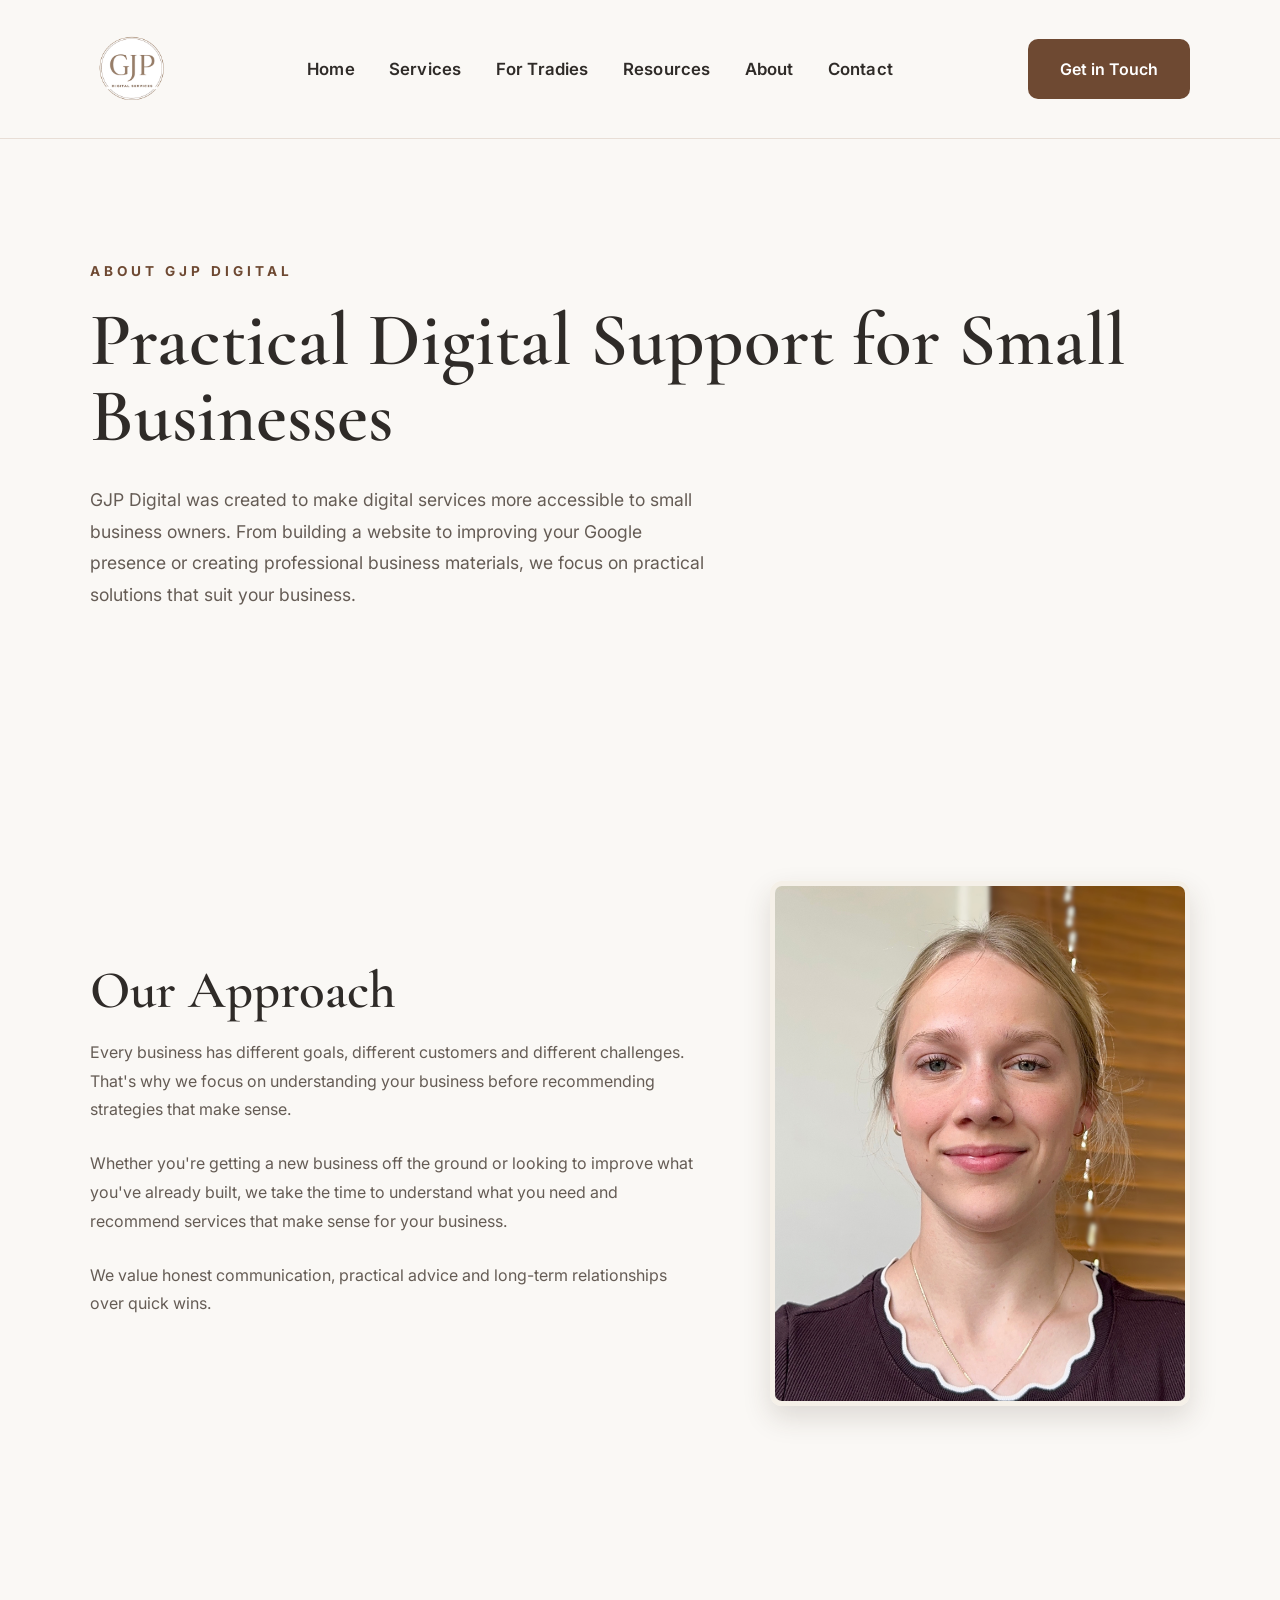
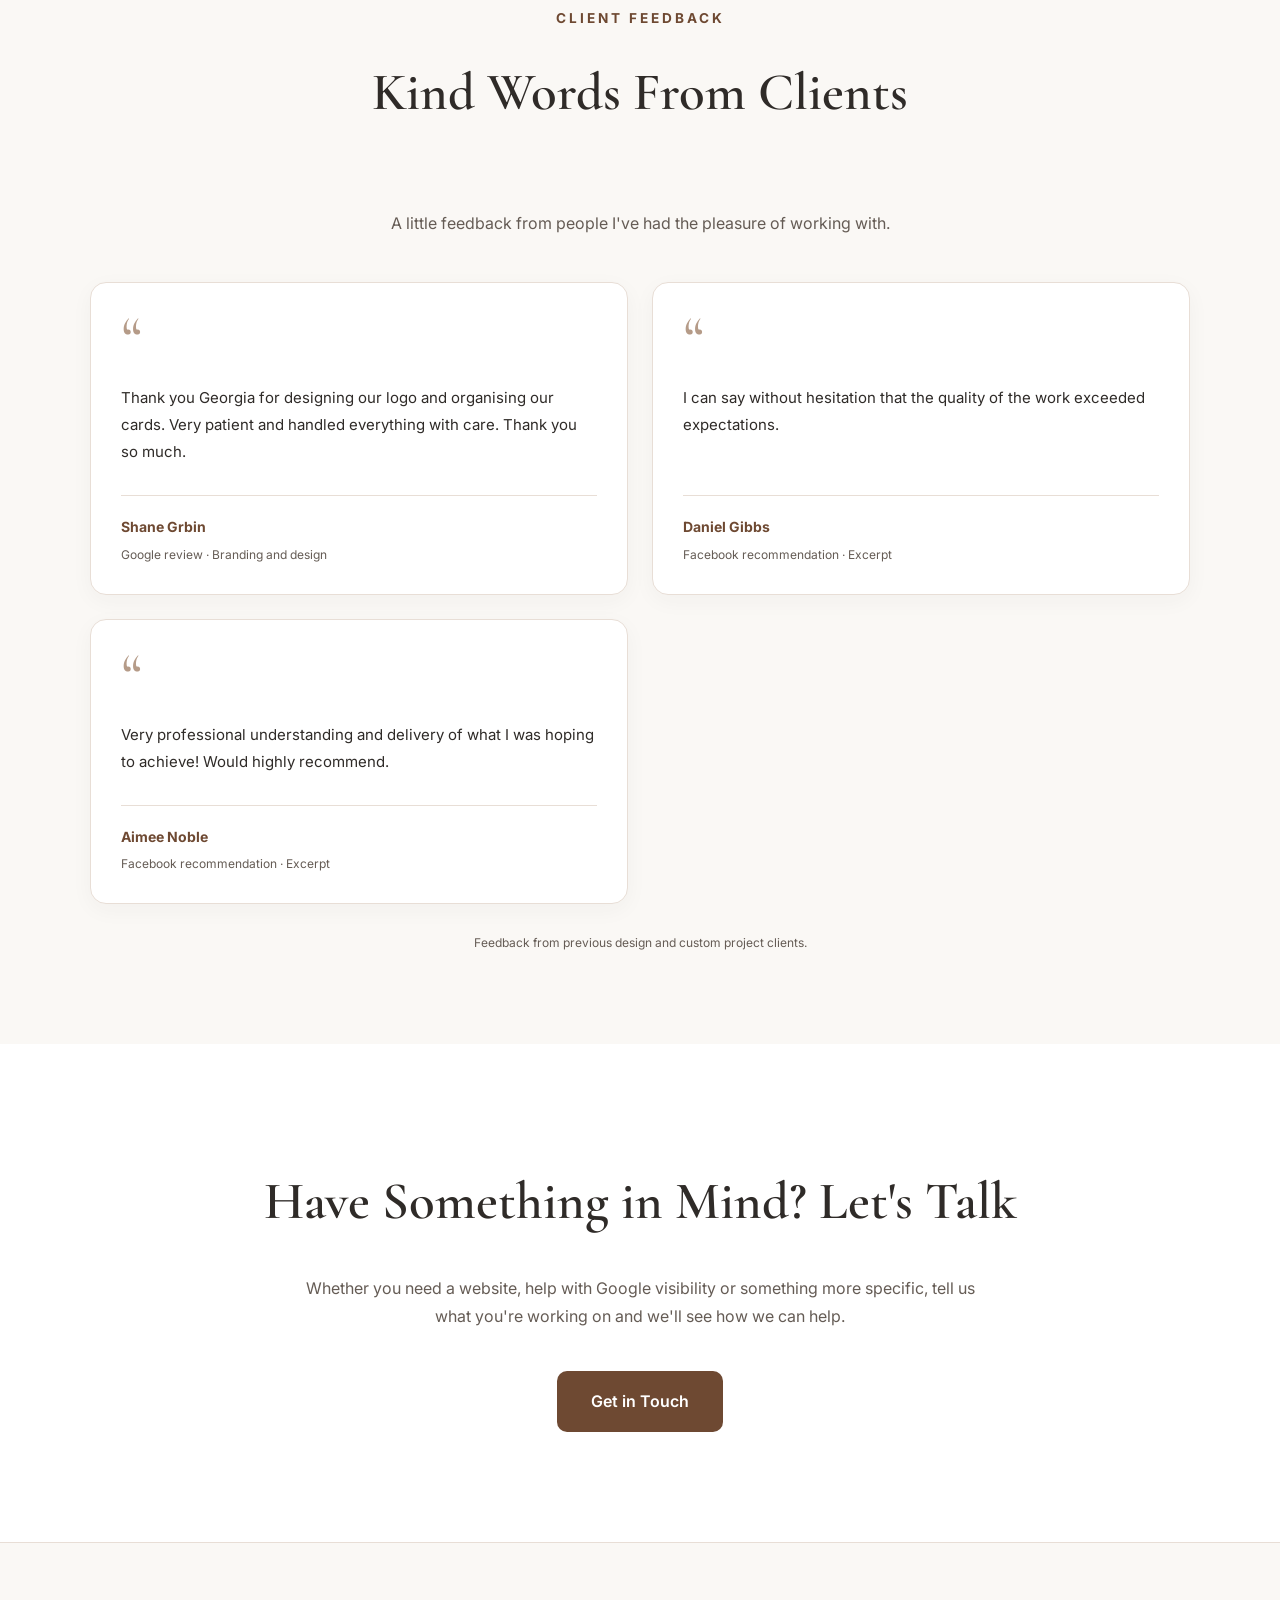
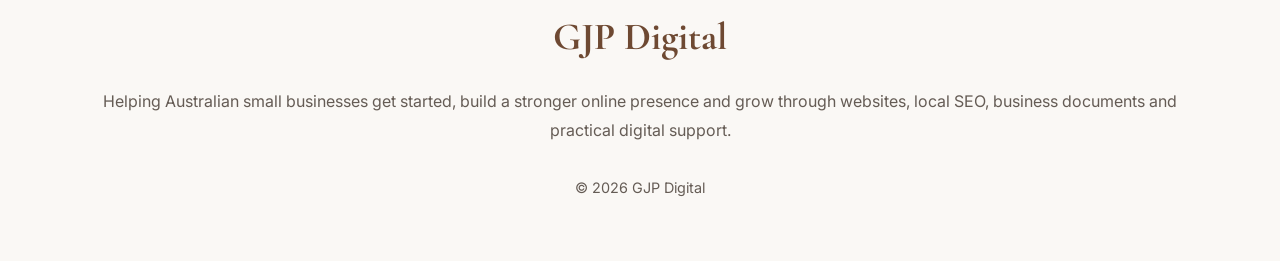
<file: about.html>
<!DOCTYPE html>
<html lang="en-AU">

<head>
    <meta charset="UTF-8">
    <meta name="viewport" content="width=device-width, initial-scale=1.0">

    <title>About GJP Digital | Digital Support for Australian Small Businesses</title>
<meta name="description" content="Get to know GJP Digital and our practical approach to websites, Google visibility, business materials and digital support for Australian small businesses.">
<link rel="canonical" href="https://gjpdigital.com.au/about.html">

    <link rel="preconnect" href="https://fonts.googleapis.com">
    <link rel="preconnect" href="https://fonts.gstatic.com" crossorigin>

    <link href="https://fonts.googleapis.com/css2?family=Cormorant+Garamond:wght@400;500;600;700&family=Inter:wght@300;400;500;600;700&display=swap" rel="stylesheet">
<!-- Favicon -->
<link rel="icon" type="image/png" href="/favicon.png">
    <link rel="stylesheet" href="css/style.css">
</head>

<body>


<header>
    <div class="container">
        <nav>

            <a href="index.html" class="logo">
                <img src="images/logo.png" alt="GJP Digital Logo">
            </a>

            <ul class="nav-links" id="main-navigation">

                <li><a href="index.html">Home</a></li>

                <li class="nav-dropdown">
                    <a href="services.html" class="dropdown-trigger">
                        Services
                    </a>

                    <ul class="dropdown-menu">

                        <li>
                            <a href="services.html">All Services</a>
                        </li>

                        <li>
                            <a href="small-business-websites.html">
                                Website Design &amp; Support
                            </a>
                        </li>

                        <li>
                            <a href="local-seo.html">
                                Google Visibility &amp; Local SEO
                            </a>
                        </li>

                        <li>
                            <a href="custom-documents-business-materials.html">
                                Custom Documents &amp; Business Materials
                            </a>
                        </li>

                    </ul>
                </li>

                <li>
                    <a href="digital-marketing-for-tradies.html">
                        For Tradies
                    </a>
                </li>

                <li>
                    <a href="resources.html">Resources</a>
                </li>

                <li>
                    <a href="about.html">About</a>
                </li>

                <li>
                    <a href="contact.html">Contact</a>
                </li>

            </ul>

            <a href="contact.html" class="nav-button">
                Get in Touch
            </a>

            <button
                class="mobile-menu-toggle"
                type="button"
                aria-label="Open navigation menu"
                aria-expanded="false"
                aria-controls="main-navigation"
            >
                <span></span>
                <span></span>
                <span></span>
            </button>

        </nav>
    </div>
</header>


<section class="hero">

<div class="container">

<p class="eyebrow">
ABOUT GJP DIGITAL
</p>

<h1>
Practical Digital Support for Small Businesses
</h1>

<p class="hero-description">
GJP Digital was created to make digital services more
accessible to small business owners. From building a
website to improving your Google presence or creating
professional business materials, we focus on practical
solutions that suit your business.
</p>

</div>

</section>

<section class="about">

    <div class="container about-grid">

        <div class="about-content">

            <h2>Our Approach</h2>

            <p>
                Every business has different goals, different customers and different challenges.

                That's why we focus on understanding your business before recommending strategies that make sense.
            </p>

            <p>
    Whether you're getting a new business off the ground
    or looking to improve what you've already built,
    we take the time to understand what you need and
    recommend services that make sense for your business.
</p>

            <p>
                We value honest communication, practical advice and long-term relationships over quick wins.
            </p>

        </div>

        <div class="about-image">

            <img src="images/AboutMeSelfie.jpg" alt="Georgia, founder of GJP Digital">

        </div>

    </div>

</section>

<!-- =========================
     TESTIMONIALS
========================== -->

<section class="testimonials">

    <div class="container">

        <div class="section-heading">
            <p>CLIENT FEEDBACK</p>
            <h2>Kind Words From Clients</h2>
        </div>

        <p class="testimonials-intro">
            A little feedback from people I've had the pleasure
            of working with.
        </p>

        <div class="testimonials-grid">

            <article class="testimonial-card">
                <span class="testimonial-quote" aria-hidden="true">“</span>

                <blockquote>
                    Thank you Georgia for designing our logo and
                    organising our cards. Very patient and handled
                    everything with care. Thank you so much.
                </blockquote>

                <div class="testimonial-author">
                    <strong>Shane Grbin</strong>
                    <span>Google review · Branding and design</span>
                </div>
            </article>

            <article class="testimonial-card">
                <span class="testimonial-quote" aria-hidden="true">“</span>

                <blockquote>
                    I can say without hesitation that the quality
                    of the work exceeded expectations.
                </blockquote>

                <div class="testimonial-author">
                    <strong>Daniel Gibbs</strong>
                    <span>Facebook recommendation · Excerpt</span>
                </div>
            </article>

            <article class="testimonial-card">
                <span class="testimonial-quote" aria-hidden="true">“</span>

                <blockquote>
                    Very professional understanding and delivery
                    of what I was hoping to achieve!
                    Would highly recommend.
                </blockquote>

                <div class="testimonial-author">
                    <strong>Aimee Noble</strong>
                    <span>Facebook recommendation · Excerpt</span>
                </div>
            </article>

        </div>

        <p class="testimonials-note">
            Feedback from previous design and custom project clients.
        </p>

    </div>

</section>

<section class="cta">

    <div class="container">

        <h2>Have Something in Mind? Let's Talk</h2>

        <p>
            Whether you need a website, help with Google
            visibility or something more specific, tell us
            what you're working on and we'll see how we can help.
        </p>

        <a href="contact.html" class="btn btn-primary">
            Get in Touch
        </a>

    </div>

</section>

<footer>

<div class="container">

<h3>GJP Digital</h3>

<p>
    Helping Australian small businesses get started,
    build a stronger online presence and grow through
    websites, local SEO, business documents and
    practical digital support.
</p>

<p class="copyright">

© 2026 GJP Digital

</p>

</div>

</footer>

<script src="js/navigation.js" defer></script>

</body>

</html>
</file>
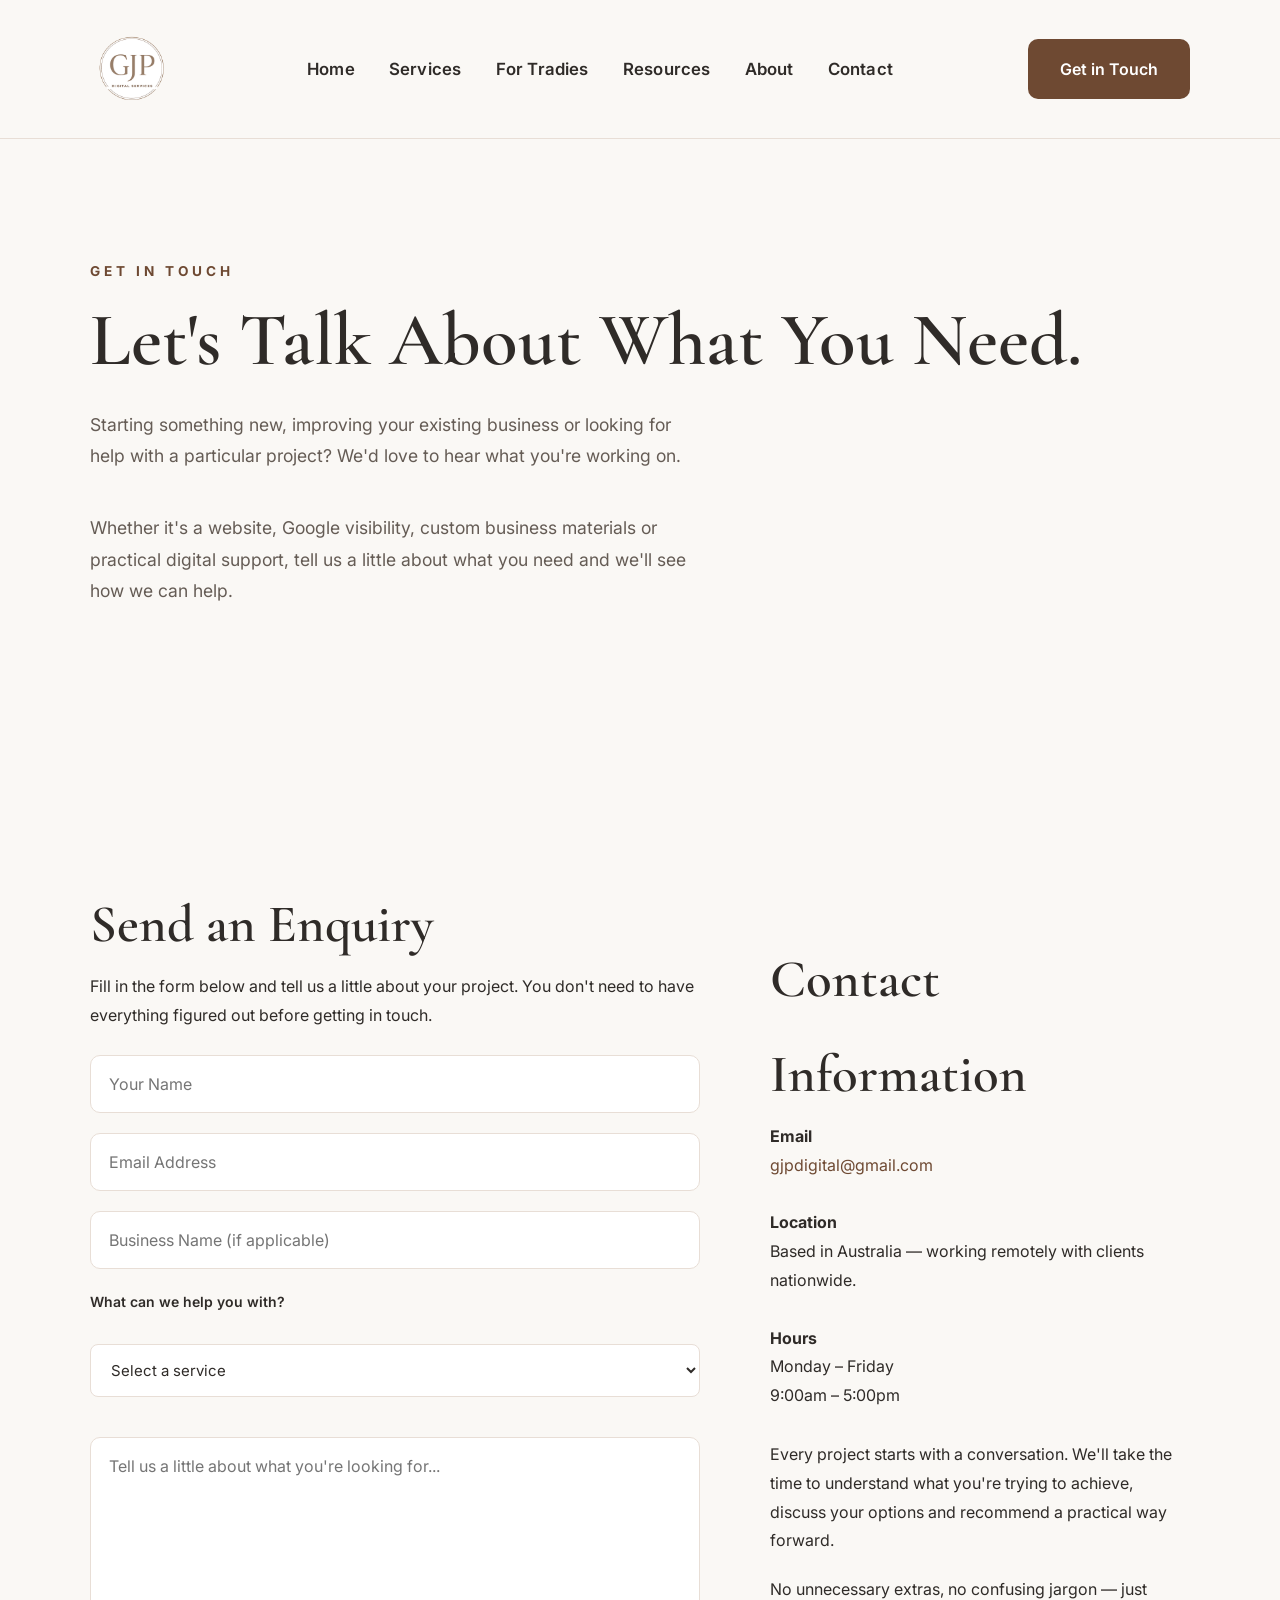
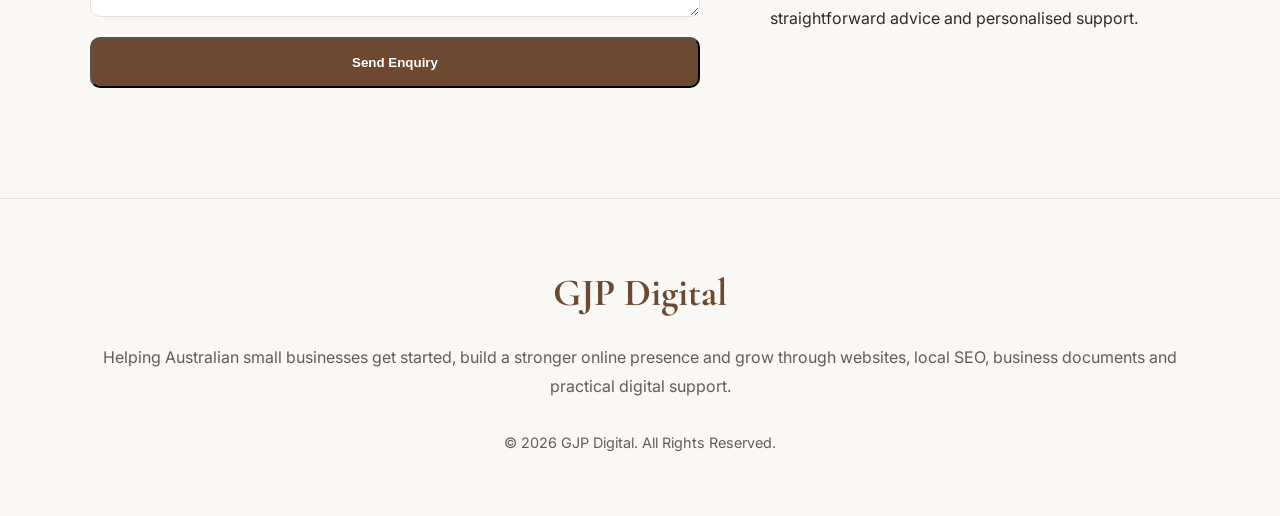
<file: contact.html>
<!DOCTYPE html>
<html lang="en-AU">

<head>
    <meta charset="UTF-8">
    <meta name="viewport" content="width=device-width, initial-scale=1.0">

    <title>Contact GJP Digital | Websites, SEO & Custom Business Materials</title>

    <meta name="description"
          content="Get in touch with GJP Digital for small business websites, Google visibility, custom documents, business materials and practical digital support across Australia.">

    <!-- Google Fonts -->
    <link rel="preconnect" href="https://fonts.googleapis.com">
    <link rel="preconnect" href="https://fonts.gstatic.com" crossorigin>

    <link href="https://fonts.googleapis.com/css2?family=Cormorant+Garamond:wght@400;500;600;700&family=Inter:wght@300;400;500;600;700&display=swap"
          rel="stylesheet">

    <!-- Favicon -->
    <link rel="icon" type="image/png" href="/favicon.png">

    <!-- CSS -->
    <link rel="stylesheet" href="css/style.css">
</head>

<body>

<!-- =========================
     HEADER
========================== -->

<header>
    <div class="container">

        <nav>

            <a href="index.html" class="logo">
                <img src="images/logo.png" alt="GJP Digital Logo">
            </a>

            <ul class="nav-links" id="main-navigation">

                <li>
                    <a href="index.html">Home</a>
                </li>

                <li class="nav-dropdown">

                    <a href="services.html" class="dropdown-trigger">
                        Services
                    </a>

                    <ul class="dropdown-menu">

                        <li>
                            <a href="services.html">
                                All Services
                            </a>
                        </li>

                        <li>
                            <a href="small-business-websites.html">
                                Website Design &amp; Support
                            </a>
                        </li>

                        <li>
                            <a href="local-seo.html">
                                Google Visibility &amp; Local SEO
                            </a>
                        </li>

                        <li>
                            <a href="custom-documents-business-materials.html">
                                Custom Documents &amp; Business Materials
                            </a>
                        </li>

                    </ul>

                </li>

                <li>
                    <a href="digital-marketing-for-tradies.html">
                        For Tradies
                    </a>
                </li>

                <li>
                    <a href="resources.html">
                        Resources
                    </a>
                </li>

                <li>
                    <a href="about.html">About</a>
                </li>

                <li>
                    <a href="contact.html">Contact</a>
                </li>

            </ul>

            <a href="contact.html" class="nav-button">
                Get in Touch
            </a>

            <!-- Mobile Menu Button -->
            <button
                class="mobile-menu-toggle"
                type="button"
                aria-label="Open navigation menu"
                aria-expanded="false"
                aria-controls="main-navigation"
            >
                <span></span>
                <span></span>
                <span></span>
            </button>

        </nav>

    </div>
</header>


<!-- =========================
     CONTACT HERO
========================== -->

<section class="hero">

    <div class="container">

        <p class="eyebrow">
            GET IN TOUCH
        </p>

        <h1>
            Let's Talk About What You Need.
        </h1>

        <p class="hero-description">
            Starting something new, improving your existing
            business or looking for help with a particular project?
            We'd love to hear what you're working on.
        </p>

        <p class="hero-description">
            Whether it's a website, Google visibility,
            custom business materials or practical digital
            support, tell us a little about what you need
            and we'll see how we can help.
        </p>

    </div>

</section>


<!-- =========================
     CONTACT FORM
========================== -->

<section class="about">

    <div class="container about-grid">

        <div>

            <h2>Send an Enquiry</h2>

            <p style="margin-bottom: 25px;">
                Fill in the form below and tell us a little
                about your project. You don't need to have
                everything figured out before getting in touch.
            </p>

            <form
                class="contact-form"
                action="https://formspree.io/f/meaopdla"
                method="POST"
            >

                <input
                    type="text"
                    name="name"
                    placeholder="Your Name"
                    aria-label="Your Name"
                    required
                >

                <input
                    type="email"
                    name="email"
                    placeholder="Email Address"
                    aria-label="Email Address"
                    required
                >

                <input
                    type="text"
                    name="business"
                    placeholder="Business Name (if applicable)"
                    aria-label="Business Name"
                >

                <label for="enquiry-service">
                    What can we help you with?
                </label>

                <select
                    id="enquiry-service"
                    name="service"
                    required
                >
                    <option value="" disabled selected>
                        Select a service
                    </option>

                    <option value="Website Design & Support">
                        Website Design &amp; Support
                    </option>

                    <option value="Google Visibility & Local SEO">
                        Google Visibility &amp; Local SEO
                    </option>

                    <option value="Custom Documents & Business Materials">
                        Custom Documents &amp; Business Materials
                    </option>

                    <option value="Practical Digital Support">
                        Practical Digital Support
                    </option>

                    <option value="Not Sure / Something Else">
                        Not Sure / Something Else
                    </option>

                </select>

                <textarea
                    name="message"
                    placeholder="Tell us a little about what you're looking for..."
                    aria-label="Your Message"
                    required
                ></textarea>

                <button type="submit" class="btn btn-primary">
                    Send Enquiry
                </button>

            </form>

        </div>


        <!-- CONTACT INFORMATION -->

        <div>

            <h2>Contact Information</h2>

            <p>
                <strong>Email</strong><br>
                <a href="mailto:gjpdigital@gmail.com">
                    gjpdigital@gmail.com
                </a>
            </p>

            <br>

            <p>
                <strong>Location</strong><br>
                Based in Australia — working remotely
                with clients nationwide.
            </p>

            <br>

            <p>
                <strong>Hours</strong><br>
                Monday – Friday<br>
                9:00am – 5:00pm
            </p>

            <p style="margin-top: 30px;">
                Every project starts with a conversation.
                We'll take the time to understand what
                you're trying to achieve, discuss your
                options and recommend a practical
                way forward.
            </p>

            <p style="margin-top: 20px;">
                No unnecessary extras, no confusing
                jargon — just straightforward advice
                and personalised support.
            </p>

        </div>

    </div>

</section>


<!-- =========================
     FOOTER
========================== -->

<footer>

    <div class="container">

        <h3>GJP Digital</h3>

        <p>
            Helping Australian small businesses get started,
            build a stronger online presence and grow through
            websites, local SEO, business documents and
            practical digital support.
        </p>

        <p class="copyright">
            © 2026 GJP Digital. All Rights Reserved.
        </p>

    </div>

</footer>


<!-- =========================
     MOBILE NAVIGATION
========================== -->



<script src="js/navigation.js" defer></script>
</body>
</html>
</file>
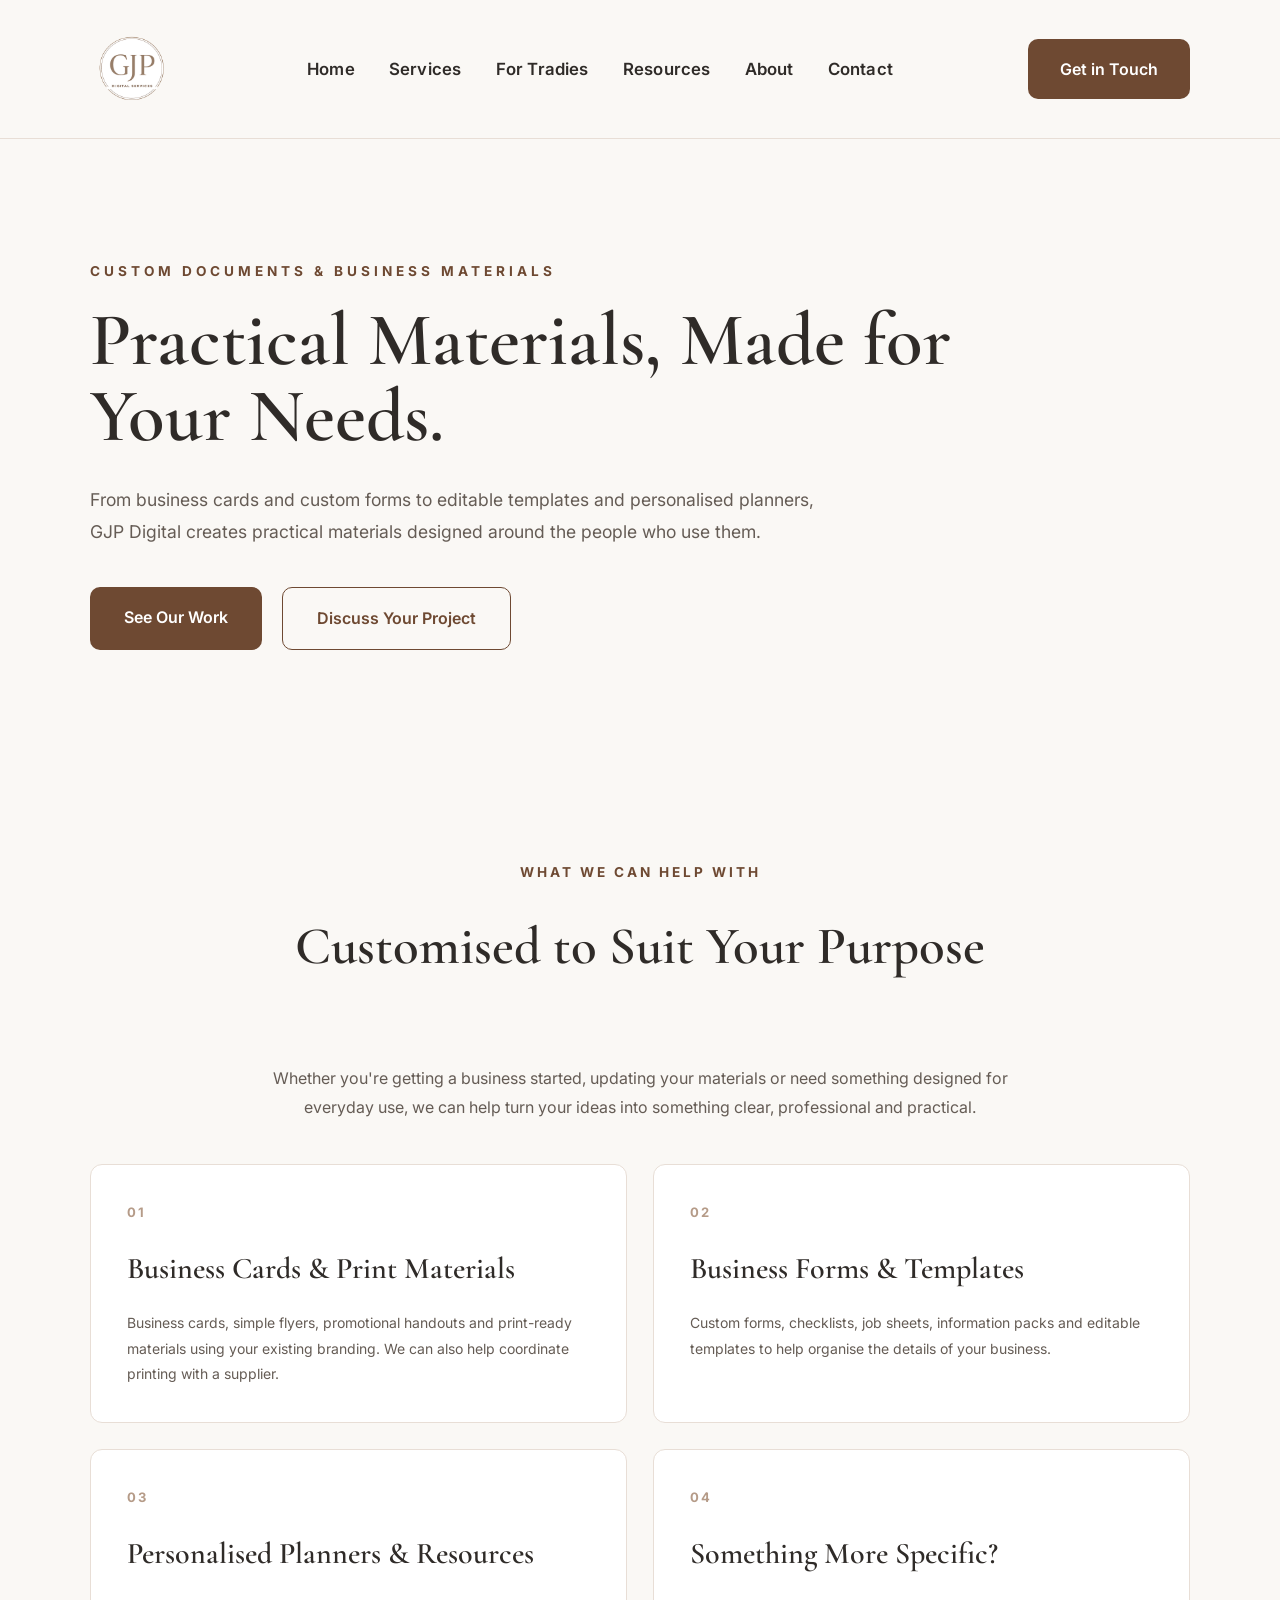
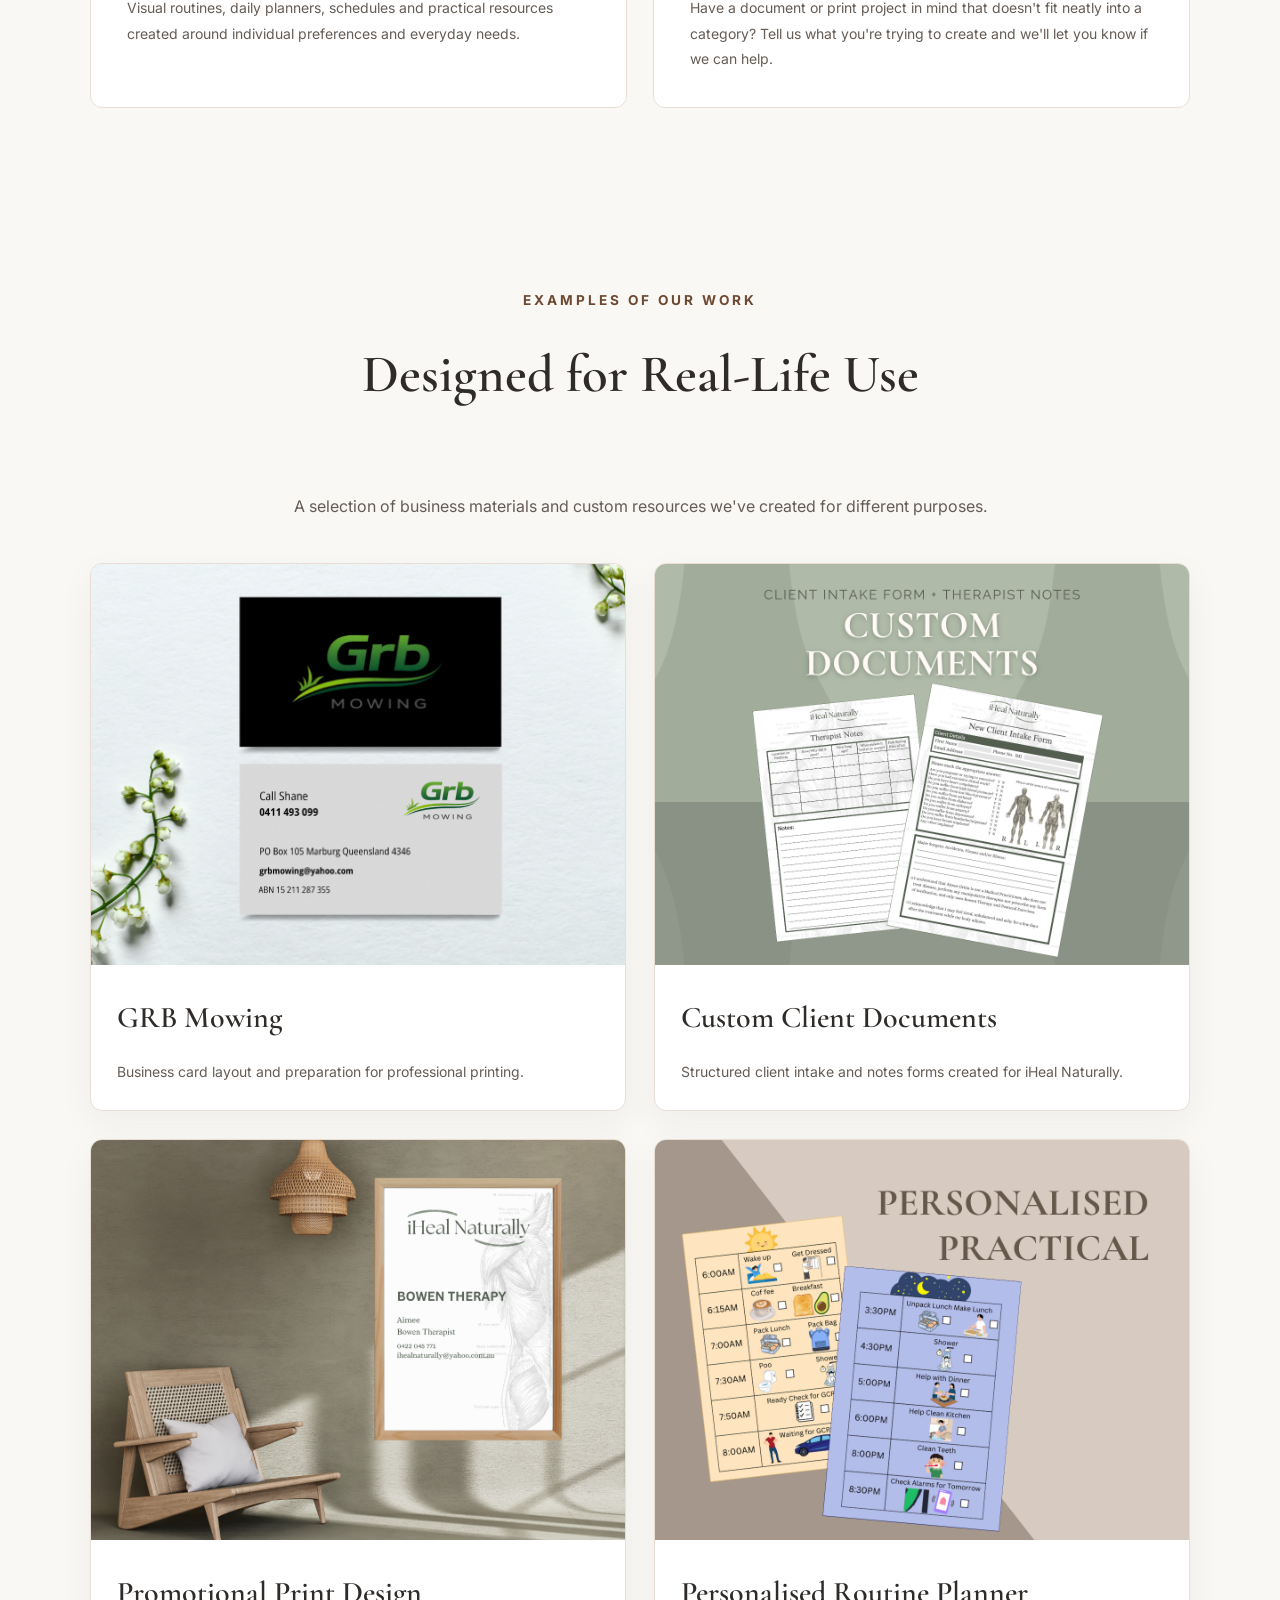
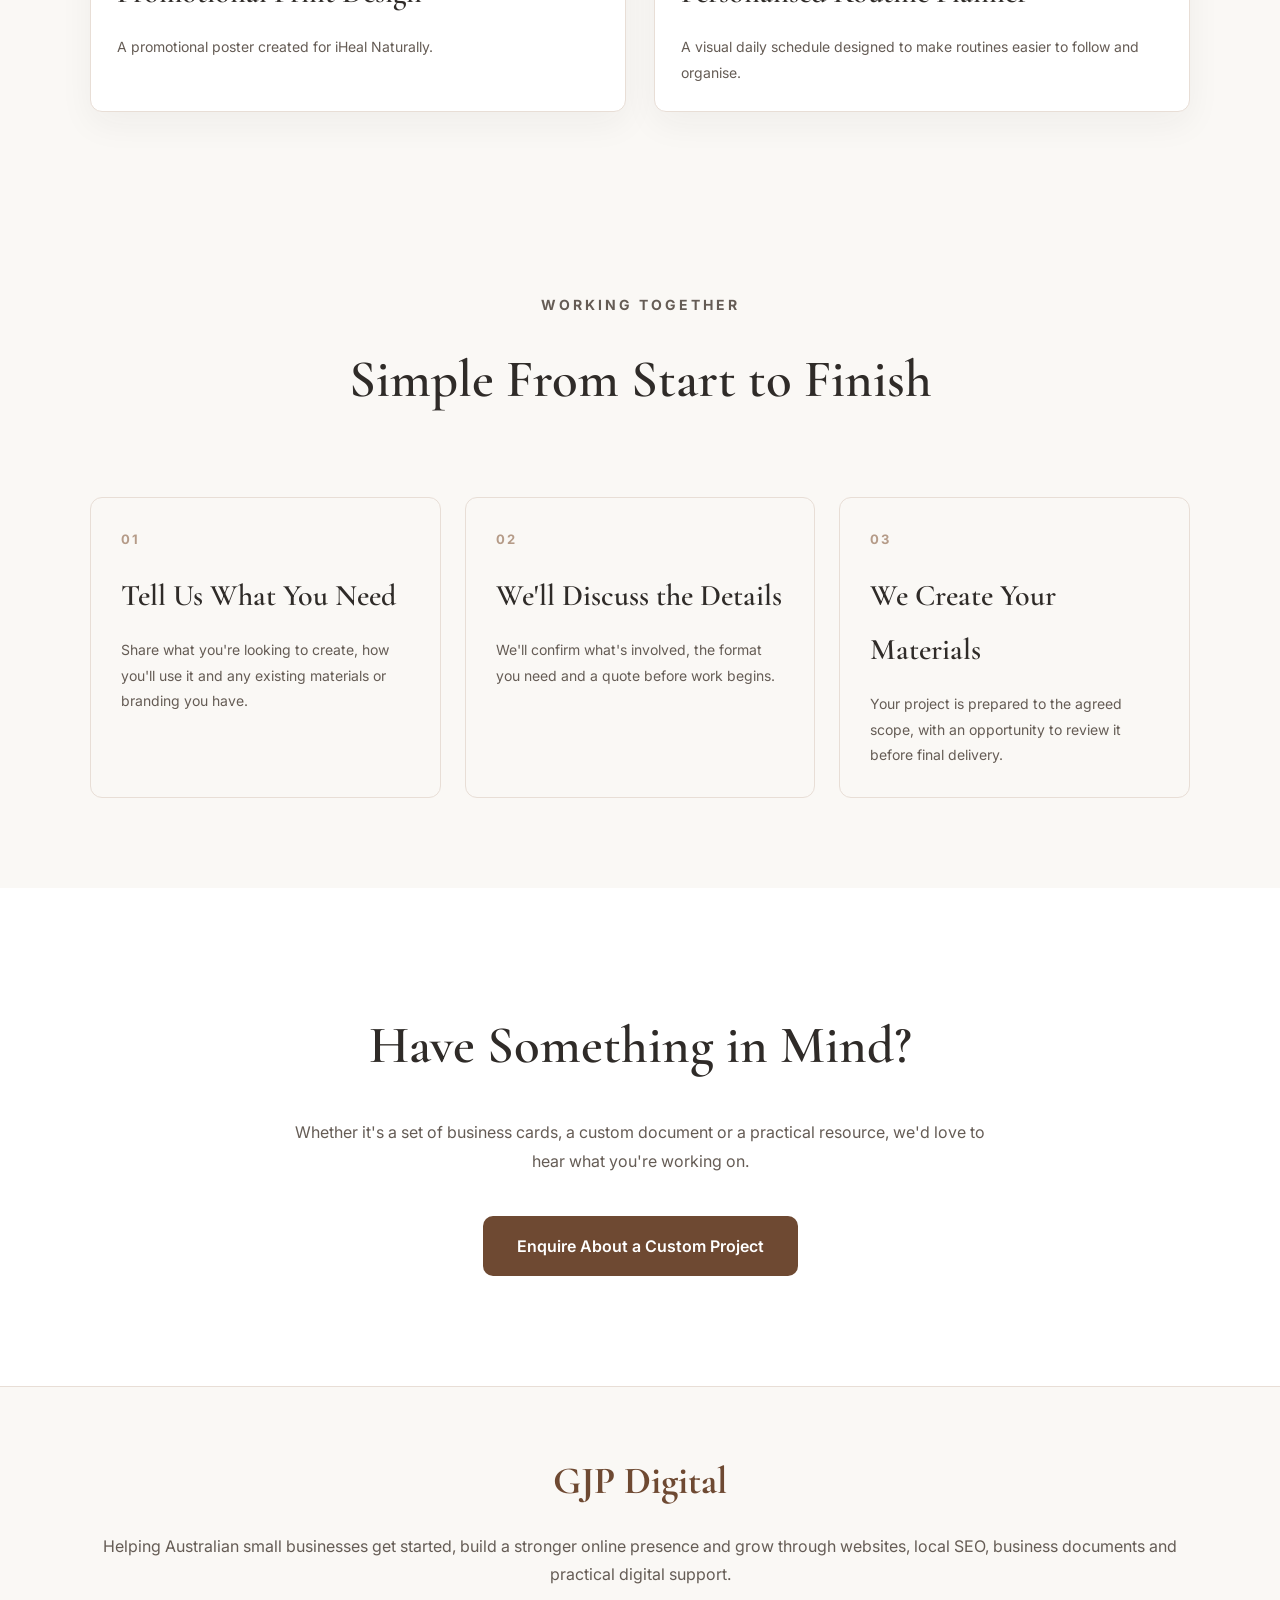
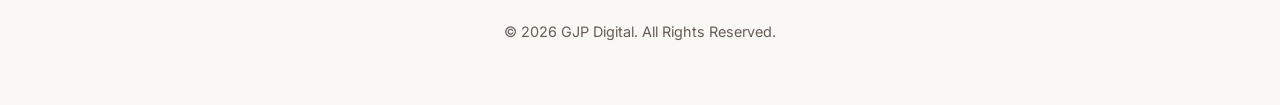
<file: custom-documents-business-materials.html>
<!DOCTYPE html>
<html lang="en-AU">

<head>
    <meta charset="UTF-8">
    <meta name="viewport" content="width=device-width, initial-scale=1.0">

    

<title>Custom Business Documents, Business Cards & Print Materials | GJP Digital</title>
<meta name="description" content="Custom business documents, editable templates, business cards, forms, visual planners and print-ready materials. Practical, personalised design services from GJP Digital.">
    <!-- Google Fonts -->
    <link rel="preconnect" href="https://fonts.googleapis.com">
    <link rel="preconnect" href="https://fonts.gstatic.com" crossorigin>

    <link href="https://fonts.googleapis.com/css2?family=Cormorant+Garamond:wght@400;500;600;700&family=Inter:wght@300;400;500;600;700&display=swap" rel="stylesheet">

    <!-- Favicon -->
    <link rel="icon" type="image/png" href="/favicon.png">

    <!-- CSS -->
    <link rel="stylesheet" href="css/style.css">
</head>


<body>

    
<!-- =========================
     HEADER
========================== -->

<header>
    <div class="container">
        <nav>

            <a href="index.html" class="logo">
                <img src="images/logo.png" alt="GJP Digital Logo">
            </a>

            <ul class="nav-links" id="main-navigation">

                <li><a href="index.html">Home</a></li>

                <li class="nav-dropdown">
                    <a href="services.html" class="dropdown-trigger">
                        Services
                    </a>

                    <ul class="dropdown-menu">

                        <li>
                            <a href="services.html">All Services</a>
                        </li>

                        <li>
                            <a href="small-business-websites.html">
                                Website Design &amp; Support
                            </a>
                        </li>

                        <li>
                            <a href="local-seo.html">
                                Google Visibility &amp; Local SEO
                            </a>
                        </li>

                        <li>
                            <a href="custom-documents-business-materials.html">
                                Custom Documents &amp; Business Materials
                            </a>
                        </li>

                    </ul>
                </li>

                <li>
                    <a href="digital-marketing-for-tradies.html">
                        For Tradies
                    </a>
                </li>

                <li>
                    <a href="resources.html">Resources</a>
                </li>

                <li>
                    <a href="about.html">About</a>
                </li>

                <li>
                    <a href="contact.html">Contact</a>
                </li>

            </ul>

            <a href="contact.html" class="nav-button">
                Get in Touch
            </a>

            <button
                class="mobile-menu-toggle"
                type="button"
                aria-label="Open navigation menu"
                aria-expanded="false"
                aria-controls="main-navigation"
            >
                <span></span>
                <span></span>
                <span></span>
            </button>

        </nav>
    </div>
</header>


    

<!-- =========================
     CUSTOM DOCUMENTS PAGE HERO
========================== -->

<section class="hero custom-docs-hero">
    <div class="container">

        <p class="eyebrow">CUSTOM DOCUMENTS &amp; BUSINESS MATERIALS</p>

        <h1>Practical Materials, Made for Your Needs.</h1>

        <p class="hero-description">
            From business cards and custom forms to editable
            templates and personalised planners, GJP Digital
            creates practical materials designed around
            the people who use them.
        </p>

        <div class="hero-buttons">
            <a href="#custom-docs-work" class="btn btn-primary">
                See Our Work
            </a>
            <a href="contact.html" class="btn btn-secondary">
                Discuss Your Project
            </a>
        </div>

    </div>
</section>


<!-- =========================
     WHAT WE CREATE
========================== -->

<section class="custom-docs-section">
    <div class="container">

        <div class="section-heading">
            <p>WHAT WE CAN HELP WITH</p>
            <h2>Customised to Suit Your Purpose</h2>
        </div>

        <p class="custom-docs-intro">
            Whether you're getting a business started,
            updating your materials or need something
            designed for everyday use, we can help turn
            your ideas into something clear, professional
            and practical.
        </p>

        <div class="custom-docs-grid">

            <article class="custom-docs-card">
                <span class="custom-docs-number">01</span>
                <h3>Business Cards &amp; Print Materials</h3>
                <p>
                    Business cards, simple flyers, promotional
                    handouts and print-ready materials using
                    your existing branding. We can also help
                    coordinate printing with a supplier.
                </p>
            </article>

            <article class="custom-docs-card">
                <span class="custom-docs-number">02</span>
                <h3>Business Forms &amp; Templates</h3>
                <p>
                    Custom forms, checklists, job sheets,
                    information packs and editable templates
                    to help organise the details of your business.
                </p>
            </article>

            <article class="custom-docs-card">
                <span class="custom-docs-number">03</span>
                <h3>Personalised Planners &amp; Resources</h3>
                <p>
                    Visual routines, daily planners, schedules
                    and practical resources created around
                    individual preferences and everyday needs.
                </p>
            </article>

            <article class="custom-docs-card">
                <span class="custom-docs-number">04</span>
                <h3>Something More Specific?</h3>
                <p>
                    Have a document or print project in mind
                    that doesn't fit neatly into a category?
                    Tell us what you're trying to create and
                    we'll let you know if we can help.
                </p>
            </article>

        </div>
    </div>
</section>


<!-- =========================
     PROJECT EXAMPLES
========================== -->

<section class="custom-docs-section custom-docs-work"
         id="custom-docs-work">

    <div class="container">

        <div class="section-heading">
            <p>EXAMPLES OF OUR WORK</p>
            <h2>Designed for Real-Life Use</h2>
        </div>

        <p class="custom-docs-intro">
            A selection of business materials and custom
            resources we've created for different purposes.
        </p>

        <div class="custom-docs-gallery">

            <article class="custom-docs-project">
                <div class="custom-docs-image">
                    <img
                        src="images/grb-mowing-business-cards.webp"
                        alt="GRB Mowing business card design"
                        class="grb-portfolio-image"
                        loading="lazy"
                    >
                </div>
                <div class="custom-docs-project-info">
                    <h3>GRB Mowing</h3>
                    <p>
                        Business card layout and preparation
                        for professional printing.
                    </p>
                </div>
            </article>

            <article class="custom-docs-project">
                <div class="custom-docs-image">
                    <img
                        src="images/iheal-naturally-custom-forms.webp"
                        alt="Custom intake and therapist notes forms for iHeal Naturally"
                        loading="lazy"
                    >
                </div>
                <div class="custom-docs-project-info">
                    <h3>Custom Client Documents</h3>
                    <p>
                        Structured client intake and notes
                        forms created for iHeal Naturally.
                    </p>
                </div>
            </article>

            <article class="custom-docs-project">
                <div class="custom-docs-image">
                    <img
                        src="images/iheal-naturally-poster.webp"
                        alt="iHeal Naturally promotional print poster"
                        loading="lazy"
                    >
                </div>
                <div class="custom-docs-project-info">
                    <h3>Promotional Print Design</h3>
                    <p>
                        A promotional poster created
                        for iHeal Naturally.
                    </p>
                </div>
            </article>

            <article class="custom-docs-project">
                <div class="custom-docs-image">
                    <img
                        src="images/visual-routine-planner.webp"
                        alt="Illustrated daily routine planner with visual prompts and checkboxes"
                        loading="lazy"
                    >
                </div>
                <div class="custom-docs-project-info">
                    <h3>Personalised Routine Planner</h3>
                    <p>
                        A visual daily schedule designed
                        to make routines easier to follow
                        and organise.
                    </p>
                </div>
            </article>

        </div>

    </div>
</section>


<!-- =========================
     HOW IT WORKS
========================== -->

<section class="custom-docs-section custom-docs-process">
    <div class="container">

        <div class="section-heading">
            <p>WORKING TOGETHER</p>
            <h2>Simple From Start to Finish</h2>
        </div>

        <div class="custom-docs-process-grid">

            <article>
                <span>01</span>
                <h3>Tell Us What You Need</h3>
                <p>
                    Share what you're looking to create,
                    how you'll use it and any existing
                    materials or branding you have.
                </p>
            </article>

            <article>
                <span>02</span>
                <h3>We'll Discuss the Details</h3>
                <p>
                    We'll confirm what's involved,
                    the format you need and a quote
                    before work begins.
                </p>
            </article>

            <article>
                <span>03</span>
                <h3>We Create Your Materials</h3>
                <p>
                    Your project is prepared to the
                    agreed scope, with an opportunity
                    to review it before final delivery.
                </p>
            </article>

        </div>

    </div>
</section>


<!-- =========================
     FINAL CTA
========================== -->

<section class="cta">
    <div class="container">

        <h2>Have Something in Mind?</h2>

        <p>
            Whether it's a set of business cards,
            a custom document or a practical resource,
            we'd love to hear what you're working on.
        </p>

        <a href="contact.html" class="btn btn-primary">
            Enquire About a Custom Project
        </a>

    </div>
</section>

    <!-- =========================
         FOOTER
    ========================== -->

    <footer>

        <div class="container">

            <h3>GJP Digital</h3>

            <p>
    Helping Australian small businesses get started,
    build a stronger online presence and grow through
    websites, local SEO, business documents and
    practical digital support.
</p>

            <p class="copyright">
                © 2026 GJP Digital. All Rights Reserved.
            </p>

        </div>

    </footer>



<script src="js/navigation.js" defer></script>


</body>
</html>
</file>
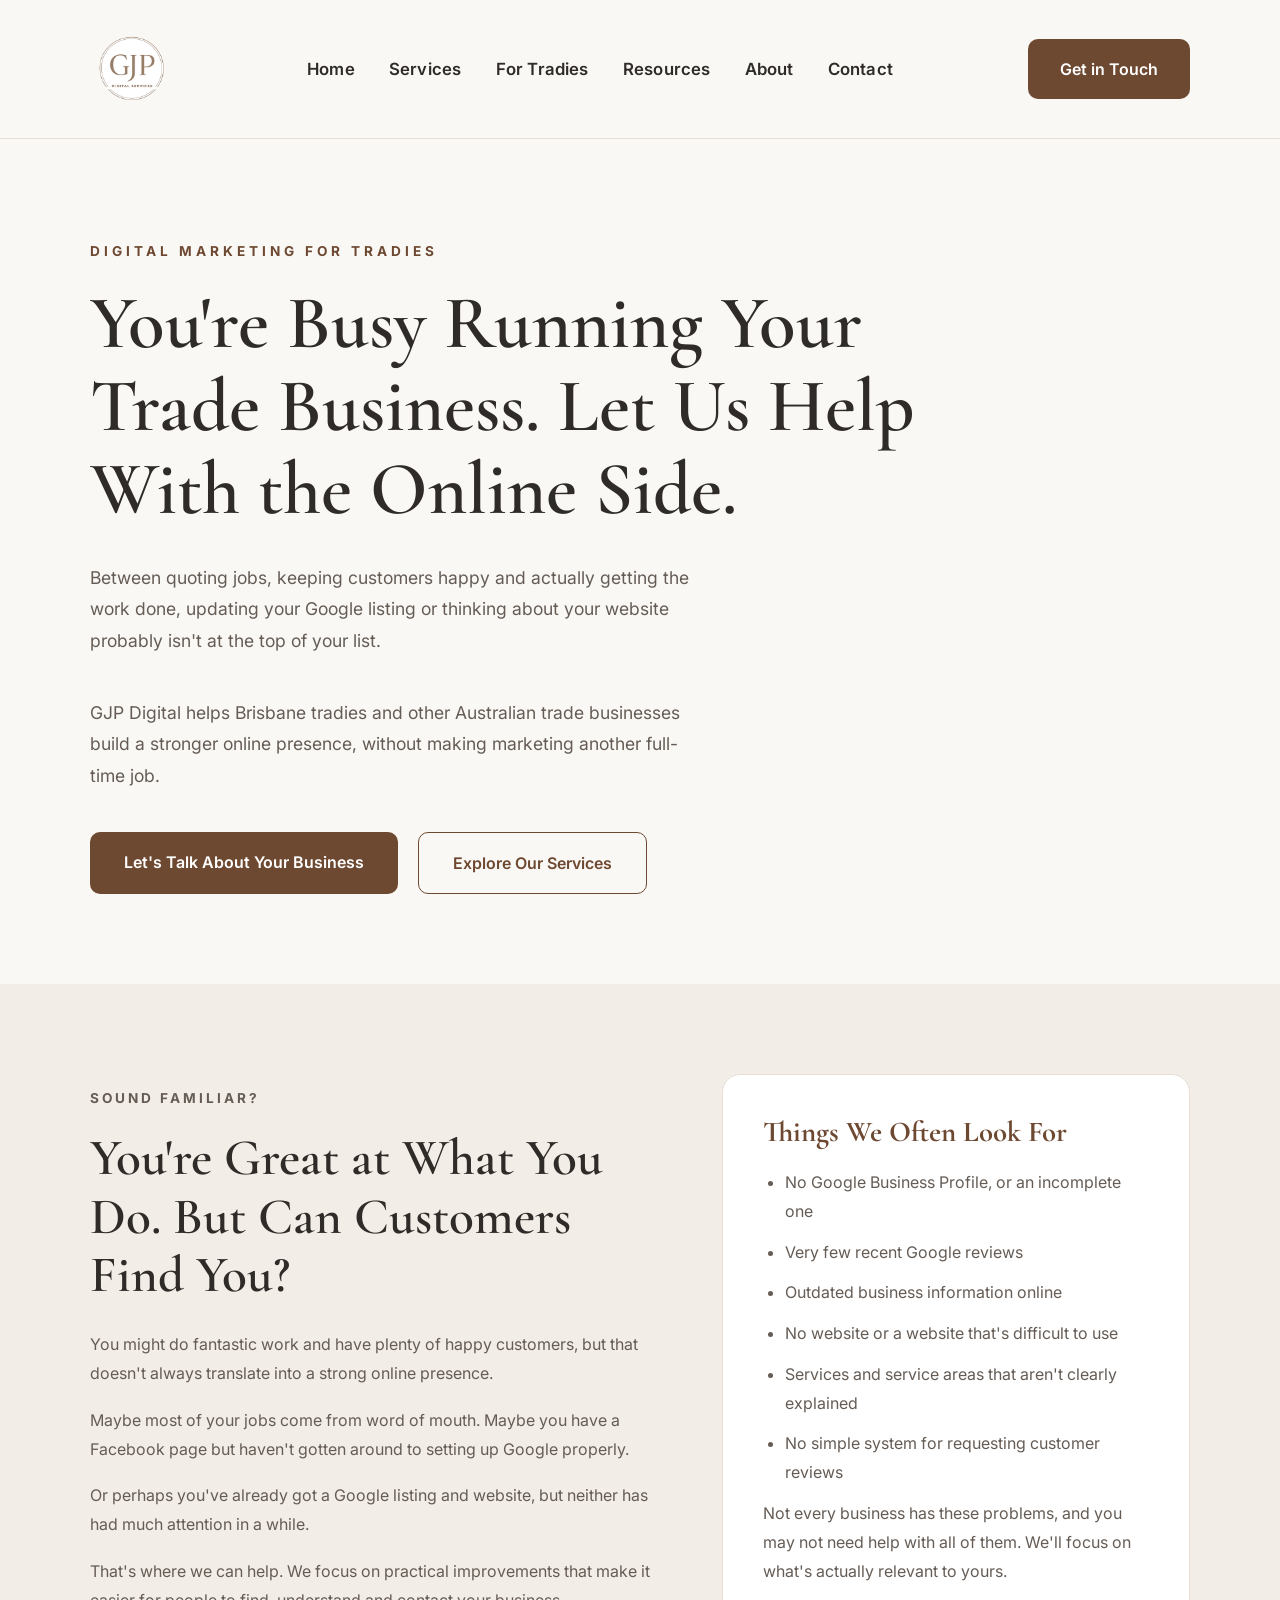
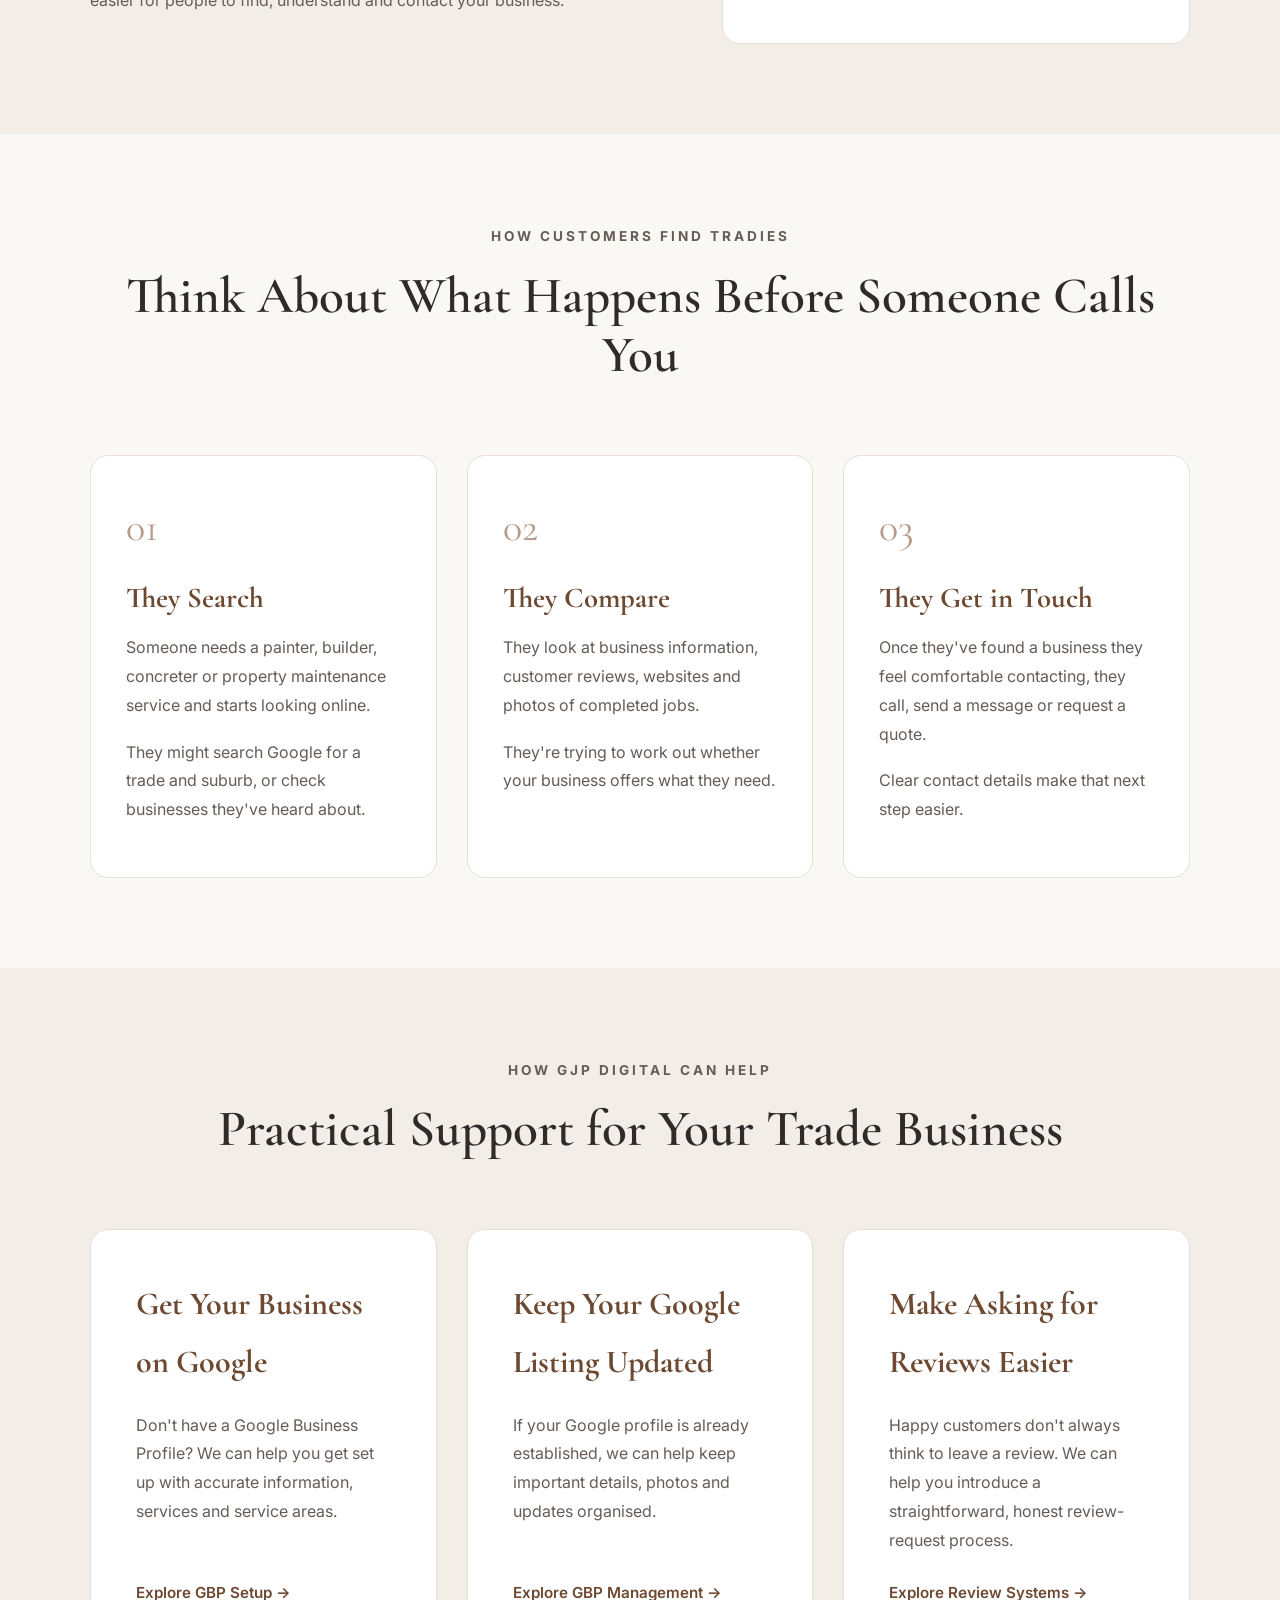
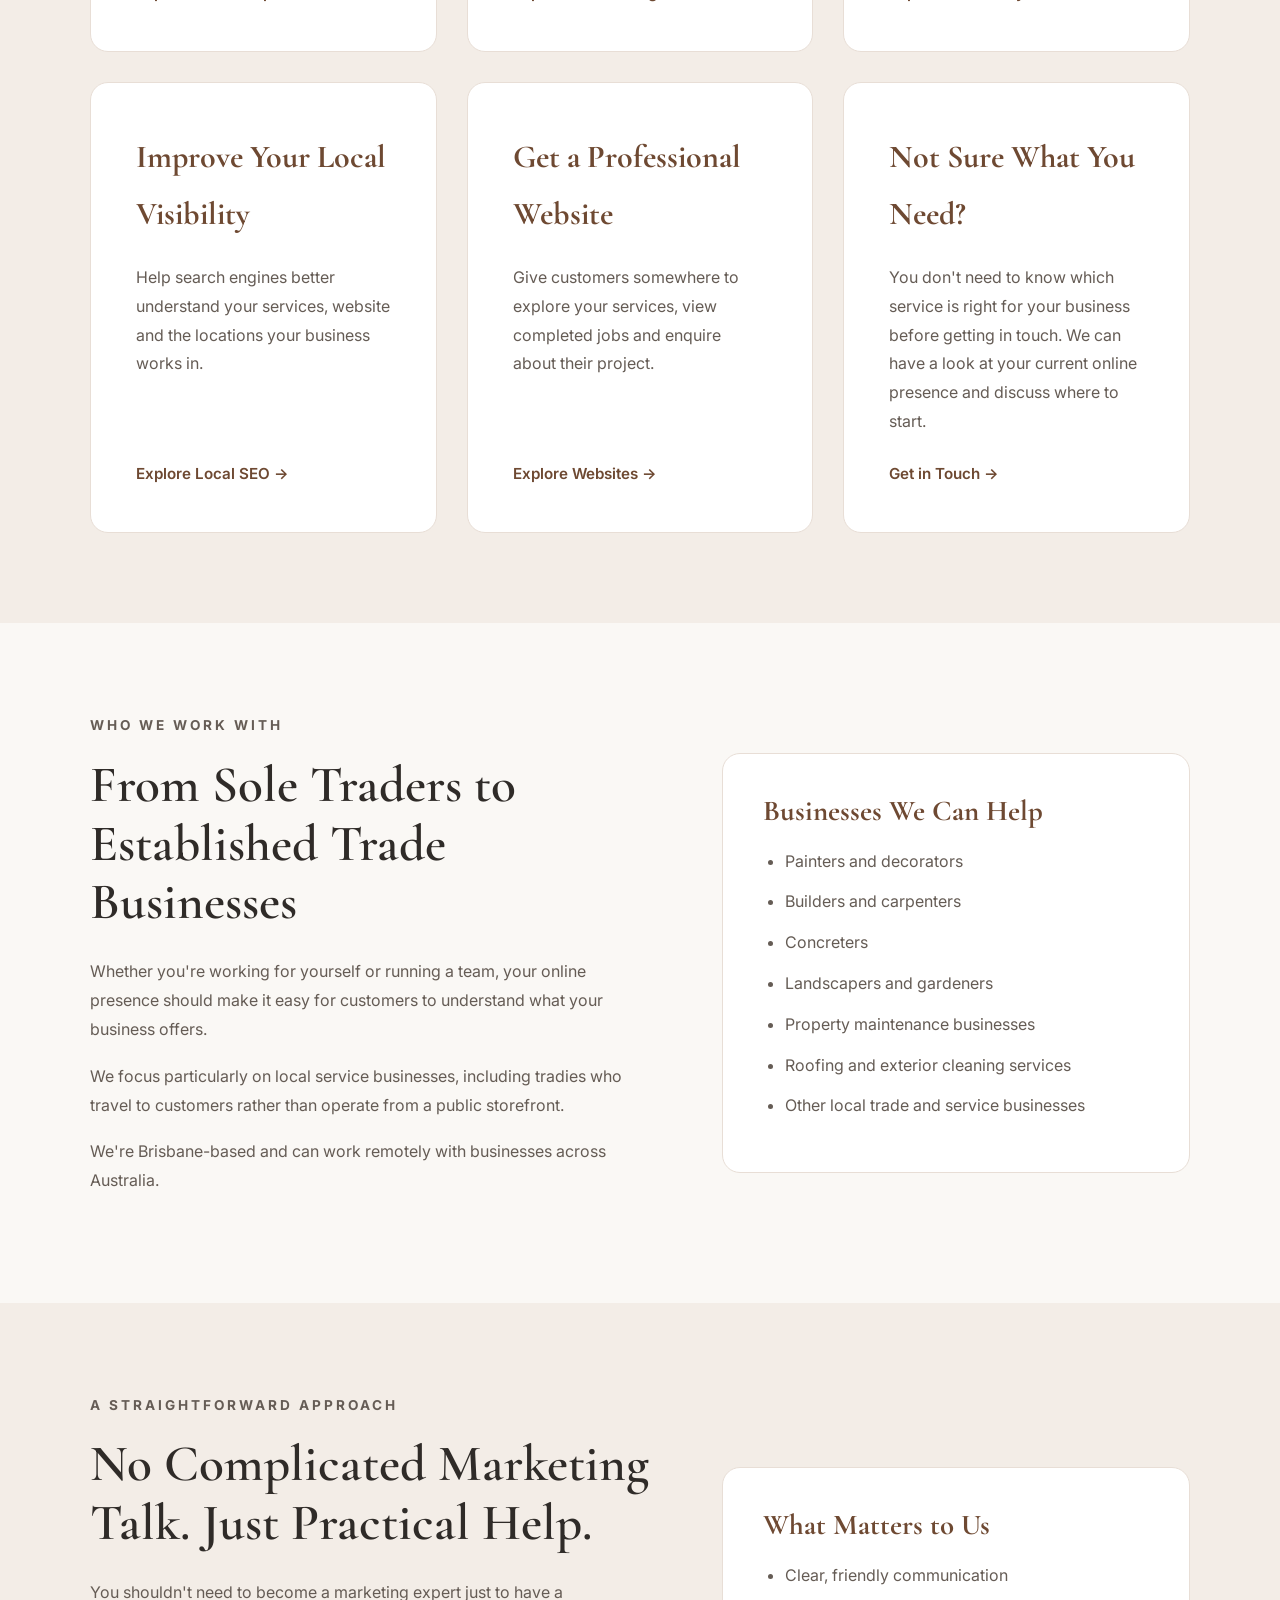
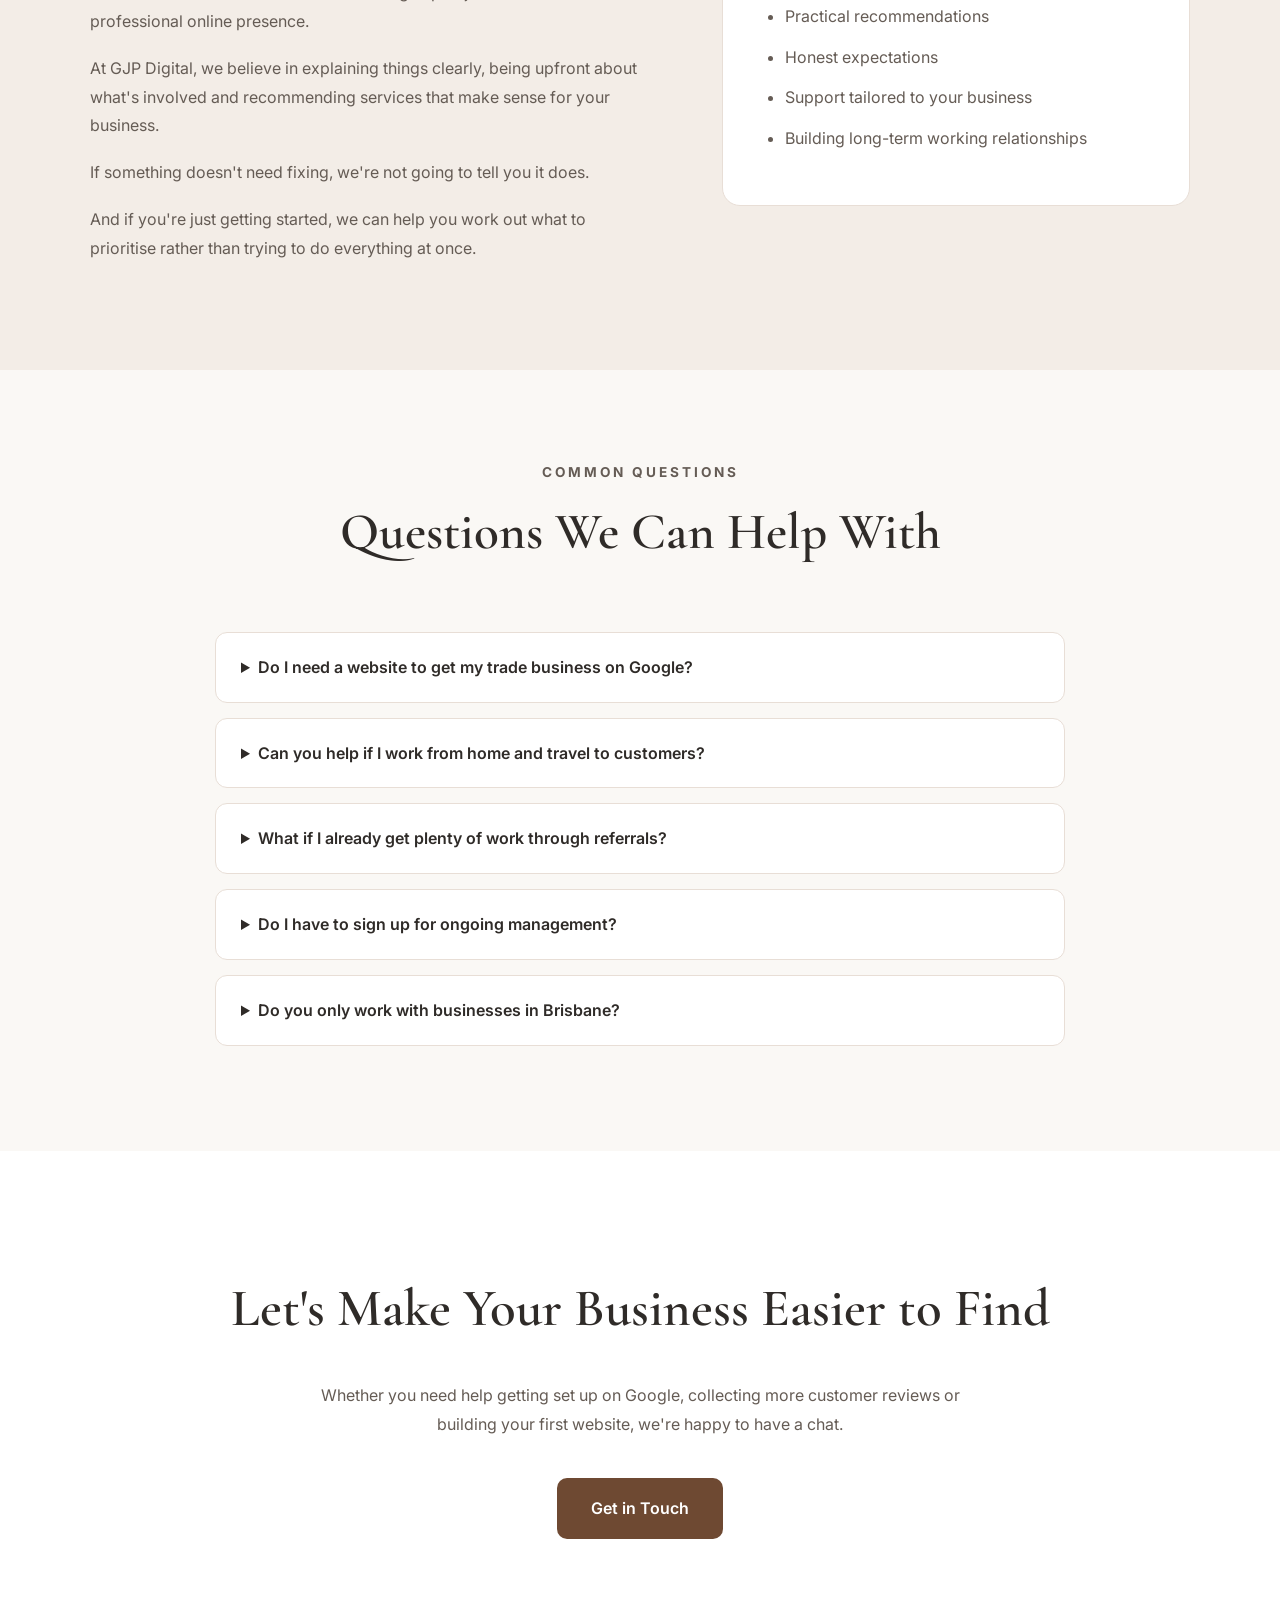
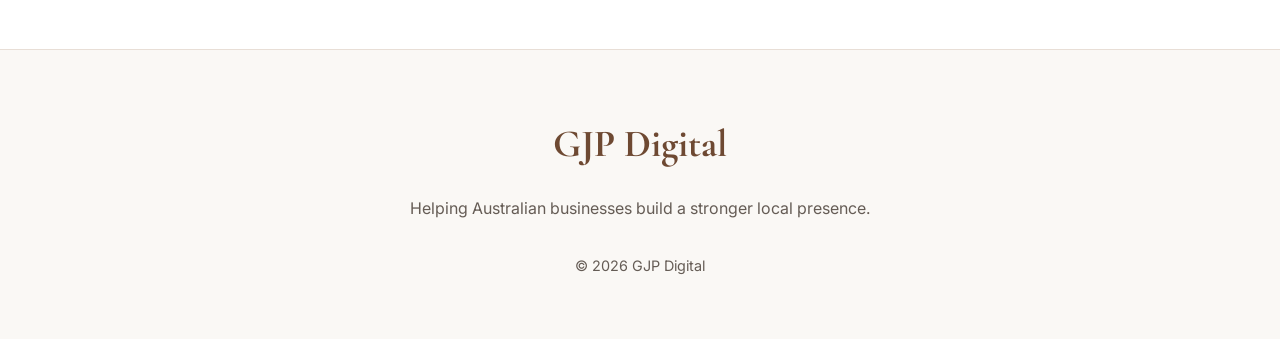
<file: digital-marketing-for-tradies.html>
<!DOCTYPE html>
<html lang="en-AU">

<head>
    <meta charset="UTF-8">
    <meta name="viewport" content="width=device-width, initial-scale=1.0">

    <title>Digital Marketing for Tradies Brisbane | GJP Digital</title>

    <meta name="description" content="Practical digital marketing for Brisbane tradies. GJP Digital helps painters, concreters, builders and other trades with Google Business Profiles, reviews, local SEO and websites.">

    <link rel="preconnect" href="https://fonts.googleapis.com">
    <link rel="preconnect" href="https://fonts.gstatic.com" crossorigin>

    <link href="https://fonts.googleapis.com/css2?family=Cormorant+Garamond:wght@400;500;600;700&family=Inter:wght@300;400;500;600;700&display=swap" rel="stylesheet">
<!-- Favicon -->
<link rel="icon" type="image/png" href="/favicon.png">
    <link rel="stylesheet" href="css/style.css">

</head>

<body>


<!-- =========================
     HEADER
========================== -->

<header>
    <div class="container">
        <nav>

            <a href="index.html" class="logo">
                <img src="images/logo.png" alt="GJP Digital Logo">
            </a>

            <ul class="nav-links" id="main-navigation">

                <li><a href="index.html">Home</a></li>

                <li class="nav-dropdown">
                    <a href="services.html" class="dropdown-trigger">
                        Services
                    </a>

                    <ul class="dropdown-menu">

                        <li>
                            <a href="services.html">All Services</a>
                        </li>

                        <li>
                            <a href="small-business-websites.html">
                                Website Design &amp; Support
                            </a>
                        </li>

                        <li>
                            <a href="local-seo.html">
                                Google Visibility &amp; Local SEO
                            </a>
                        </li>

                        <li>
                            <a href="custom-documents-business-materials.html">
                                Custom Documents &amp; Business Materials
                            </a>
                        </li>

                    </ul>
                </li>

                <li>
                    <a href="digital-marketing-for-tradies.html">
                        For Tradies
                    </a>
                </li>

                <li>
                    <a href="resources.html">Resources</a>
                </li>

                <li>
                    <a href="about.html">About</a>
                </li>

                <li>
                    <a href="contact.html">Contact</a>
                </li>

            </ul>

            <a href="contact.html" class="nav-button">
                Get in Touch
            </a>

            <button
                class="mobile-menu-toggle"
                type="button"
                aria-label="Open navigation menu"
                aria-expanded="false"
                aria-controls="main-navigation"
            >
                <span></span>
                <span></span>
                <span></span>
            </button>

        </nav>
    </div>
</header>


<main>

    <!-- HERO -->

    <section class="service-page-hero">

        <div class="container">

            <p class="eyebrow">DIGITAL MARKETING FOR TRADIES</p>

            <h1>
                You're Busy Running Your Trade Business.
                Let Us Help With the Online Side.
            </h1>

            <p class="hero-description">
                Between quoting jobs, keeping customers happy
                and actually getting the work done, updating
                your Google listing or thinking about your
                website probably isn't at the top of your list.
            </p>

            <p class="hero-description">
                GJP Digital helps Brisbane tradies and other
                Australian trade businesses build a stronger
                online presence, without making marketing
                another full-time job.
            </p>

            <div class="hero-buttons">

                <a href="contact.html" class="btn btn-primary">
                    Let's Talk About Your Business
                </a>

                <a href="services.html" class="btn btn-secondary">
                    Explore Our Services
                </a>

            </div>

        </div>

    </section>

    <!-- UNDERSTANDING TRADIES -->

    <section class="service-detail-section service-section-light">

        <div class="container service-detail-grid">

            <div>

                <p class="section-tag">SOUND FAMILIAR?</p>

                <h2>
                    You're Great at What You Do.
                    But Can Customers Find You?
                </h2>

                <p>
                    You might do fantastic work and have
                    plenty of happy customers, but that
                    doesn't always translate into a
                    strong online presence.
                </p>

                <p>
                    Maybe most of your jobs come from
                    word of mouth. Maybe you have a
                    Facebook page but haven't gotten
                    around to setting up Google properly.
                </p>

                <p>
                    Or perhaps you've already got a
                    Google listing and website, but
                    neither has had much attention
                    in a while.
                </p>

                <p>
                    That's where we can help.
                    We focus on practical improvements
                    that make it easier for people
                    to find, understand and contact
                    your business.
                </p>

            </div>

            <div class="service-info-panel">

                <h3>Things We Often Look For</h3>

                <ul>
                    <li>No Google Business Profile, or an incomplete one</li>
                    <li>Very few recent Google reviews</li>
                    <li>Outdated business information online</li>
                    <li>No website or a website that's difficult to use</li>
                    <li>Services and service areas that aren't clearly explained</li>
                    <li>No simple system for requesting customer reviews</li>
                </ul>

                <p>
                    Not every business has these problems,
                    and you may not need help with all
                    of them. We'll focus on what's
                    actually relevant to yours.
                </p>

            </div>

        </div>

    </section>

    <!-- WHAT CUSTOMERS DO -->

    <section class="service-detail-section">

        <div class="container">

            <div class="section-heading">

                <p>HOW CUSTOMERS FIND TRADIES</p>

                <h2>
                    Think About What Happens Before Someone Calls You
                </h2>

            </div>

            <div class="service-steps">

                <article class="service-step">

                    <span>01</span>

                    <h3>They Search</h3>

                    <p>
                        Someone needs a painter, builder,
                        concreter or property maintenance
                        service and starts looking online.
                    </p>

                    <p>
                        They might search Google for
                        a trade and suburb, or check
                        businesses they've heard about.
                    </p>

                </article>

                <article class="service-step">

                    <span>02</span>

                    <h3>They Compare</h3>

                    <p>
                        They look at business information,
                        customer reviews, websites and
                        photos of completed jobs.
                    </p>

                    <p>
                        They're trying to work out
                        whether your business offers
                        what they need.
                    </p>

                </article>

                <article class="service-step">

                    <span>03</span>

                    <h3>They Get in Touch</h3>

                    <p>
                        Once they've found a business
                        they feel comfortable contacting,
                        they call, send a message
                        or request a quote.
                    </p>

                    <p>
                        Clear contact details make
                        that next step easier.
                    </p>

                </article>

            </div>

        </div>

    </section>

    <!-- SERVICE SOLUTIONS -->

    <section class="service-detail-section service-section-light">

        <div class="container">

            <div class="section-heading">

                <p>HOW GJP DIGITAL CAN HELP</p>

                <h2>
                    Practical Support for Your Trade Business
                </h2>

            </div>

            <div class="services-grid">

                <article class="service-card">

                    <h3>Get Your Business on Google</h3>

                    <p>
                        Don't have a Google Business Profile?
                        We can help you get set up with
                        accurate information, services
                        and service areas.
                    </p>

                    <a href="google-business-profile-setup.html"
                       class="service-link">
                        Explore GBP Setup &rarr;
                    </a>

                </article>

                <article class="service-card">

                    <h3>Keep Your Google Listing Updated</h3>

                    <p>
                        If your Google profile is already
                        established, we can help keep
                        important details, photos and
                        updates organised.
                    </p>

                    <a href="google-business-profile-management.html"
                       class="service-link">
                        Explore GBP Management &rarr;
                    </a>

                </article>

                <article class="service-card">

                    <h3>Make Asking for Reviews Easier</h3>

                    <p>
                        Happy customers don't always
                        think to leave a review.
                        We can help you introduce
                        a straightforward, honest
                        review-request process.
                    </p>

                    <a href="google-review-systems.html"
                       class="service-link">
                        Explore Review Systems &rarr;
                    </a>

                </article>

                <article class="service-card">

                    <h3>Improve Your Local Visibility</h3>

                    <p>
                        Help search engines better
                        understand your services,
                        website and the locations
                        your business works in.
                    </p>

                    <a href="local-seo.html"
                       class="service-link">
                        Explore Local SEO &rarr;
                    </a>

                </article>

                <article class="service-card">

                    <h3>Get a Professional Website</h3>

                    <p>
                        Give customers somewhere
                        to explore your services,
                        view completed jobs and
                        enquire about their project.
                    </p>

                    <a href="small-business-websites.html"
                       class="service-link">
                        Explore Websites &rarr;
                    </a>

                </article>

                <article class="service-card">

                    <h3>Not Sure What You Need?</h3>

                    <p>
                        You don't need to know which
                        service is right for your
                        business before getting in touch.
                        We can have a look at your
                        current online presence and
                        discuss where to start.
                    </p>

                    <a href="contact.html"
                       class="service-link">
                        Get in Touch &rarr;
                    </a>

                </article>

            </div>

        </div>

    </section>

    <!-- TYPES OF TRADES -->

    <section class="service-detail-section">

        <div class="container service-detail-grid">

            <div>

                <p class="section-tag">WHO WE WORK WITH</p>

                <h2>
                    From Sole Traders to Established Trade Businesses
                </h2>

                <p>
                    Whether you're working for yourself
                    or running a team, your online
                    presence should make it easy
                    for customers to understand
                    what your business offers.
                </p>

                <p>
                    We focus particularly on local
                    service businesses, including
                    tradies who travel to customers
                    rather than operate from
                    a public storefront.
                </p>

                <p>
                    We're Brisbane-based and can
                    work remotely with businesses
                    across Australia.
                </p>

            </div>

            <div class="service-info-panel">

                <h3>Businesses We Can Help</h3>

                <ul>
                    <li>Painters and decorators</li>
                    <li>Builders and carpenters</li>
                    <li>Concreters</li>
                    <li>Landscapers and gardeners</li>
                    <li>Property maintenance businesses</li>
                    <li>Roofing and exterior cleaning services</li>
                    <li>Other local trade and service businesses</li>
                </ul>

            </div>

        </div>

    </section>

    <!-- WHY GJP -->

    <section class="service-detail-section service-section-light">

        <div class="container service-detail-grid">

            <div>

                <p class="section-tag">A STRAIGHTFORWARD APPROACH</p>

                <h2>
                    No Complicated Marketing Talk.
                    Just Practical Help.
                </h2>

                <p>
                    You shouldn't need to become a
                    marketing expert just to have
                    a professional online presence.
                </p>

                <p>
                    At GJP Digital, we believe in
                    explaining things clearly,
                    being upfront about what's
                    involved and recommending
                    services that make sense
                    for your business.
                </p>

                <p>
                    If something doesn't need
                    fixing, we're not going to
                    tell you it does.
                </p>

                <p>
                    And if you're just getting
                    started, we can help you
                    work out what to prioritise
                    rather than trying to do
                    everything at once.
                </p>

            </div>

            <div class="service-info-panel">

                <h3>What Matters to Us</h3>

                <ul>
                    <li>Clear, friendly communication</li>
                    <li>Practical recommendations</li>
                    <li>Honest expectations</li>
                    <li>Support tailored to your business</li>
                    <li>Building long-term working relationships</li>
                </ul>

            </div>

        </div>

    </section>

    <!-- FAQ -->

    <section class="service-detail-section">

        <div class="container service-faq">

            <div class="section-heading">

                <p>COMMON QUESTIONS</p>

                <h2>Questions We Can Help With</h2>

            </div>

            <details>

                <summary>
                    Do I need a website to get my trade business on Google?
                </summary>

                <p>
                    No. Eligible trade businesses can
                    have a Google Business Profile
                    without a website. A website
                    can provide additional information
                    for potential customers, but
                    it isn't a requirement for
                    having a Google listing.
                </p>

            </details>

            <details>

                <summary>
                    Can you help if I work from home and travel to customers?
                </summary>

                <p>
                    Yes. Many tradies operate as
                    service-area businesses.
                    Depending on Google's eligibility
                    requirements, you may be able
                    to have a Google Business Profile
                    that shows your service areas
                    without displaying your
                    home address publicly.
                </p>

            </details>

            <details>

                <summary>
                    What if I already get plenty of work through referrals?
                </summary>

                <p>
                    That's a great position to be in.
                    You may not need extensive
                    marketing services. Having
                    accurate information online
                    can still help referred
                    customers check your business
                    and get in touch.
                </p>

            </details>

            <details>

                <summary>
                    Do I have to sign up for ongoing management?
                </summary>

                <p>
                    No. Some services can be
                    completed as one-off projects,
                    while others involve ongoing
                    support. We'll explain
                    the options before you commit.
                </p>

            </details>

            <details>

                <summary>
                    Do you only work with businesses in Brisbane?
                </summary>

                <p>
                    No. GJP Digital is Brisbane-based,
                    but many of our services can
                    be provided remotely to eligible
                    businesses across Australia.
                </p>

            </details>

        </div>

    </section>

    <!-- FINAL CTA -->

    <section class="cta">

        <div class="container">

            <h2>
                Let's Make Your Business Easier to Find
            </h2>

            <p>
                Whether you need help getting set
                up on Google, collecting more
                customer reviews or building
                your first website, we're
                happy to have a chat.
            </p>

            <a href="contact.html" class="btn btn-primary">
                Get in Touch
            </a>

        </div>

    </section>

</main>

<!-- FOOTER -->

<footer>

    <div class="container">

        <h3>GJP Digital</h3>

        <p>
            Helping Australian businesses build
            a stronger local presence.
        </p>

        <p class="copyright">
            &copy; 2026 GJP Digital
        </p>

    </div>

</footer>

<script src="js/navigation.js" defer></script>

</body>
</html>
</file>
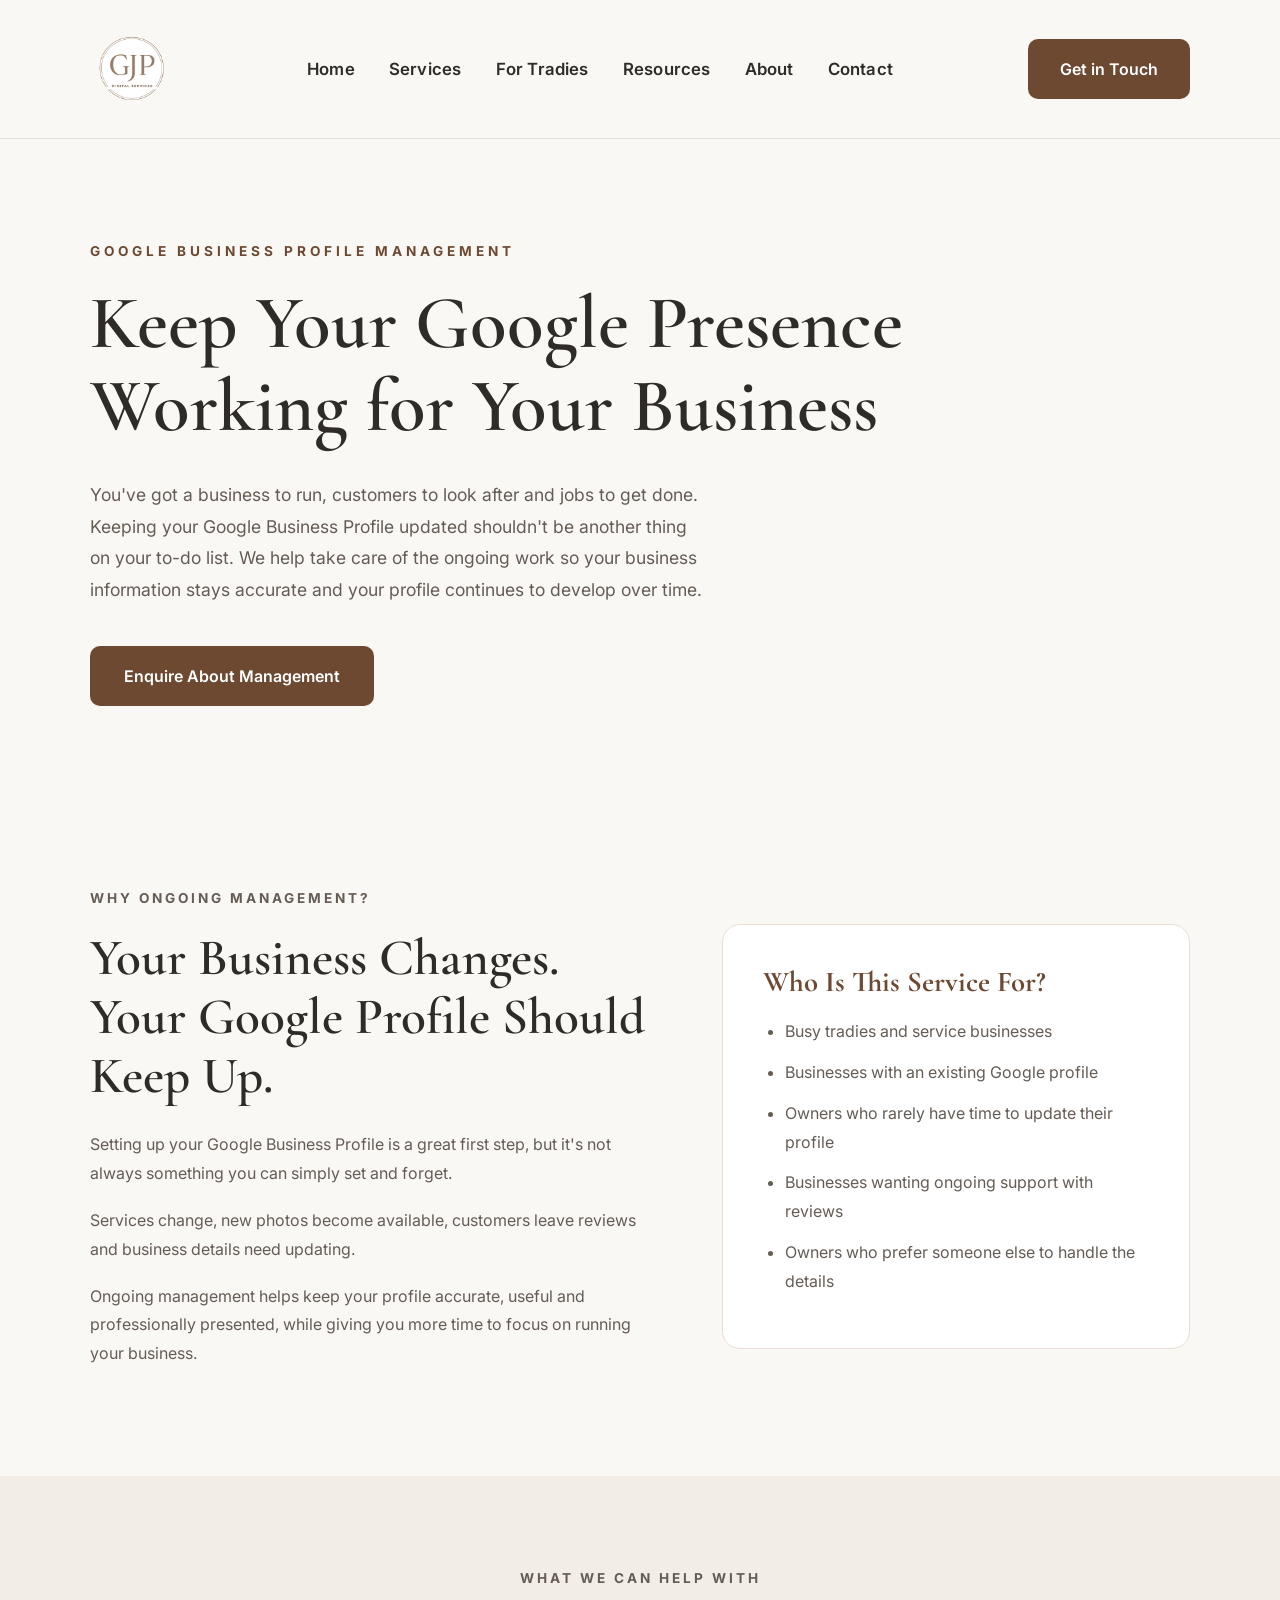
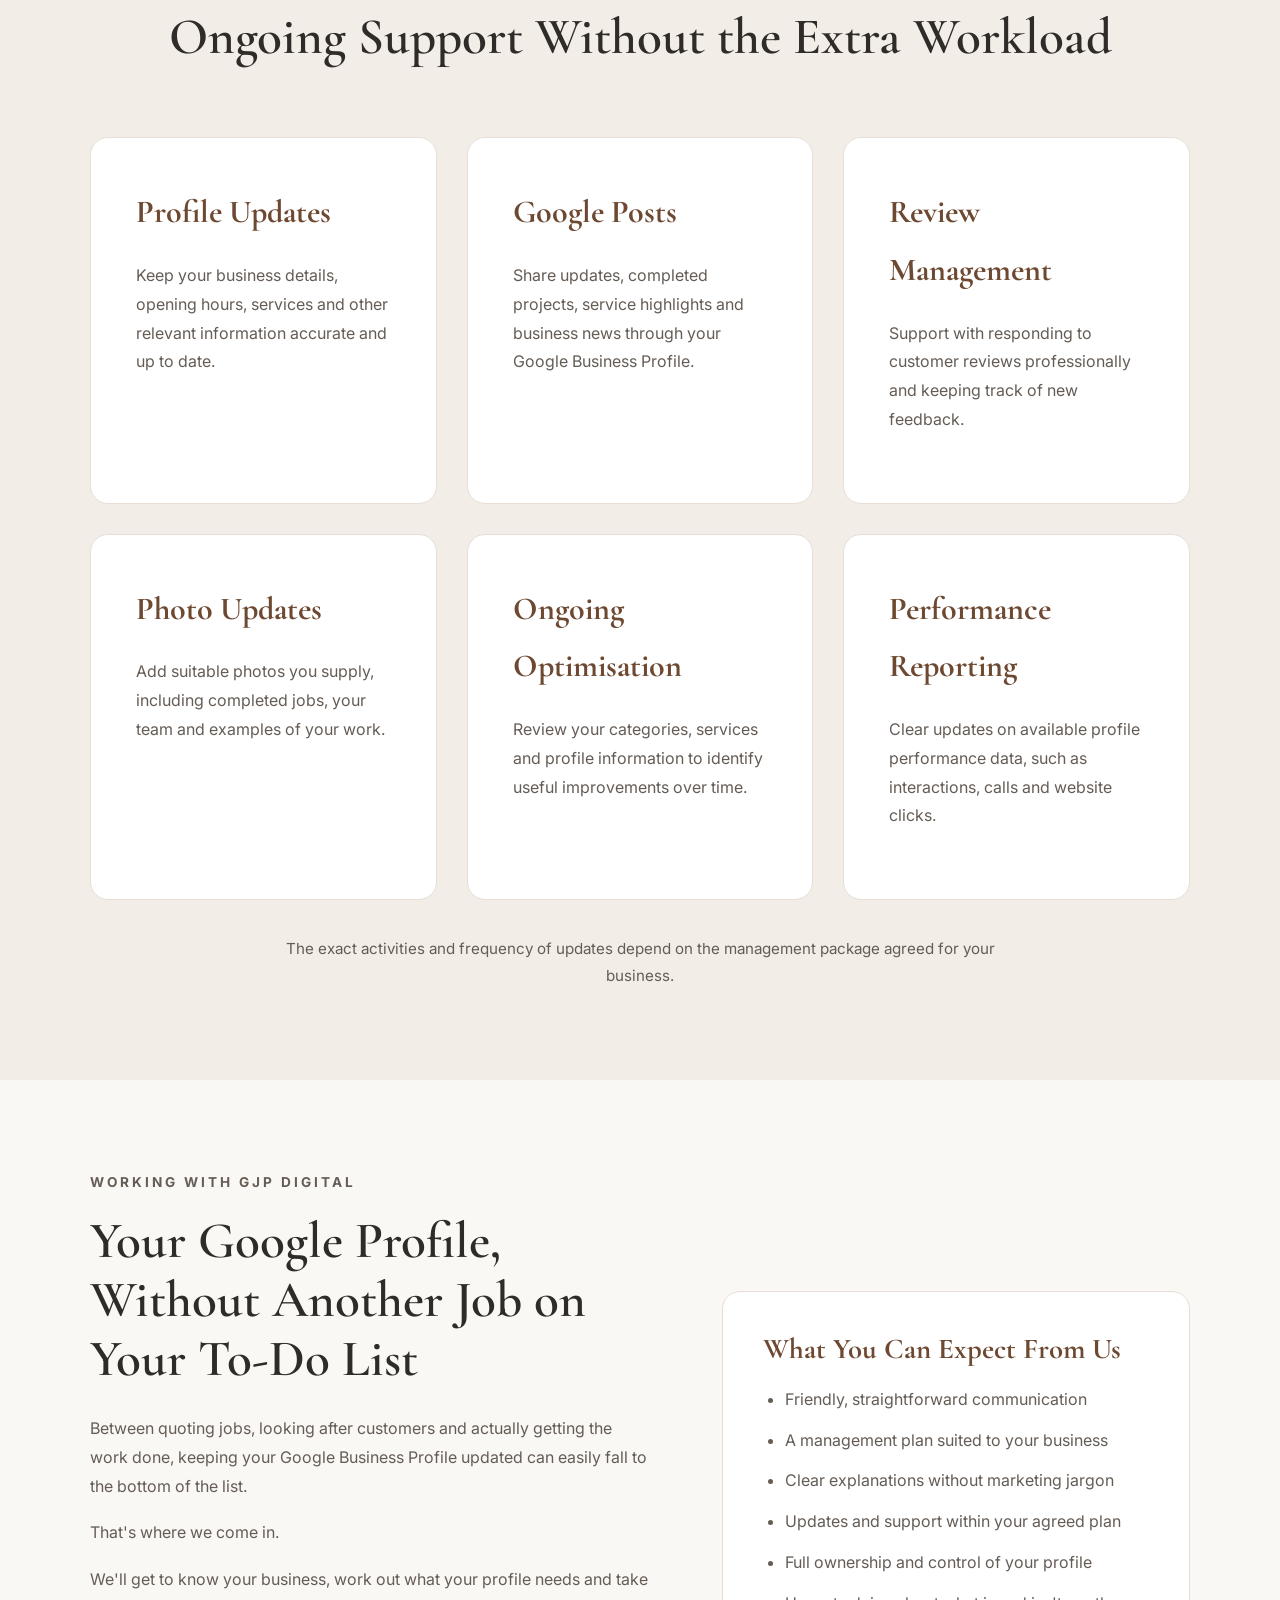
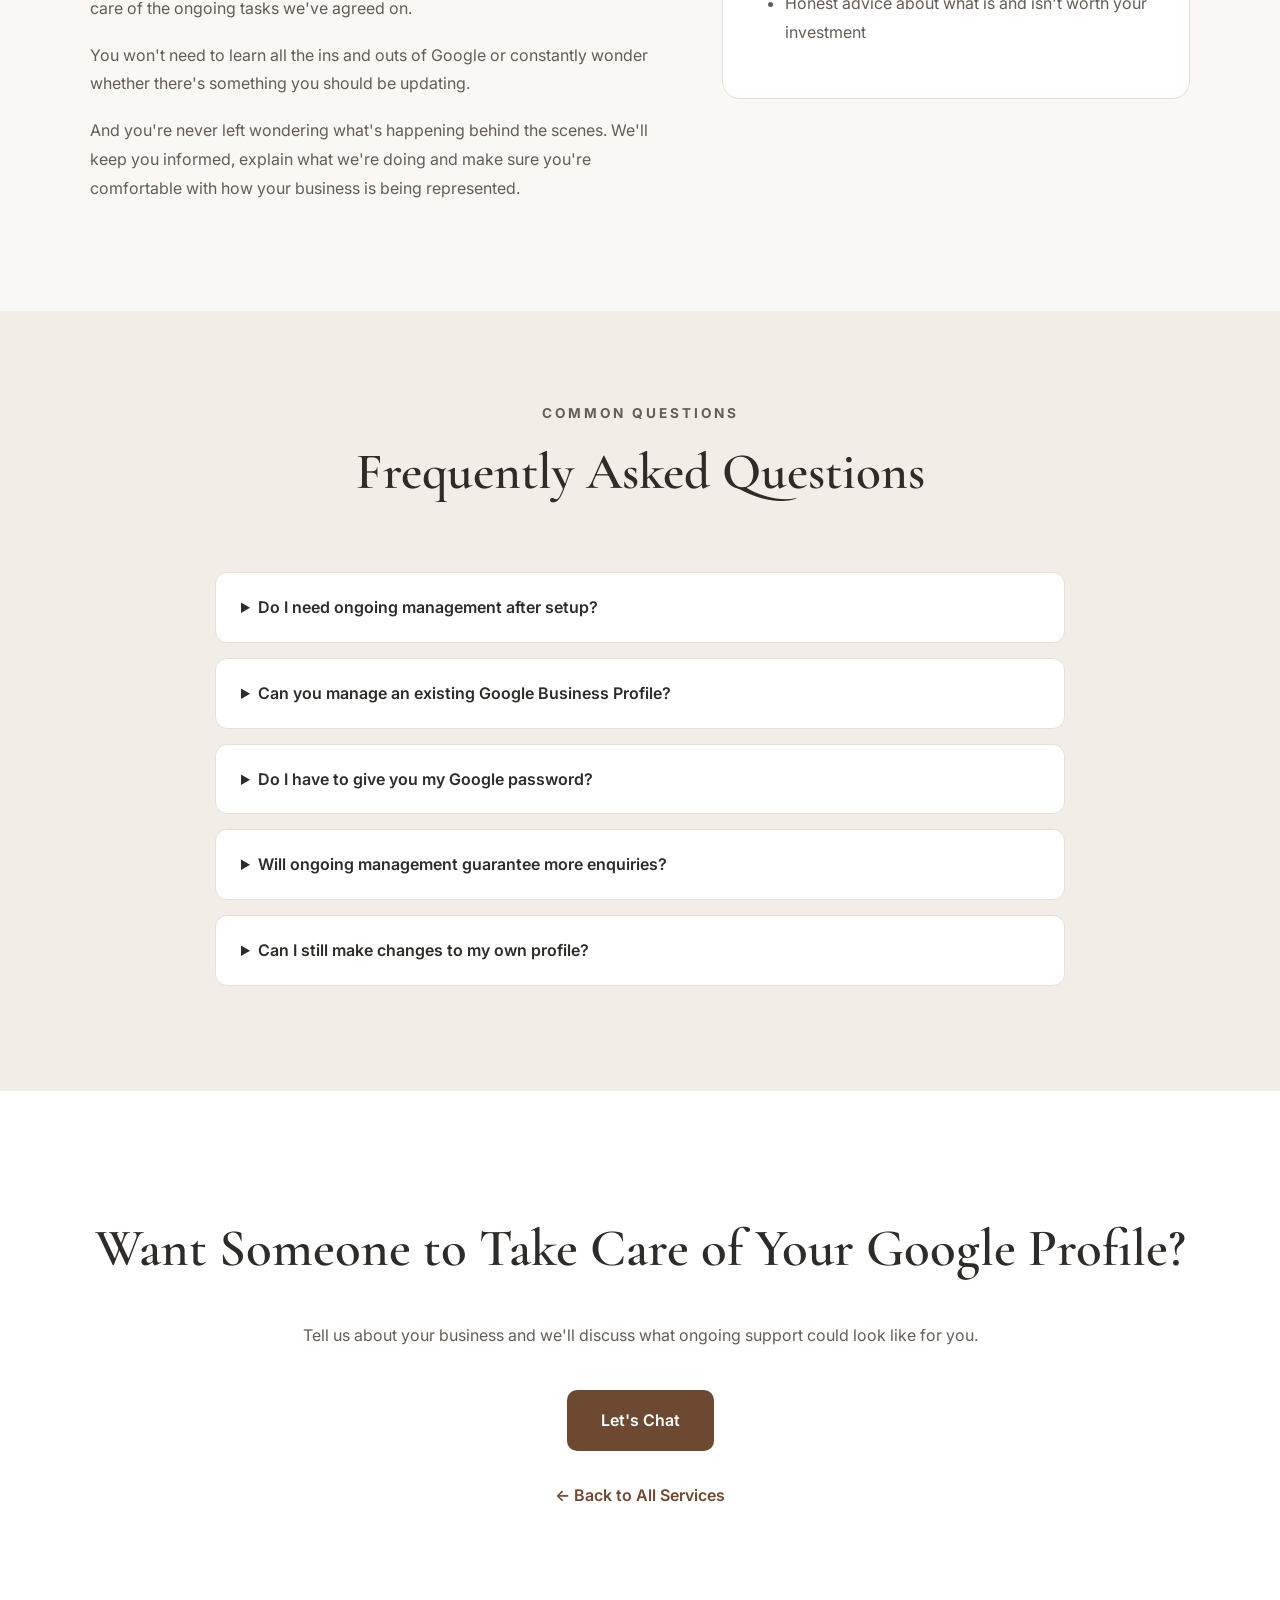
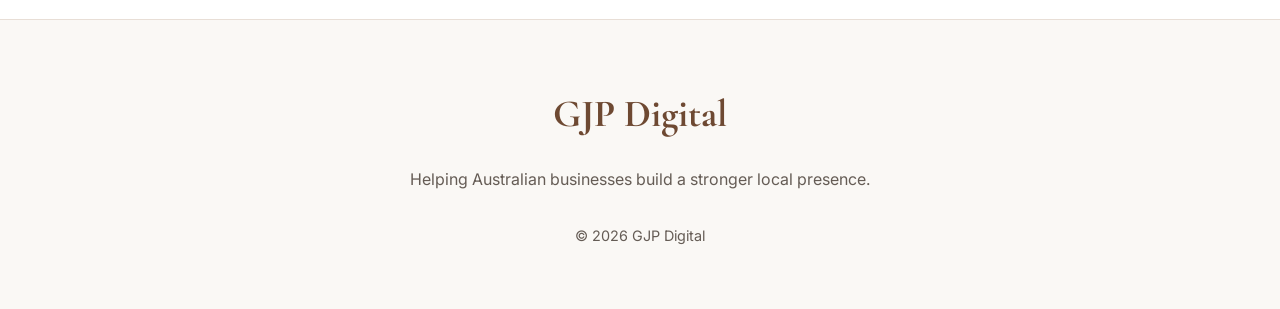
<file: google-business-profile-management.html>
<!DOCTYPE html>
<html lang="en-AU">

<head>
    <meta charset="UTF-8">
    <meta name="viewport" content="width=device-width, initial-scale=1.0">

    <title>Google Business Profile Management | GJP Digital</title>

    <meta name="description" content="Ongoing Google Business Profile management for Australian tradies and small businesses. Profile updates, Google Posts, review support and practical local SEO advice.">

    <link rel="preconnect" href="https://fonts.googleapis.com">
    <link rel="preconnect" href="https://fonts.gstatic.com" crossorigin>

    <link href="https://fonts.googleapis.com/css2?family=Cormorant+Garamond:wght@400;500;600;700&family=Inter:wght@300;400;500;600;700&display=swap" rel="stylesheet">
<!-- Favicon -->
<link rel="icon" type="image/png" href="/favicon.png">
    <link rel="stylesheet" href="css/style.css">
</head>

<body>


<!-- =========================
     HEADER
========================== -->

<header>
    <div class="container">
        <nav>

            <a href="index.html" class="logo">
                <img src="images/logo.png" alt="GJP Digital Logo">
            </a>

            <ul class="nav-links" id="main-navigation">

                <li><a href="index.html">Home</a></li>

                <li class="nav-dropdown">
                    <a href="services.html" class="dropdown-trigger">
                        Services
                    </a>

                    <ul class="dropdown-menu">

                        <li>
                            <a href="services.html">All Services</a>
                        </li>

                        <li>
                            <a href="small-business-websites.html">
                                Website Design &amp; Support
                            </a>
                        </li>

                        <li>
                            <a href="local-seo.html">
                                Google Visibility &amp; Local SEO
                            </a>
                        </li>

                        <li>
                            <a href="custom-documents-business-materials.html">
                                Custom Documents &amp; Business Materials
                            </a>
                        </li>

                    </ul>
                </li>

                <li>
                    <a href="digital-marketing-for-tradies.html">
                        For Tradies
                    </a>
                </li>

                <li>
                    <a href="resources.html">Resources</a>
                </li>

                <li>
                    <a href="about.html">About</a>
                </li>

                <li>
                    <a href="contact.html">Contact</a>
                </li>

            </ul>

            <a href="contact.html" class="nav-button">
                Get in Touch
            </a>

            <button
                class="mobile-menu-toggle"
                type="button"
                aria-label="Open navigation menu"
                aria-expanded="false"
                aria-controls="main-navigation"
            >
                <span></span>
                <span></span>
                <span></span>
            </button>

        </nav>
    </div>
</header>


<main>

    <!-- HERO -->

    <section class="service-page-hero">

        <div class="container">

            <p class="eyebrow">
                GOOGLE BUSINESS PROFILE MANAGEMENT
            </p>

            <h1>
                Keep Your Google Presence Working for Your Business
            </h1>

            <p class="hero-description">
                You've got a business to run, customers to look
                after and jobs to get done. Keeping your Google
                Business Profile updated shouldn't be another
                thing on your to-do list.

                We help take care of the ongoing work so your
                business information stays accurate and your
                profile continues to develop over time.
            </p>

            <a href="contact.html" class="btn btn-primary">
                Enquire About Management
            </a>

        </div>

    </section>

    <!-- WHY MANAGEMENT MATTERS -->

    <section class="service-detail-section">

        <div class="container service-detail-grid">

            <div>

                <p class="section-tag">
                    WHY ONGOING MANAGEMENT?
                </p>

                <h2>
                    Your Business Changes. Your Google Profile Should Keep Up.
                </h2>

                <p>
                    Setting up your Google Business Profile is
                    a great first step, but it's not always
                    something you can simply set and forget.
                </p>

                <p>
                    Services change, new photos become available,
                    customers leave reviews and business details
                    need updating.
                </p>

                <p>
                    Ongoing management helps keep your profile
                    accurate, useful and professionally presented,
                    while giving you more time to focus on
                    running your business.
                </p>

            </div>

            <div class="service-info-panel">

                <h3>Who Is This Service For?</h3>

                <ul>
                    <li>Busy tradies and service businesses</li>
                    <li>Businesses with an existing Google profile</li>
                    <li>Owners who rarely have time to update their profile</li>
                    <li>Businesses wanting ongoing support with reviews</li>
                    <li>Owners who prefer someone else to handle the details</li>
                </ul>

            </div>

        </div>

    </section>

    <!-- WHAT'S INCLUDED -->

    <section class="service-detail-section service-section-light">

        <div class="container">

            <div class="section-heading">

                <p>WHAT WE CAN HELP WITH</p>

                <h2>
                    Ongoing Support Without the Extra Workload
                </h2>

            </div>

            <div class="services-grid">

                <article class="service-card">
                    <h3>Profile Updates</h3>
                    <p>
                        Keep your business details, opening hours,
                        services and other relevant information
                        accurate and up to date.
                    </p>
                </article>

                <article class="service-card">
                    <h3>Google Posts</h3>
                    <p>
                        Share updates, completed projects,
                        service highlights and business news
                        through your Google Business Profile.
                    </p>
                </article>

                <article class="service-card">
                    <h3>Review Management</h3>
                    <p>
                        Support with responding to customer
                        reviews professionally and keeping
                        track of new feedback.
                    </p>
                </article>

                <article class="service-card">
                    <h3>Photo Updates</h3>
                    <p>
                        Add suitable photos you supply,
                        including completed jobs, your team
                        and examples of your work.
                    </p>
                </article>

                <article class="service-card">
                    <h3>Ongoing Optimisation</h3>
                    <p>
                        Review your categories, services
                        and profile information to identify
                        useful improvements over time.
                    </p>
                </article>

                <article class="service-card">
                    <h3>Performance Reporting</h3>
                    <p>
                        Clear updates on available profile
                        performance data, such as interactions,
                        calls and website clicks.
                    </p>
                </article>

            </div>

            <p class="service-inclusions-note">
                The exact activities and frequency of updates depend
                on the management package agreed for your business.
            </p>

        </div>

    </section>

    <!-- WORKING WITH GJP DIGITAL -->

    <section class="service-detail-section">

        <div class="container service-detail-grid">

            <div>

                <p class="section-tag">
                    WORKING WITH GJP DIGITAL
                </p>

                <h2>
                    Your Google Profile, Without Another Job
                    on Your To-Do List
                </h2>

                <p>
                    Between quoting jobs, looking after customers
                    and actually getting the work done, keeping
                    your Google Business Profile updated can
                    easily fall to the bottom of the list.
                </p>

                <p>
                    That's where we come in.
                </p>

                <p>
                    We'll get to know your business, work out
                    what your profile needs and take care of
                    the ongoing tasks we've agreed on.
                </p>

                <p>
                    You won't need to learn all the ins and outs
                    of Google or constantly wonder whether
                    there's something you should be updating.
                </p>

                <p>
                    And you're never left wondering what's
                    happening behind the scenes. We'll keep
                    you informed, explain what we're doing
                    and make sure you're comfortable with
                    how your business is being represented.
                </p>

            </div>

            <div class="service-info-panel">

                <h3>
                    What You Can Expect From Us
                </h3>

                <ul>
                    <li>Friendly, straightforward communication</li>
                    <li>A management plan suited to your business</li>
                    <li>Clear explanations without marketing jargon</li>
                    <li>Updates and support within your agreed plan</li>
                    <li>Full ownership and control of your profile</li>
                    <li>Honest advice about what is and isn't worth your investment</li>
                </ul>

            </div>

        </div>

    </section>

    <!-- FAQ -->

    <section class="service-detail-section service-section-light">

        <div class="container service-faq">

            <div class="section-heading">

                <p>COMMON QUESTIONS</p>

                <h2>Frequently Asked Questions</h2>

            </div>

            <details>
                <summary>Do I need ongoing management after setup?</summary>
                <p>
                    No. You can manage your Google Business Profile
                    yourself. Our ongoing service is for business
                    owners who would prefer professional assistance.
                </p>
            </details>

            <details>
                <summary>Can you manage an existing Google Business Profile?</summary>
                <p>
                    Yes. We can review an existing profile and
                    recommend suitable improvements before
                    starting ongoing management.
                </p>
            </details>

            <details>
                <summary>Do I have to give you my Google password?</summary>
                <p>
                    No. You can add GJP Digital as a manager
                    through your Google Business Profile.
                    You should never need to share your password.
                </p>
            </details>

            <details>
                <summary>Will ongoing management guarantee more enquiries?</summary>
                <p>
                    No. We focus on improving the accuracy,
                    completeness and usefulness of your profile.
                    Google rankings and customer enquiries depend
                    on factors beyond our control.
                </p>
            </details>

            <details>
                <summary>Can I still make changes to my own profile?</summary>
                <p>
                    Yes. Your business retains control of its
                    profile, and you can continue making
                    changes whenever you need to.
                </p>
            </details>

        </div>

    </section>

    <!-- CTA -->

    <section class="cta">

        <div class="container">

            <h2>
                Want Someone to Take Care of Your Google Profile?
            </h2>

            <p>
                Tell us about your business and we'll discuss
                what ongoing support could look like for you.
            </p>

            <a href="contact.html" class="btn btn-primary">
                Let's Chat
            </a>

            <p class="service-back-link">
                <a href="services.html">
                    &larr; Back to All Services
                </a>
            </p>

        </div>

    </section>

</main>

<!-- FOOTER -->

<footer>

    <div class="container">

        <h3>GJP Digital</h3>

        <p>
            Helping Australian businesses build
            a stronger local presence.
        </p>

        <p class="copyright">
            &copy; 2026 GJP Digital
        </p>

    </div>

</footer>

<script src="js/navigation.js" defer></script>

</body>
</html>
</file>
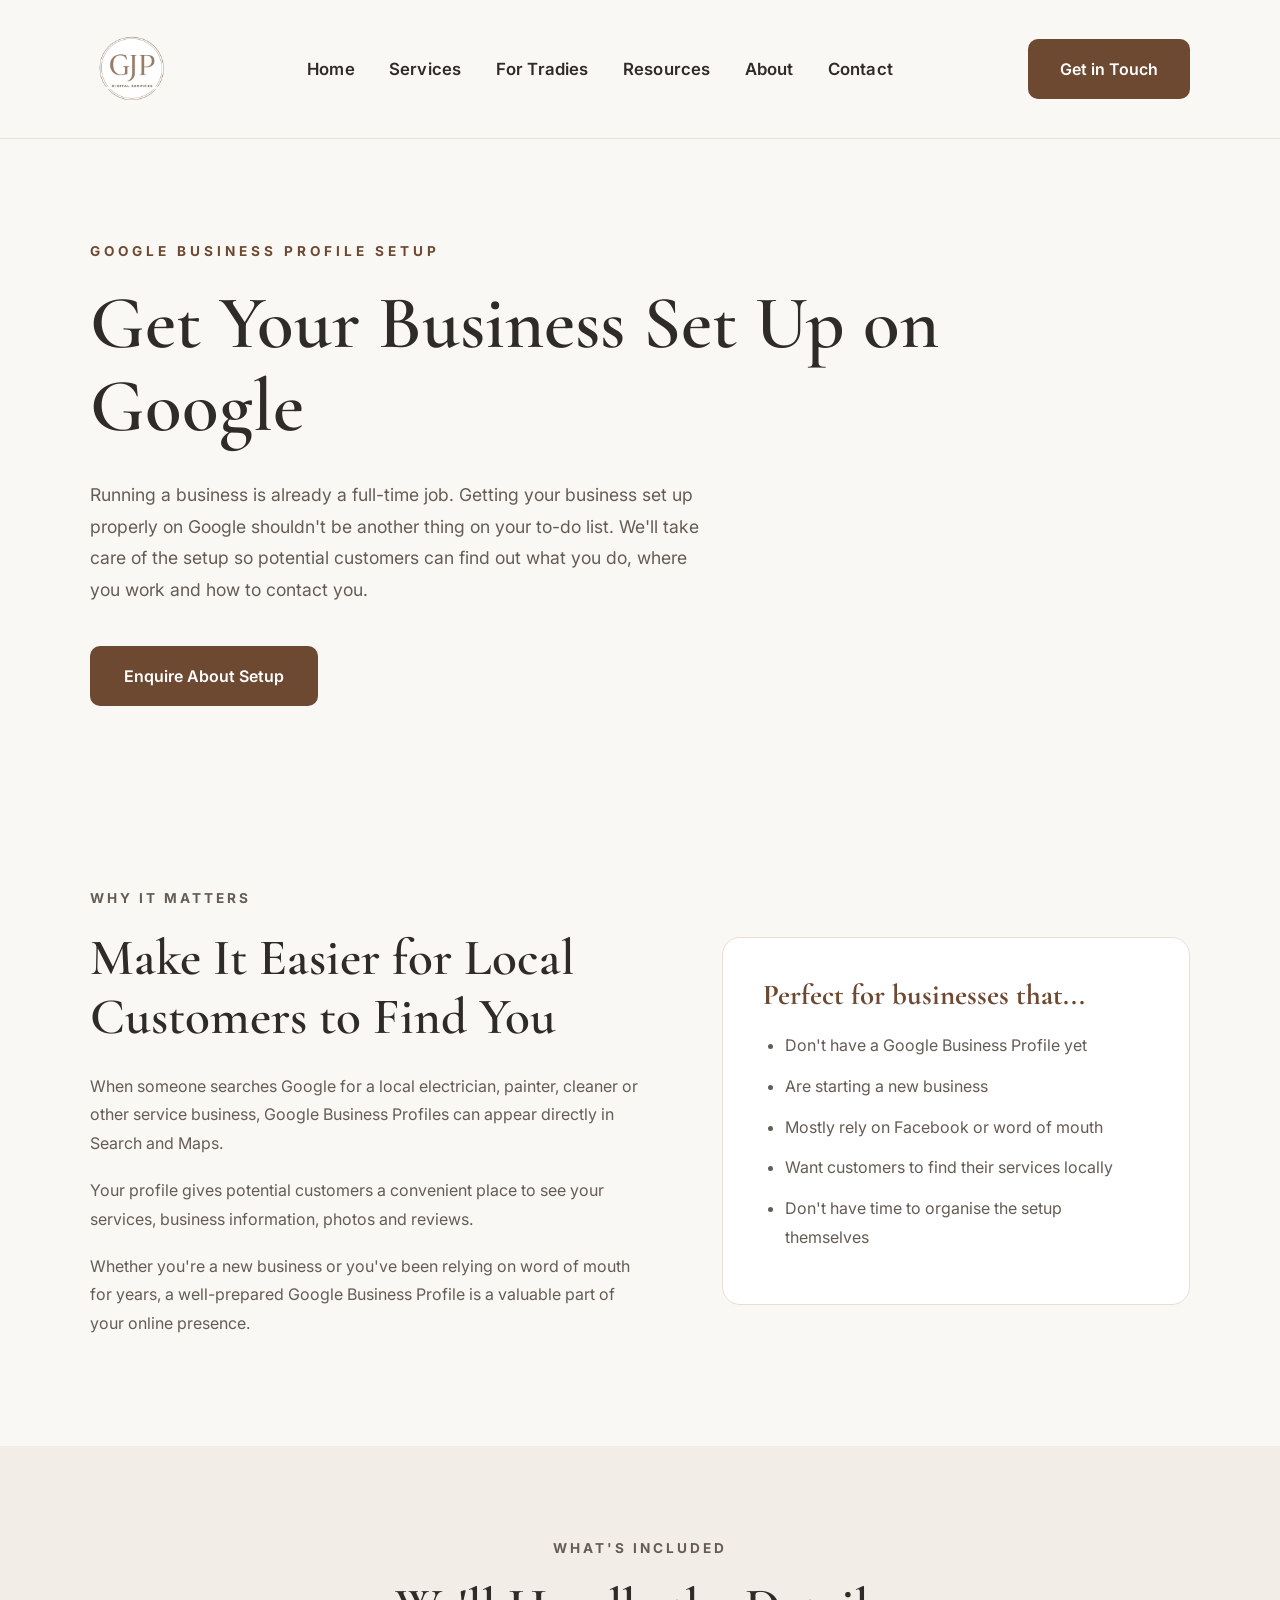
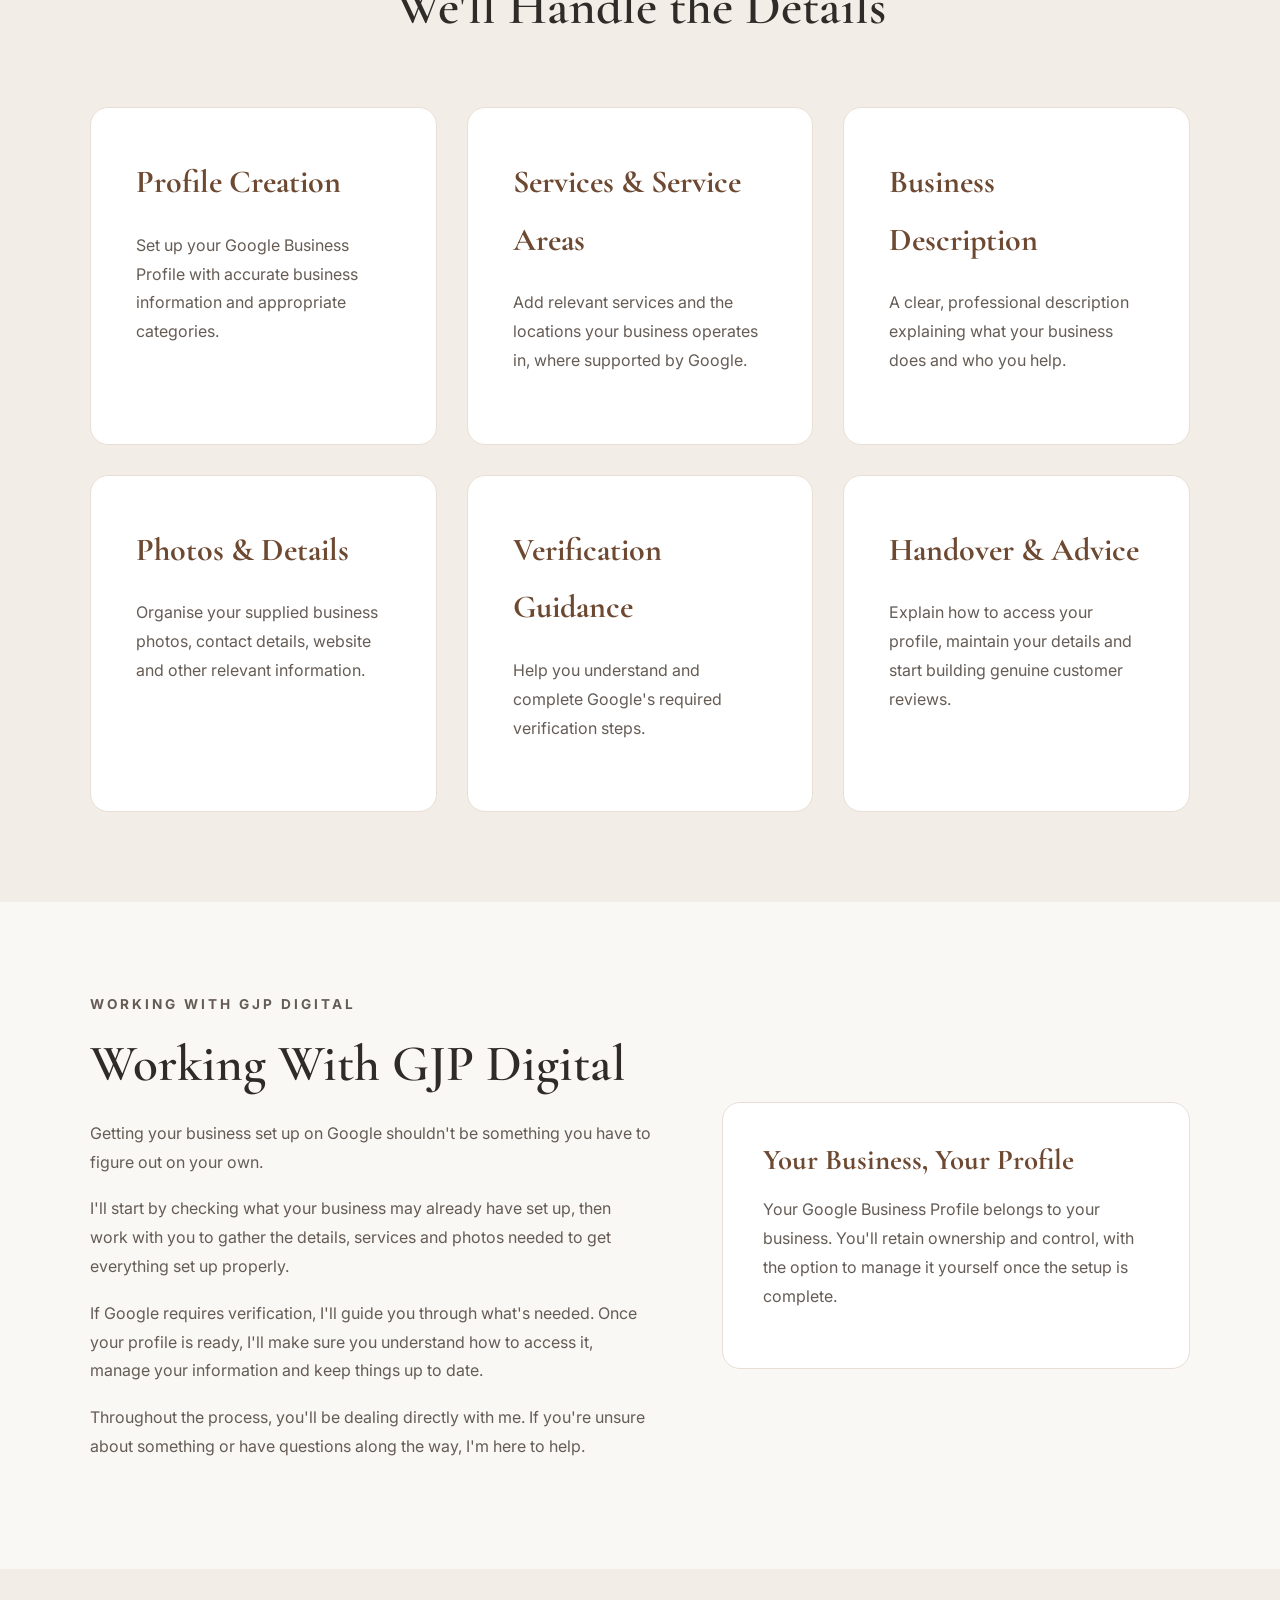
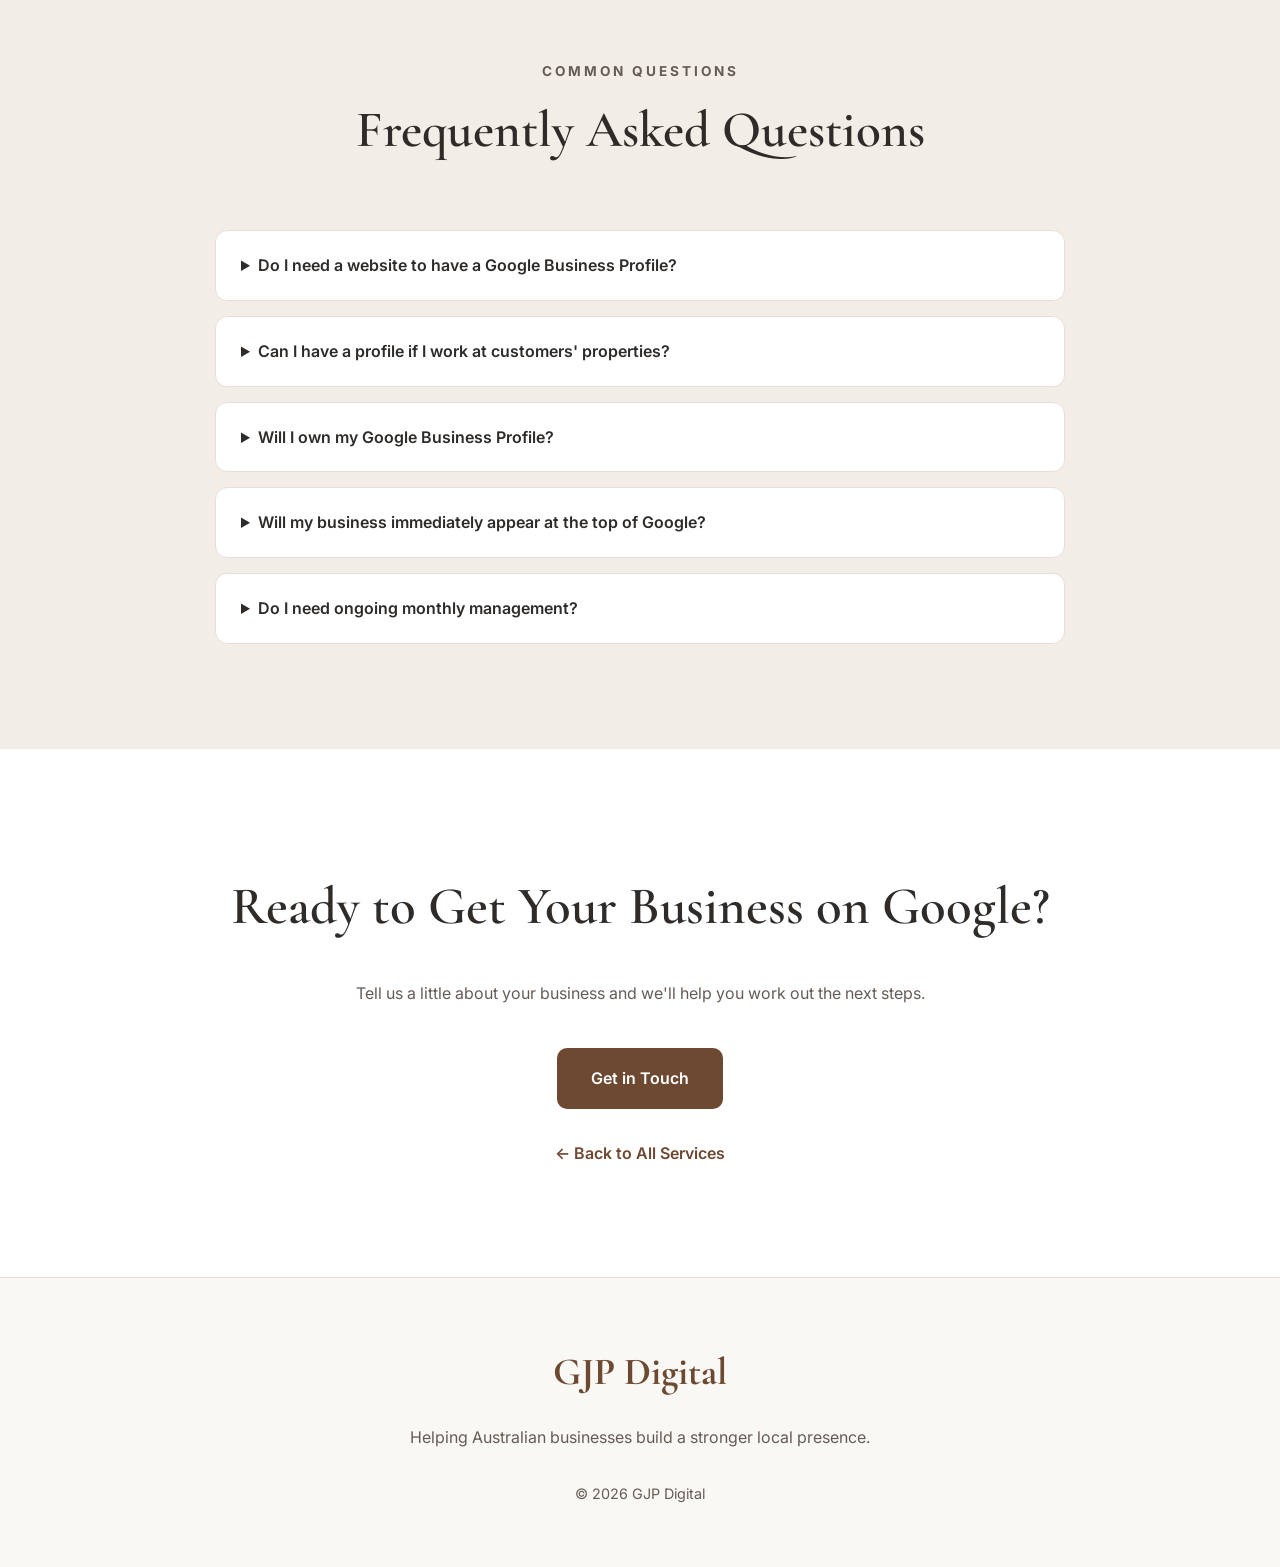
<file: google-business-profile-setup.html>
<!DOCTYPE html>
<html lang="en-AU">

<head>
    <meta charset="UTF-8">
    <meta name="viewport" content="width=device-width, initial-scale=1.0">

    <title>Google Business Profile Setup | GJP Digital</title>

    <meta name="description" content="Professional Google Business Profile setup for Australian tradies and small businesses. Get your business ready to be discovered on Google Search and Maps.">

    <link rel="preconnect" href="https://fonts.googleapis.com">
    <link rel="preconnect" href="https://fonts.gstatic.com" crossorigin>

    <link href="https://fonts.googleapis.com/css2?family=Cormorant+Garamond:wght@400;500;600;700&family=Inter:wght@300;400;500;600;700&display=swap" rel="stylesheet">
<!-- Favicon -->
<link rel="icon" type="image/png" href="/favicon.png">
    <link rel="stylesheet" href="css/style.css">
</head>

<body>

    
<!-- =========================
     HEADER
========================== -->

<header>
    <div class="container">
        <nav>

            <a href="index.html" class="logo">
                <img src="images/logo.png" alt="GJP Digital Logo">
            </a>

            <ul class="nav-links" id="main-navigation">

                <li><a href="index.html">Home</a></li>

                <li class="nav-dropdown">
                    <a href="services.html" class="dropdown-trigger">
                        Services
                    </a>

                    <ul class="dropdown-menu">

                        <li>
                            <a href="services.html">All Services</a>
                        </li>

                        <li>
                            <a href="small-business-websites.html">
                                Website Design &amp; Support
                            </a>
                        </li>

                        <li>
                            <a href="local-seo.html">
                                Google Visibility &amp; Local SEO
                            </a>
                        </li>

                        <li>
                            <a href="custom-documents-business-materials.html">
                                Custom Documents &amp; Business Materials
                            </a>
                        </li>

                    </ul>
                </li>

                <li>
                    <a href="digital-marketing-for-tradies.html">
                        For Tradies
                    </a>
                </li>

                <li>
                    <a href="resources.html">Resources</a>
                </li>

                <li>
                    <a href="about.html">About</a>
                </li>

                <li>
                    <a href="contact.html">Contact</a>
                </li>

            </ul>

            <a href="contact.html" class="nav-button">
                Get in Touch
            </a>

            <button
                class="mobile-menu-toggle"
                type="button"
                aria-label="Open navigation menu"
                aria-expanded="false"
                aria-controls="main-navigation"
            >
                <span></span>
                <span></span>
                <span></span>
            </button>

        </nav>
    </div>
</header>


    <main>

        <!-- HERO -->

        <section class="service-page-hero">
            <div class="container">

                <p class="eyebrow">GOOGLE BUSINESS PROFILE SETUP</p>

                <h1>Get Your Business Set Up on Google</h1>

                <p class="hero-description">
                    Running a business is already a full-time job.
                    Getting your business set up properly on Google
                    shouldn't be another thing on your to-do list.
                    We'll take care of the setup so potential customers
                    can find out what you do, where you work and
                    how to contact you.
                </p>

                <a href="contact.html" class="btn btn-primary">
                    Enquire About Setup
                </a>

            </div>
        </section>

        <!-- INTRODUCTION -->

        <section class="service-detail-section">
            <div class="container service-detail-grid">

                <div>
                    <p class="section-tag">WHY IT MATTERS</p>

                    <h2>Make It Easier for Local Customers to Find You</h2>

                    <p>
                        When someone searches Google for a local
                        electrician, painter, cleaner or other
                        service business, Google Business Profiles
                        can appear directly in Search and Maps.
                    </p>

                    <p>
                        Your profile gives potential customers
                        a convenient place to see your services,
                        business information, photos and reviews.
                    </p>

                    <p>
                        Whether you're a new business or you've
                        been relying on word of mouth for years,
                        a well-prepared Google Business Profile
                        is a valuable part of your online presence.
                    </p>
                </div>

                <div class="service-info-panel">
                    <h3>Perfect for businesses that...</h3>

                    <ul>
                        <li>Don't have a Google Business Profile yet</li>
                        <li>Are starting a new business</li>
                        <li>Mostly rely on Facebook or word of mouth</li>
                        <li>Want customers to find their services locally</li>
                        <li>Don't have time to organise the setup themselves</li>
                    </ul>
                </div>

            </div>
        </section>

        <!-- WHAT'S INCLUDED -->

        <section class="service-detail-section service-section-light">
            <div class="container">

                <div class="section-heading">
                    <p>WHAT'S INCLUDED</p>
                    <h2>We'll Handle the Details</h2>
                </div>

                <div class="services-grid">

                    <article class="service-card">
                        <h3>Profile Creation</h3>
                        <p>
                            Set up your Google Business Profile
                            with accurate business information
                            and appropriate categories.
                        </p>
                    </article>

                    <article class="service-card">
                        <h3>Services & Service Areas</h3>
                        <p>
                            Add relevant services and the
                            locations your business operates in,
                            where supported by Google.
                        </p>
                    </article>

                    <article class="service-card">
                        <h3>Business Description</h3>
                        <p>
                            A clear, professional description
                            explaining what your business does
                            and who you help.
                        </p>
                    </article>

                    <article class="service-card">
                        <h3>Photos & Details</h3>
                        <p>
                            Organise your supplied business
                            photos, contact details, website
                            and other relevant information.
                        </p>
                    </article>

                    <article class="service-card">
                        <h3>Verification Guidance</h3>
                        <p>
                            Help you understand and complete
                            Google's required verification steps.
                        </p>
                    </article>

                    <article class="service-card">
                        <h3>Handover & Advice</h3>
                        <p>
                            Explain how to access your profile,
                            maintain your details and start
                            building genuine customer reviews.
                        </p>
                    </article>

                </div>

            </div>
        </section>

        

<!-- WORKING WITH GJP DIGITAL -->

<section class="service-detail-section">

    <div class="container service-detail-grid">

        <div>

            <p class="section-tag">
                WORKING WITH GJP DIGITAL
            </p>

            <h2>
                Working With GJP Digital
            </h2>

            <p>
                Getting your business set up on Google
                shouldn't be something you have to
                figure out on your own.
            </p>

            <p>
                I'll start by checking what your business
                may already have set up, then work with
                you to gather the details, services and
                photos needed to get everything set up properly.
            </p>

            <p>
                If Google requires verification, I'll guide
                you through what's needed. Once your profile
                is ready, I'll make sure you understand how
                to access it, manage your information and
                keep things up to date.
            </p>

            <p>
                Throughout the process, you'll be dealing
                directly with me. If you're unsure about
                something or have questions along the way,
                I'm here to help.
            </p>

        </div>

        <div class="service-info-panel">

            <h3>
                Your Business, Your Profile
            </h3>

            <p>
                Your Google Business Profile belongs to
                your business. You'll retain ownership
                and control, with the option to manage
                it yourself once the setup is complete.
            </p>

        </div>

    </div>

</section>



        <!-- FAQ -->

        <section class="service-detail-section service-section-light">
            <div class="container service-faq">

                <div class="section-heading">
                    <p>COMMON QUESTIONS</p>
                    <h2>Frequently Asked Questions</h2>
                </div>

                <details>
                    <summary>Do I need a website to have a Google Business Profile?</summary>
                    <p>
                        No. Eligible businesses can have a Google
                        Business Profile without a website.
                        Having a website can still be useful
                        for giving customers more information.
                    </p>
                </details>

                <details>
                    <summary>Can I have a profile if I work at customers' properties?</summary>
                    <p>
                        Yes, many eligible service-area businesses,
                        including trades, can use Google Business
                        Profiles without displaying a home address.
                        Google's eligibility rules still apply.
                    </p>
                </details>

                <details>
                    <summary>Will I own my Google Business Profile?</summary>
                    <p>
                        Yes. Your business should retain primary
                        ownership of its profile. GJP Digital
                        can be granted appropriate access to
                        assist with setup and management.
                    </p>
                </details>

                <details>
                    <summary>Will my business immediately appear at the top of Google?</summary>
                    <p>
                        No. Google determines local rankings
                        using multiple factors. A complete,
                        accurate profile is a useful starting
                        point, but specific rankings and
                        customer enquiries cannot be guaranteed.
                    </p>
                </details>

                <details>
                    <summary>Do I need ongoing monthly management?</summary>
                    <p>
                        No. Setup is available as a standalone
                        service. If you'd prefer help maintaining
                        and improving your profile afterwards,
                        ongoing management is also available.
                    </p>
                </details>

            </div>
        </section>

        <!-- CTA -->

        <section class="cta">
            <div class="container">

                <h2>Ready to Get Your Business on Google?</h2>

                <p>
                    Tell us a little about your business and
                    we'll help you work out the next steps.
                </p>

                <a href="contact.html" class="btn btn-primary">
                    Get in Touch
                </a>

                <p class="service-back-link">
                    <a href="services.html">
                        &larr; Back to All Services
                    </a>
                </p>

            </div>
        </section>

    </main>

    <!-- FOOTER -->

    <footer>
        <div class="container">

            <h3>GJP Digital</h3>

            <p>
                Helping Australian businesses build
                a stronger local presence.
            </p>

            <p class="copyright">
                &copy; 2026 GJP Digital
            </p>

        </div>
    </footer>

<script src="js/navigation.js" defer></script>

</body>
</html>
</file>
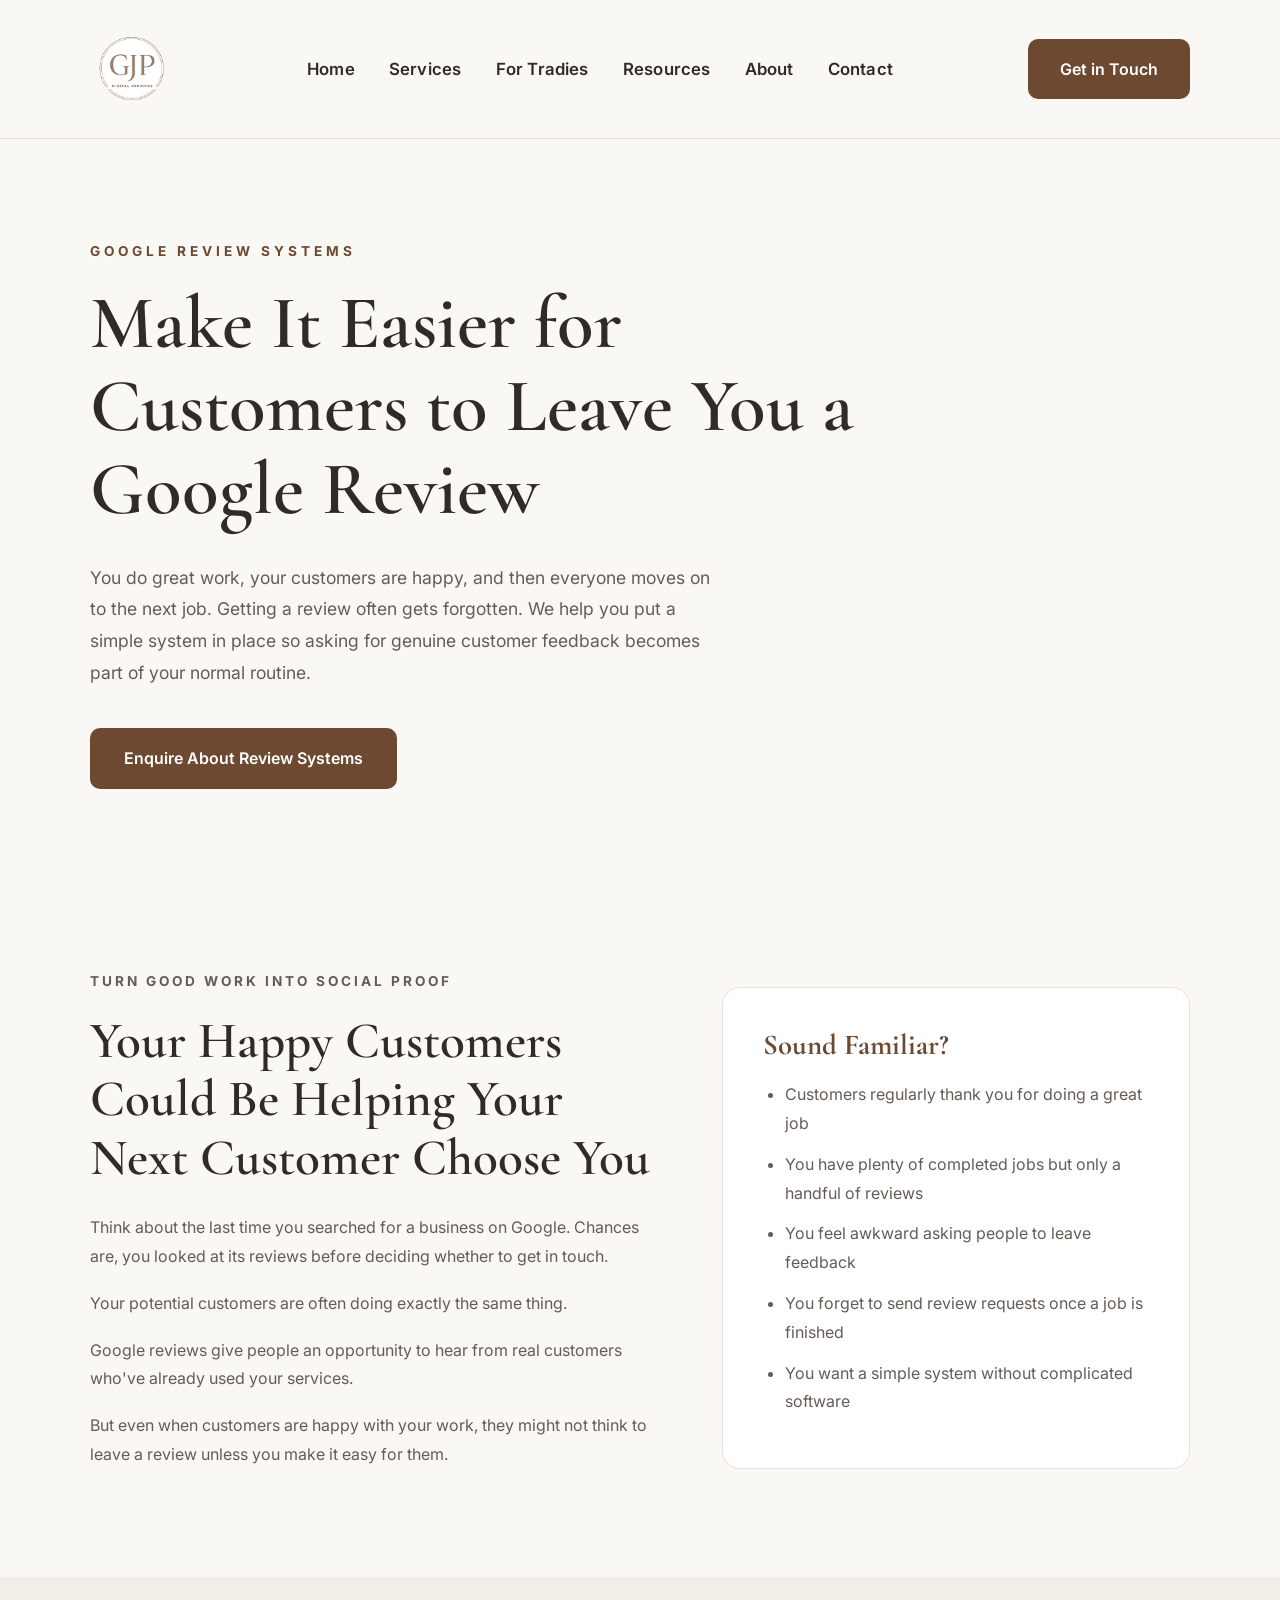
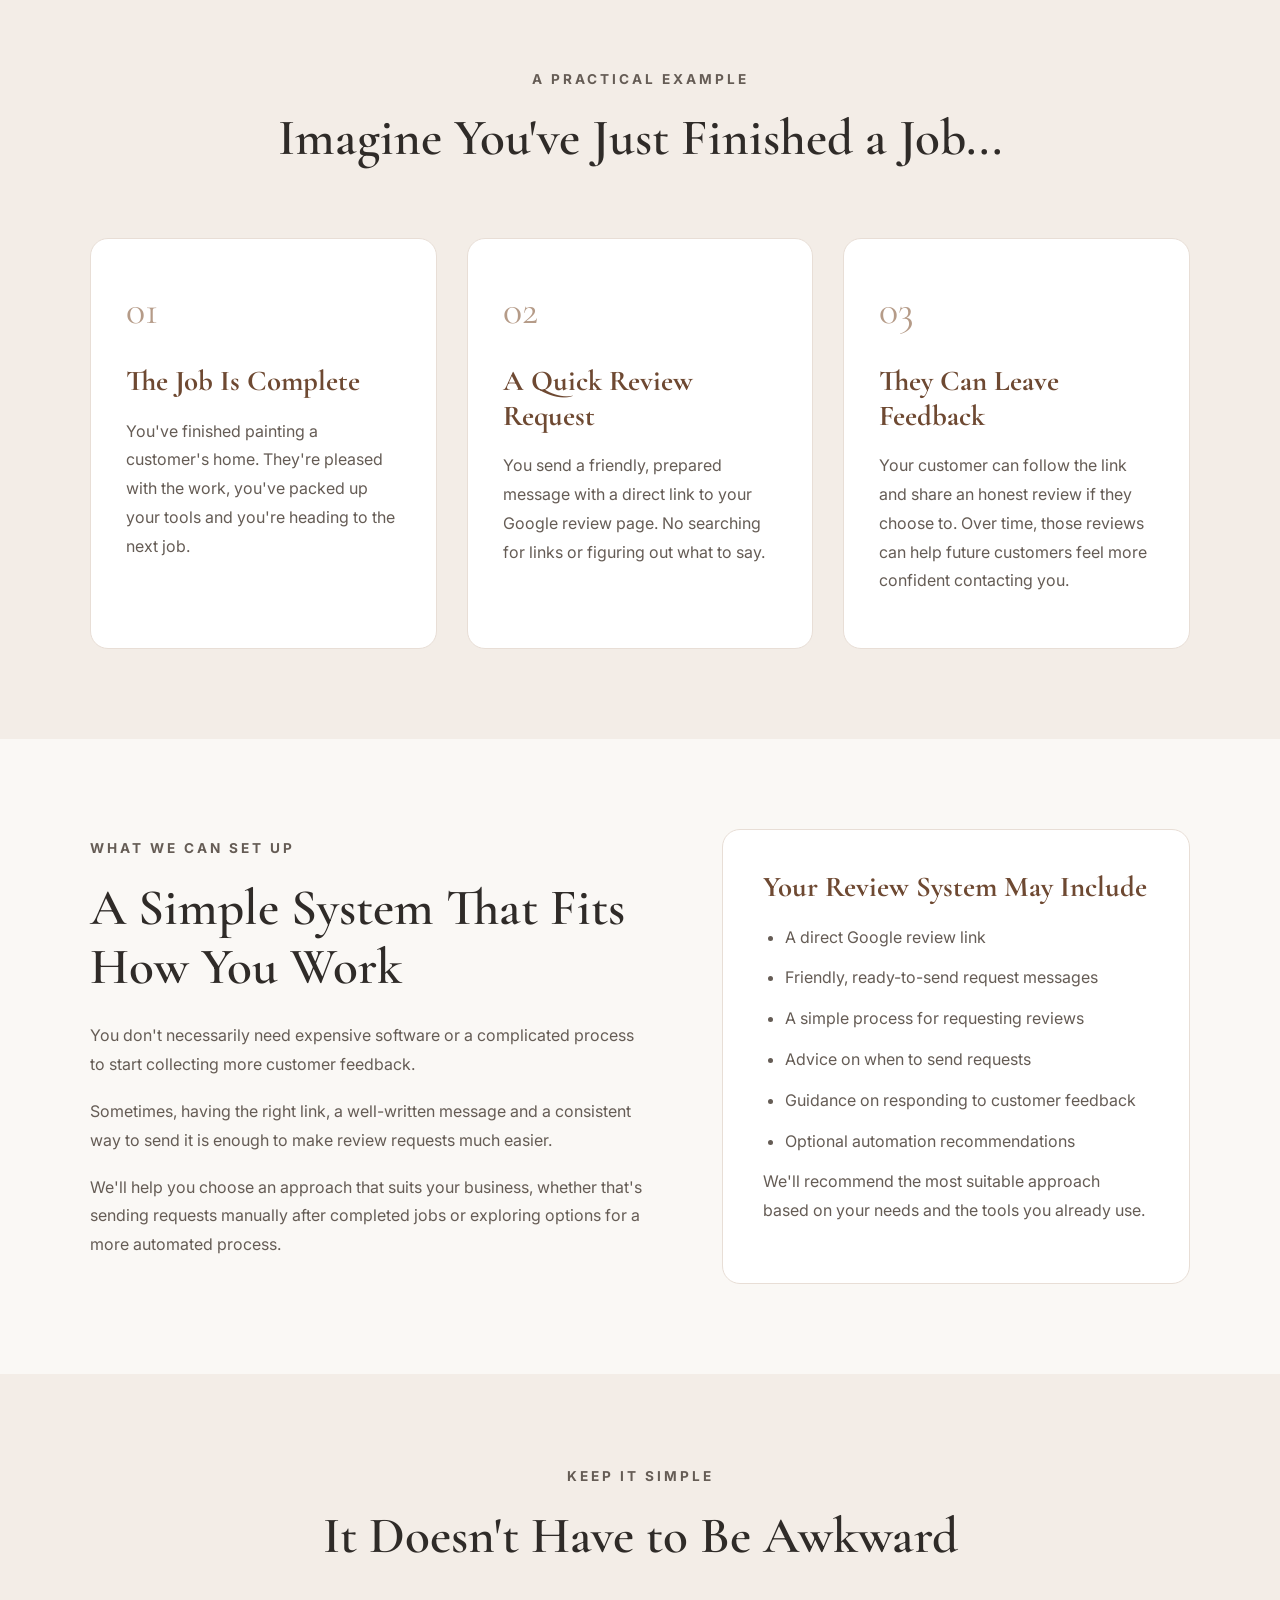
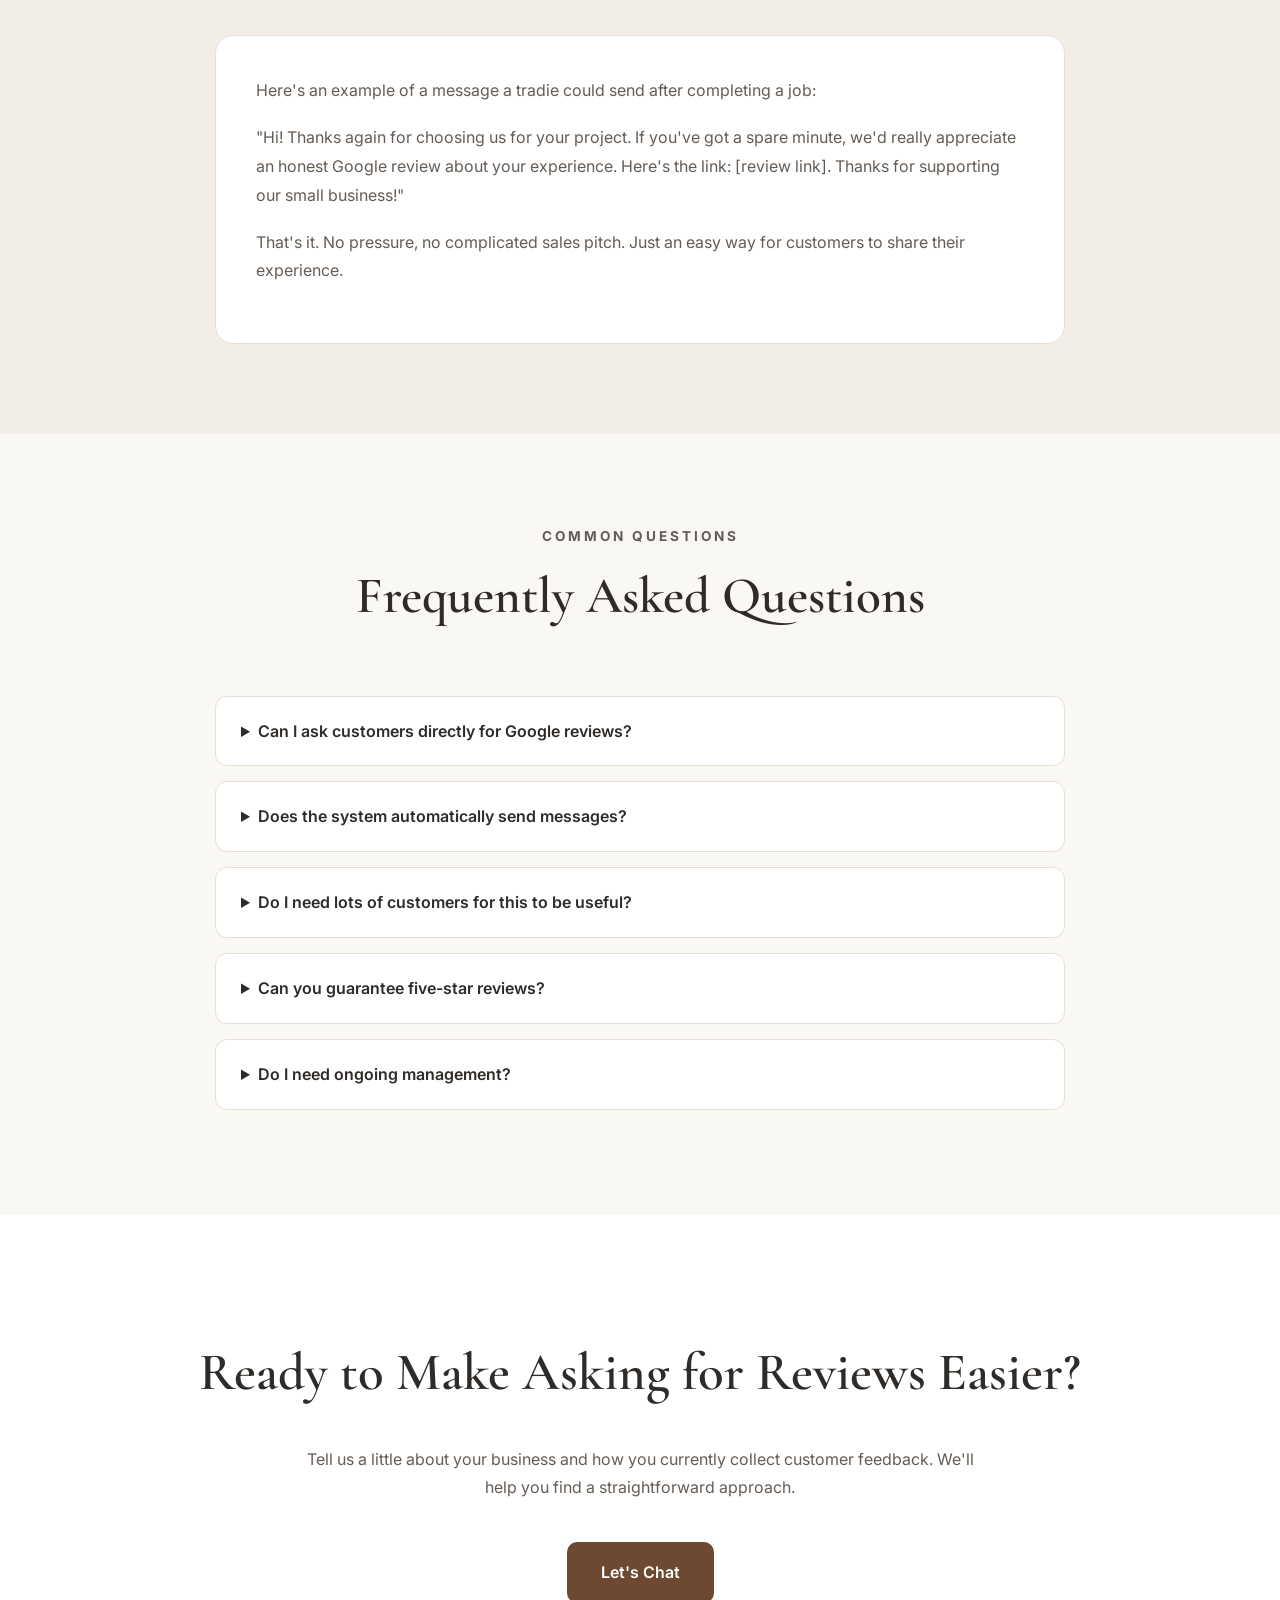
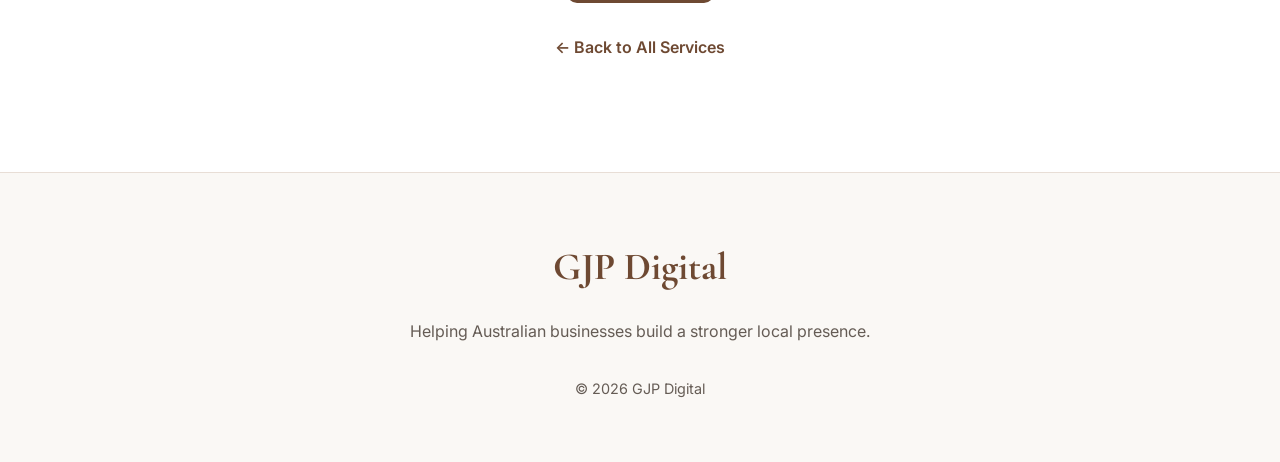
<file: google-review-systems.html>
<!DOCTYPE html>
<html lang="en-AU">

<head>
    <meta charset="UTF-8">
    <meta name="viewport" content="width=device-width, initial-scale=1.0">

    <title>Google Review Systems for Small Businesses | GJP Digital</title>

    <meta name="description" content="Make collecting genuine Google reviews easier with a practical review request system for Australian tradies and small businesses.">

    <link rel="preconnect" href="https://fonts.googleapis.com">
    <link rel="preconnect" href="https://fonts.gstatic.com" crossorigin>

    <link href="https://fonts.googleapis.com/css2?family=Cormorant+Garamond:wght@400;500;600;700&family=Inter:wght@300;400;500;600;700&display=swap" rel="stylesheet">
<!-- Favicon -->
<link rel="icon" type="image/png" href="/favicon.png">
    <link rel="stylesheet" href="css/style.css">

</head>

<body>


<!-- =========================
     HEADER
========================== -->

<header>
    <div class="container">
        <nav>

            <a href="index.html" class="logo">
                <img src="images/logo.png" alt="GJP Digital Logo">
            </a>

            <ul class="nav-links" id="main-navigation">

                <li><a href="index.html">Home</a></li>

                <li class="nav-dropdown">
                    <a href="services.html" class="dropdown-trigger">
                        Services
                    </a>

                    <ul class="dropdown-menu">

                        <li>
                            <a href="services.html">All Services</a>
                        </li>

                        <li>
                            <a href="small-business-websites.html">
                                Website Design &amp; Support
                            </a>
                        </li>

                        <li>
                            <a href="local-seo.html">
                                Google Visibility &amp; Local SEO
                            </a>
                        </li>

                        <li>
                            <a href="custom-documents-business-materials.html">
                                Custom Documents &amp; Business Materials
                            </a>
                        </li>

                    </ul>
                </li>

                <li>
                    <a href="digital-marketing-for-tradies.html">
                        For Tradies
                    </a>
                </li>

                <li>
                    <a href="resources.html">Resources</a>
                </li>

                <li>
                    <a href="about.html">About</a>
                </li>

                <li>
                    <a href="contact.html">Contact</a>
                </li>

            </ul>

            <a href="contact.html" class="nav-button">
                Get in Touch
            </a>

            <button
                class="mobile-menu-toggle"
                type="button"
                aria-label="Open navigation menu"
                aria-expanded="false"
                aria-controls="main-navigation"
            >
                <span></span>
                <span></span>
                <span></span>
            </button>

        </nav>
    </div>
</header>


<main>

    <!-- HERO -->

    <section class="service-page-hero">

        <div class="container">

            <p class="eyebrow">GOOGLE REVIEW SYSTEMS</p>

            <h1>
                Make It Easier for Customers to Leave You a Google Review
            </h1>

            <p class="hero-description">
                You do great work, your customers are happy,
                and then everyone moves on to the next job.
                Getting a review often gets forgotten.
                We help you put a simple system in place
                so asking for genuine customer feedback
                becomes part of your normal routine.
            </p>

            <a href="contact.html" class="btn btn-primary">
                Enquire About Review Systems
            </a>

        </div>

    </section>

    <!-- WHY REVIEWS MATTER -->

    <section class="service-detail-section">

        <div class="container service-detail-grid">

            <div>

                <p class="section-tag">
                    TURN GOOD WORK INTO SOCIAL PROOF
                </p>

                <h2>
                    Your Happy Customers Could Be Helping
                    Your Next Customer Choose You
                </h2>

                <p>
                    Think about the last time you searched
                    for a business on Google. Chances are,
                    you looked at its reviews before deciding
                    whether to get in touch.
                </p>

                <p>
                    Your potential customers are often
                    doing exactly the same thing.
                </p>

                <p>
                    Google reviews give people an opportunity
                    to hear from real customers who've
                    already used your services.
                </p>

                <p>
                    But even when customers are happy
                    with your work, they might not think
                    to leave a review unless you make
                    it easy for them.
                </p>

            </div>

            <div class="service-info-panel">

                <h3>Sound Familiar?</h3>

                <ul>
                    <li>
                        Customers regularly thank you
                        for doing a great job
                    </li>

                    <li>
                        You have plenty of completed jobs
                        but only a handful of reviews
                    </li>

                    <li>
                        You feel awkward asking people
                        to leave feedback
                    </li>

                    <li>
                        You forget to send review requests
                        once a job is finished
                    </li>

                    <li>
                        You want a simple system
                        without complicated software
                    </li>
                </ul>

            </div>

        </div>

    </section>

    <!-- REAL WORLD EXAMPLE -->

    <section class="service-detail-section service-section-light">

        <div class="container">

            <div class="section-heading">

                <p>A PRACTICAL EXAMPLE</p>

                <h2>
                    Imagine You've Just Finished a Job...
                </h2>

            </div>

            <div class="service-steps">

                <article class="service-step">

                    <span>01</span>

                    <h3>The Job Is Complete</h3>

                    <p>
                        You've finished painting a customer's
                        home. They're pleased with the work,
                        you've packed up your tools and
                        you're heading to the next job.
                    </p>

                </article>

                <article class="service-step">

                    <span>02</span>

                    <h3>A Quick Review Request</h3>

                    <p>
                        You send a friendly, prepared message
                        with a direct link to your Google
                        review page. No searching for links
                        or figuring out what to say.
                    </p>

                </article>

                <article class="service-step">

                    <span>03</span>

                    <h3>They Can Leave Feedback</h3>

                    <p>
                        Your customer can follow the link
                        and share an honest review if they
                        choose to. Over time, those reviews
                        can help future customers feel
                        more confident contacting you.
                    </p>

                </article>

            </div>

        </div>

    </section>

    <!-- WHAT WE HELP WITH -->

    <section class="service-detail-section">

        <div class="container service-detail-grid">

            <div>

                <p class="section-tag">
                    WHAT WE CAN SET UP
                </p>

                <h2>
                    A Simple System That Fits How You Work
                </h2>

                <p>
                    You don't necessarily need expensive
                    software or a complicated process
                    to start collecting more customer feedback.
                </p>

                <p>
                    Sometimes, having the right link,
                    a well-written message and a consistent
                    way to send it is enough to make
                    review requests much easier.
                </p>

                <p>
                    We'll help you choose an approach
                    that suits your business, whether
                    that's sending requests manually
                    after completed jobs or exploring
                    options for a more automated process.
                </p>

            </div>

            <div class="service-info-panel">

                <h3>Your Review System May Include</h3>

                <ul>
                    <li>A direct Google review link</li>
                    <li>Friendly, ready-to-send request messages</li>
                    <li>A simple process for requesting reviews</li>
                    <li>Advice on when to send requests</li>
                    <li>Guidance on responding to customer feedback</li>
                    <li>Optional automation recommendations</li>
                </ul>

                <p>
                    We'll recommend the most suitable
                    approach based on your needs and
                    the tools you already use.
                </p>

            </div>

        </div>

    </section>

    <!-- EXAMPLE MESSAGE -->

    <section class="service-detail-section service-section-light">

        <div class="container service-faq">

            <div class="section-heading">

                <p>KEEP IT SIMPLE</p>

                <h2>
                    It Doesn't Have to Be Awkward
                </h2>

            </div>

            <div class="service-info-panel">

                <p>
                    Here's an example of a message
                    a tradie could send after completing a job:
                </p>

                <p>
                    "Hi! Thanks again for choosing us
                    for your project. If you've got
                    a spare minute, we'd really appreciate
                    an honest Google review about your
                    experience. Here's the link: [review link].
                    Thanks for supporting our small business!"
                </p>

                <p>
                    That's it. No pressure, no complicated
                    sales pitch. Just an easy way for
                    customers to share their experience.
                </p>

            </div>

        </div>

    </section>

    <!-- FAQ -->

    <section class="service-detail-section">

        <div class="container service-faq">

            <div class="section-heading">

                <p>COMMON QUESTIONS</p>

                <h2>Frequently Asked Questions</h2>

            </div>

            <details>
                <summary>
                    Can I ask customers directly for Google reviews?
                </summary>
                <p>
                    Yes. You can invite customers to share
                    genuine feedback about their experience.
                    Requests should be neutral and should
                    not offer incentives in exchange for reviews.
                </p>
            </details>

            <details>
                <summary>
                    Does the system automatically send messages?
                </summary>
                <p>
                    Not necessarily. Some businesses prefer
                    a simple manual process, while others
                    may benefit from automation. We'll discuss
                    what's practical for your business
                    before recommending a solution.
                </p>
            </details>

            <details>
                <summary>
                    Do I need lots of customers for this to be useful?
                </summary>
                <p>
                    No. Even if you only complete a few jobs
                    each week, having a consistent process
                    can make it easier to invite customers
                    to share their experiences.
                </p>
            </details>

            <details>
                <summary>
                    Can you guarantee five-star reviews?
                </summary>
                <p>
                    No. Customers should always be free
                    to leave honest feedback, whether
                    positive or negative. We don't
                    guarantee ratings or review numbers.
                </p>
            </details>

            <details>
                <summary>
                    Do I need ongoing management?
                </summary>
                <p>
                    Not necessarily. A straightforward
                    review request system may be suitable
                    as a one-off setup, depending on
                    your requirements.
                </p>
            </details>

        </div>

    </section>

    <!-- CTA -->

    <section class="cta">

        <div class="container">

            <h2>
                Ready to Make Asking for Reviews Easier?
            </h2>

            <p>
                Tell us a little about your business
                and how you currently collect customer
                feedback. We'll help you find a
                straightforward approach.
            </p>

            <a href="contact.html" class="btn btn-primary">
                Let's Chat
            </a>

            <p class="service-back-link">
                <a href="services.html">
                    &larr; Back to All Services
                </a>
            </p>

        </div>

    </section>

</main>

<!-- FOOTER -->

<footer>

    <div class="container">

        <h3>GJP Digital</h3>

        <p>
            Helping Australian businesses build
            a stronger local presence.
        </p>

        <p class="copyright">
            &copy; 2026 GJP Digital
        </p>

    </div>

</footer>

<script src="js/navigation.js" defer></script>

</body>
</html>
</file>
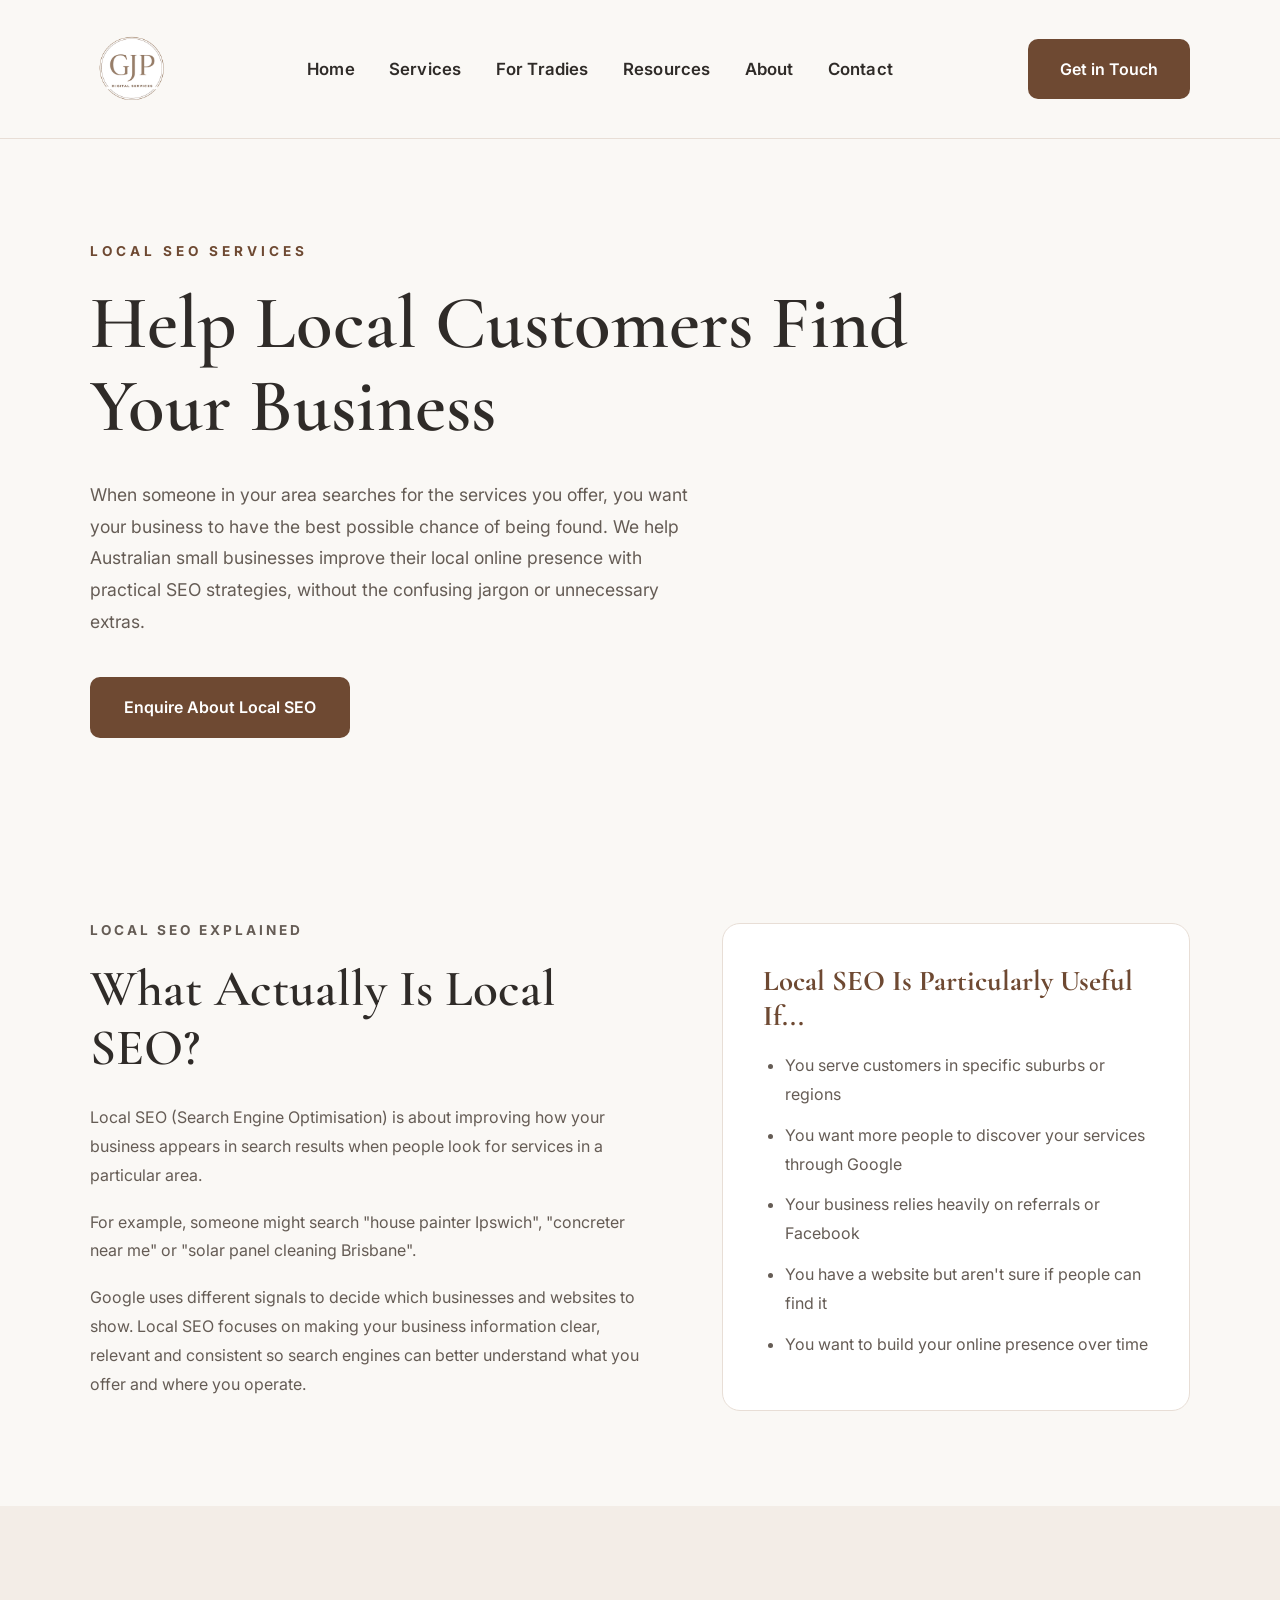
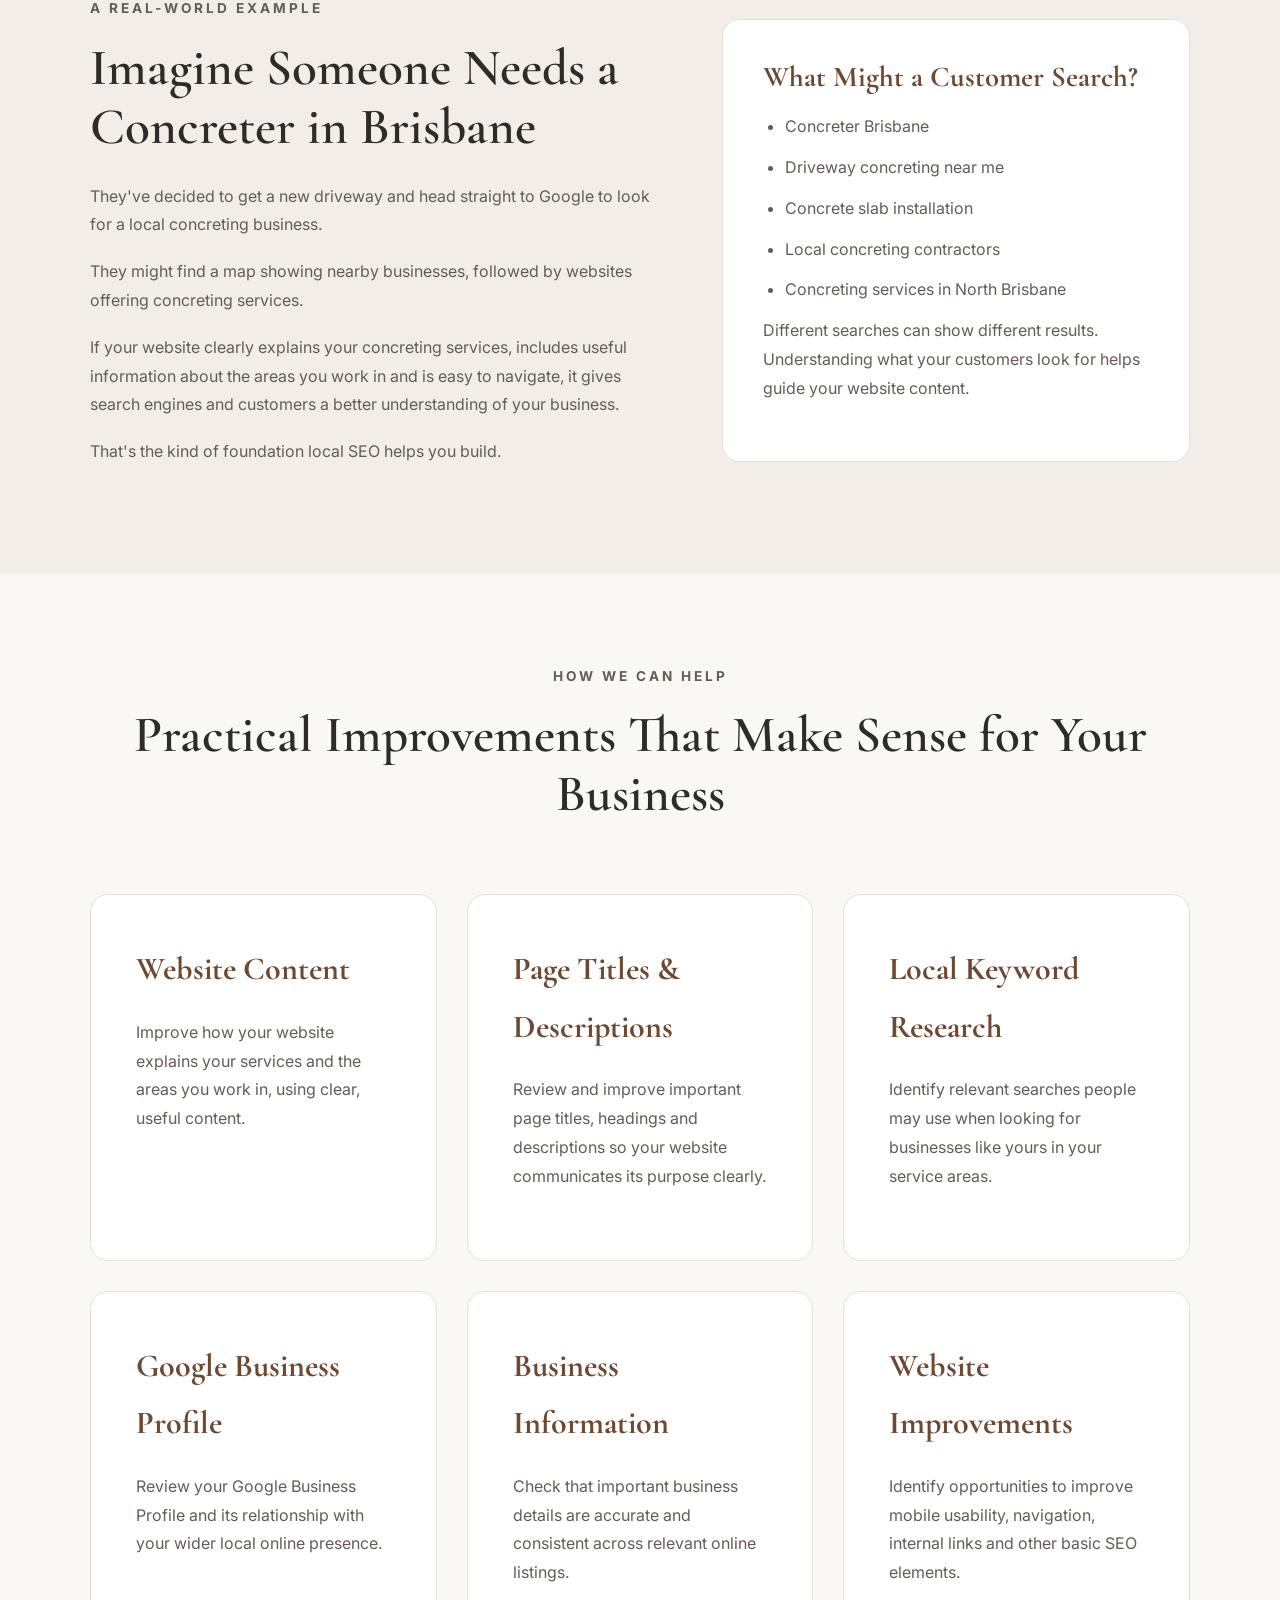
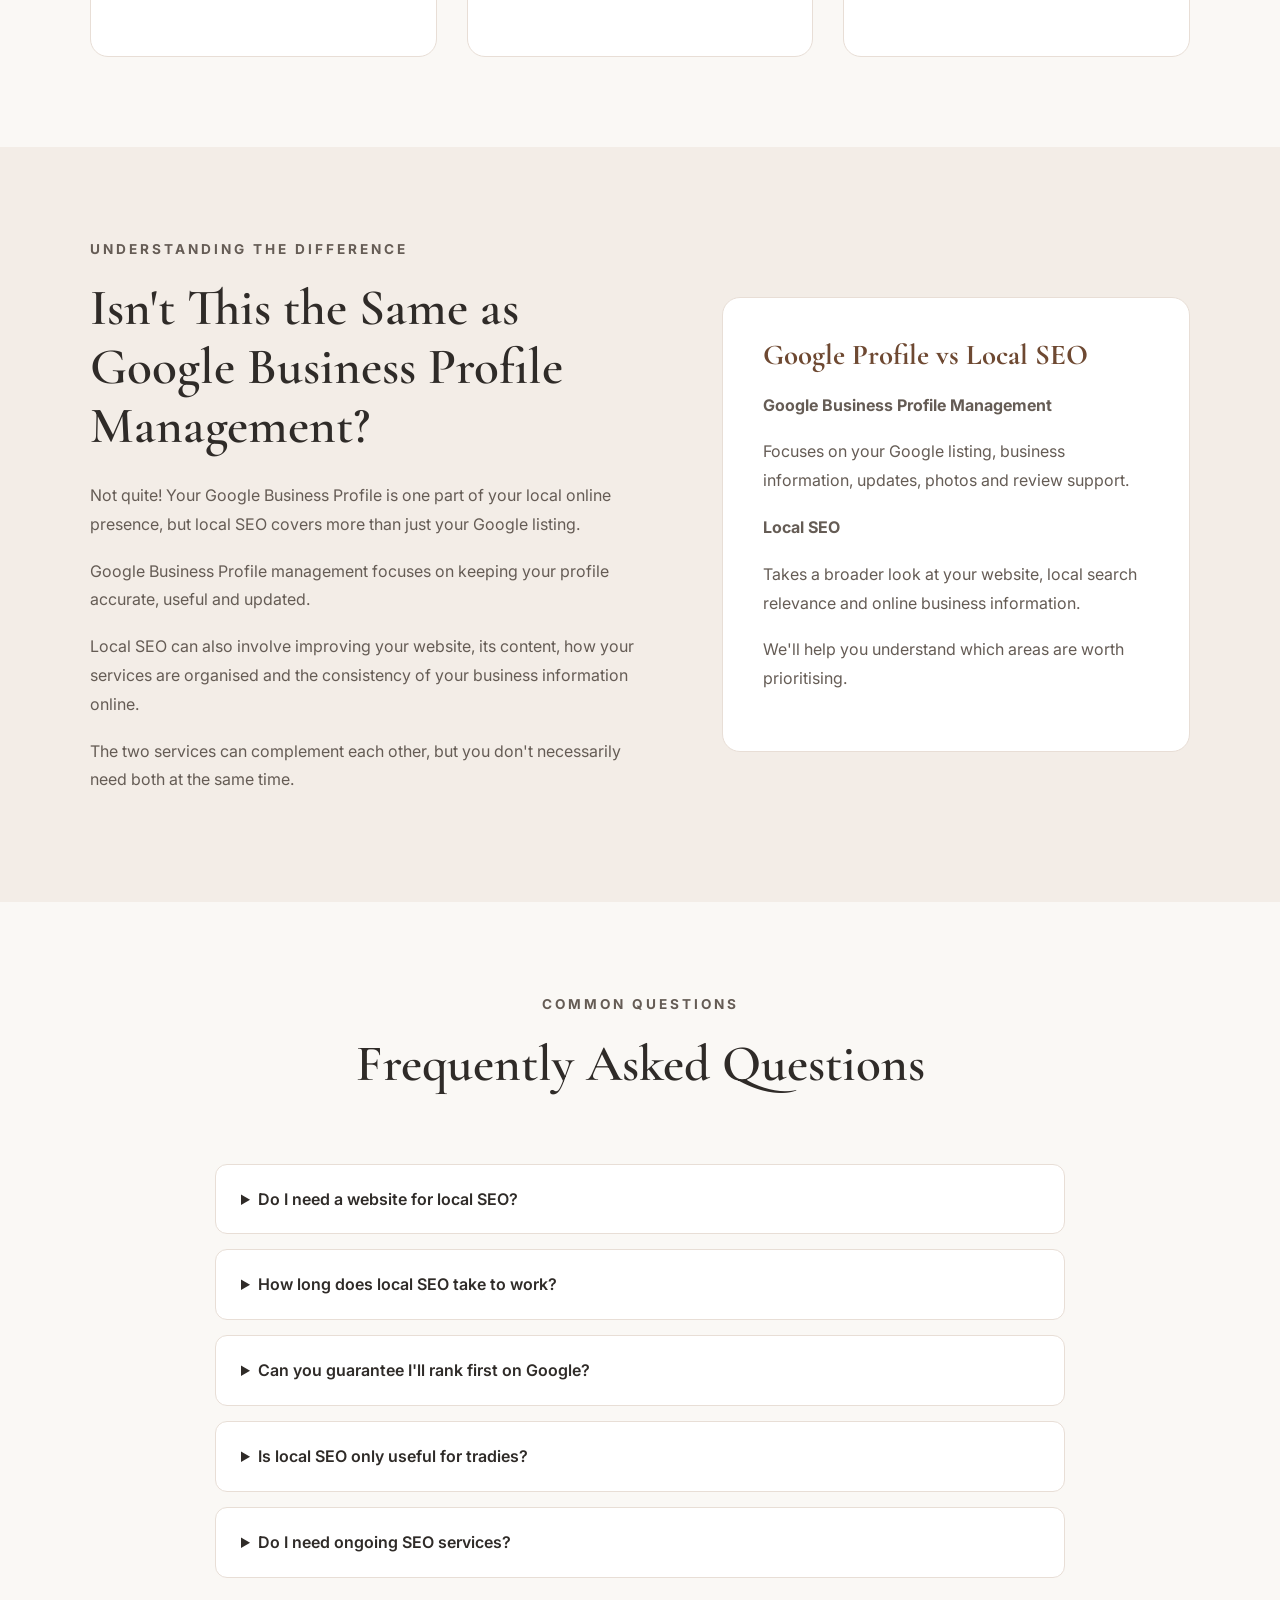
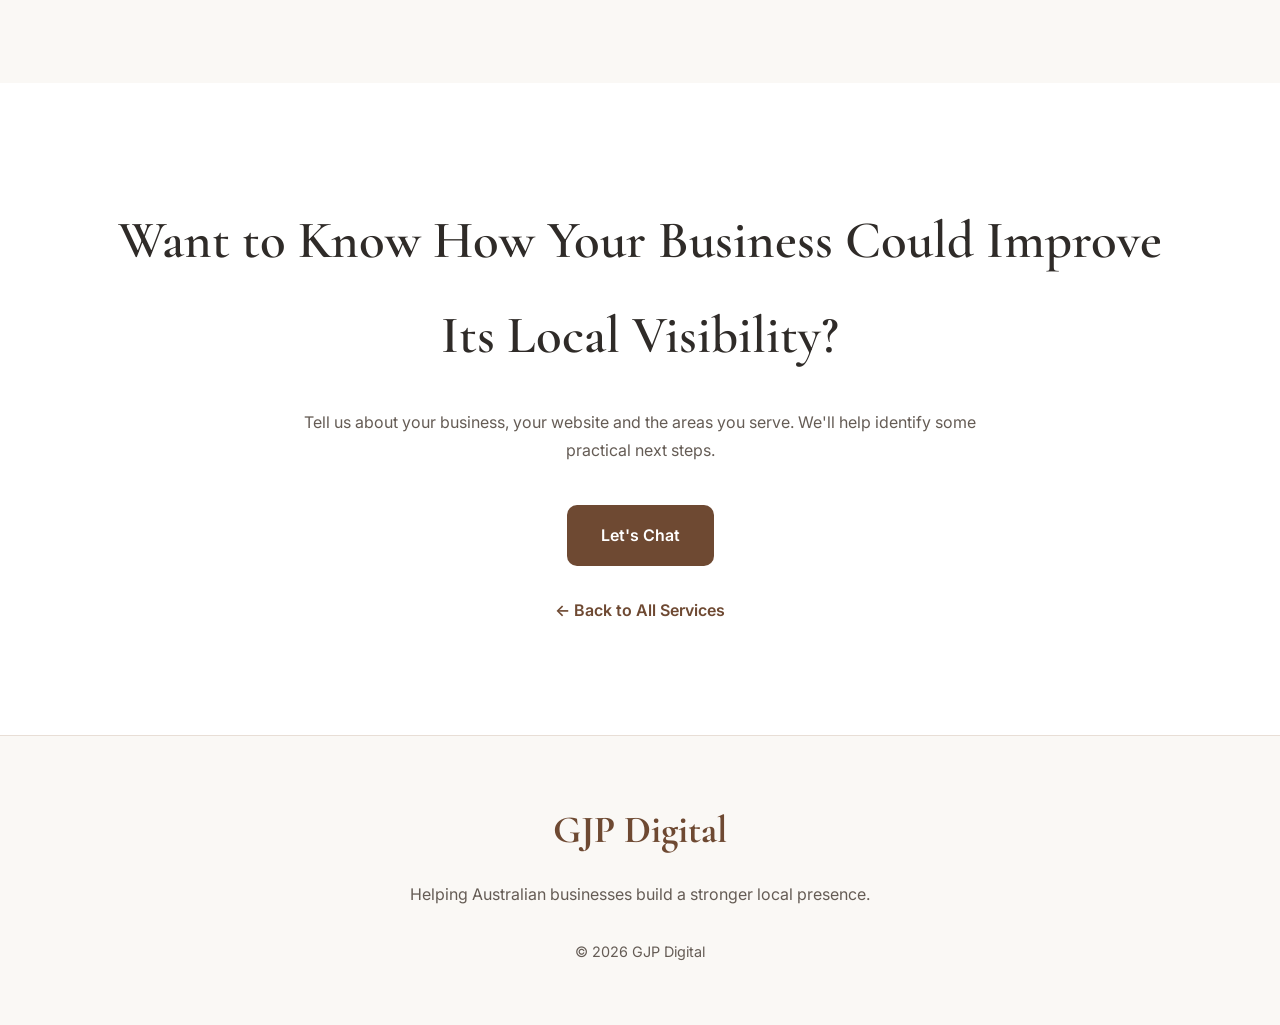
<file: local-seo.html>
<!DOCTYPE html>
<html lang="en-AU">

<head>
    <meta charset="UTF-8">
    <meta name="viewport" content="width=device-width, initial-scale=1.0">

    
<title>Local SEO Services for Tradies &amp; Small Businesses | GJP Digital</title>
<meta name="description" content="Practical local SEO services for Australian tradies and small businesses. Improve your website, local search visibility and online presence with GJP Digital.">


    <!-- Google Fonts -->
    <link rel="preconnect" href="https://fonts.googleapis.com">
    <link rel="preconnect" href="https://fonts.gstatic.com" crossorigin>

    <link href="https://fonts.googleapis.com/css2?family=Cormorant+Garamond:wght@400;500;600;700&family=Inter:wght@300;400;500;600;700&display=swap" rel="stylesheet">

    <!-- Favicon -->
    <link rel="icon" type="image/png" href="/favicon.png">

    <!-- CSS -->
    <link rel="stylesheet" href="css/style.css">
</head>



<body>


<!-- =========================
     HEADER
========================== -->

<header>
    <div class="container">
        <nav>

            <a href="index.html" class="logo">
                <img src="images/logo.png" alt="GJP Digital Logo">
            </a>

            <ul class="nav-links" id="main-navigation">

                <li><a href="index.html">Home</a></li>

                <li class="nav-dropdown">
                    <a href="services.html" class="dropdown-trigger">
                        Services
                    </a>

                    <ul class="dropdown-menu">

                        <li>
                            <a href="services.html">All Services</a>
                        </li>

                        <li>
                            <a href="small-business-websites.html">
                                Website Design &amp; Support
                            </a>
                        </li>

                        <li>
                            <a href="local-seo.html">
                                Google Visibility &amp; Local SEO
                            </a>
                        </li>

                        <li>
                            <a href="custom-documents-business-materials.html">
                                Custom Documents &amp; Business Materials
                            </a>
                        </li>

                    </ul>
                </li>

                <li>
                    <a href="digital-marketing-for-tradies.html">
                        For Tradies
                    </a>
                </li>

                <li>
                    <a href="resources.html">Resources</a>
                </li>

                <li>
                    <a href="about.html">About</a>
                </li>

                <li>
                    <a href="contact.html">Contact</a>
                </li>

            </ul>

            <a href="contact.html" class="nav-button">
                Get in Touch
            </a>

            <button
                class="mobile-menu-toggle"
                type="button"
                aria-label="Open navigation menu"
                aria-expanded="false"
                aria-controls="main-navigation"
            >
                <span></span>
                <span></span>
                <span></span>
            </button>

        </nav>
    </div>
</header>


<main>

    <!-- HERO -->

    <section class="service-page-hero">

        <div class="container">

            <p class="eyebrow">LOCAL SEO SERVICES</p>

            <h1>
                Help Local Customers Find Your Business
            </h1>

            <p class="hero-description">
                When someone in your area searches for the services
                you offer, you want your business to have the best
                possible chance of being found.

                We help Australian small businesses improve their
                local online presence with practical SEO strategies,
                without the confusing jargon or unnecessary extras.
            </p>

            <a href="contact.html" class="btn btn-primary">
                Enquire About Local SEO
            </a>

        </div>

    </section>

    <!-- EXPLAINING LOCAL SEO -->

    <section class="service-detail-section">

        <div class="container service-detail-grid">

            <div>

                <p class="section-tag">
                    LOCAL SEO EXPLAINED
                </p>

                <h2>
                    What Actually Is Local SEO?
                </h2>

                <p>
                    Local SEO (Search Engine Optimisation)
                    is about improving how your business
                    appears in search results when people
                    look for services in a particular area.
                </p>

                <p>
                    For example, someone might search
                    "house painter Ipswich", "concreter near me"
                    or "solar panel cleaning Brisbane".
                </p>

                <p>
                    Google uses different signals to decide
                    which businesses and websites to show.
                    Local SEO focuses on making your business
                    information clear, relevant and consistent
                    so search engines can better understand
                    what you offer and where you operate.
                </p>

            </div>

            <div class="service-info-panel">

                <h3>Local SEO Is Particularly Useful If...</h3>

                <ul>
                    <li>You serve customers in specific suburbs or regions</li>
                    <li>You want more people to discover your services through Google</li>
                    <li>Your business relies heavily on referrals or Facebook</li>
                    <li>You have a website but aren't sure if people can find it</li>
                    <li>You want to build your online presence over time</li>
                </ul>

            </div>

        </div>

    </section>

    <!-- REAL WORLD EXAMPLE -->

    <section class="service-detail-section service-section-light">

        <div class="container service-detail-grid">

            <div>

                <p class="section-tag">
                    A REAL-WORLD EXAMPLE
                </p>

                <h2>
    Imagine Someone Needs a Concreter in Brisbane
</h2>

                <p>
                    They've decided to get a new driveway
                    and head straight to Google to look
                    for a local concreting business.
                </p>

                <p>
                    They might find a map showing nearby
                    businesses, followed by websites
                    offering concreting services.
                </p>

                <p>
                    If your website clearly explains
                    your concreting services, includes
                    useful information about the areas
                    you work in and is easy to navigate,
                    it gives search engines and customers
                    a better understanding of your business.
                </p>

                <p>
                    That's the kind of foundation
                    local SEO helps you build.
                </p>

            </div>

            <div class="service-info-panel">

                <h3>What Might a Customer Search?</h3>

                
<ul>
    <li>Concreter Brisbane</li>
    <li>Driveway concreting near me</li>
    <li>Concrete slab installation</li>
    <li>Local concreting contractors</li>
    <li>Concreting services in North Brisbane</li>
</ul>


                <p>
                    Different searches can show different
                    results. Understanding what your
                    customers look for helps guide
                    your website content.
                </p>

            </div>

        </div>

    </section>

    <!-- SERVICES -->

    <section class="service-detail-section">

        <div class="container">

            <div class="section-heading">

                <p>HOW WE CAN HELP</p>

                <h2>
                    Practical Improvements That Make Sense for Your Business
                </h2>

            </div>

            <div class="services-grid">

                <article class="service-card">

                    <h3>Website Content</h3>

                    <p>
                        Improve how your website explains
                        your services and the areas you
                        work in, using clear, useful content.
                    </p>

                </article>

                <article class="service-card">

                    <h3>Page Titles & Descriptions</h3>

                    <p>
                        Review and improve important page
                        titles, headings and descriptions
                        so your website communicates
                        its purpose clearly.
                    </p>

                </article>

                <article class="service-card">

                    <h3>Local Keyword Research</h3>

                    <p>
                        Identify relevant searches people
                        may use when looking for businesses
                        like yours in your service areas.
                    </p>

                </article>

                <article class="service-card">

                    <h3>Google Business Profile</h3>

                    <p>
                        Review your Google Business Profile
                        and its relationship with your
                        wider local online presence.
                    </p>

                </article>

                <article class="service-card">

                    <h3>Business Information</h3>

                    <p>
                        Check that important business
                        details are accurate and
                        consistent across relevant
                        online listings.
                    </p>

                </article>

                <article class="service-card">

                    <h3>Website Improvements</h3>

                    <p>
                        Identify opportunities to improve
                        mobile usability, navigation,
                        internal links and other
                        basic SEO elements.
                    </p>

                </article>

            </div>

        </div>

    </section>

    <!-- GBP VS SEO -->

    <section class="service-detail-section service-section-light">

        <div class="container service-detail-grid">

            <div>

                <p class="section-tag">
                    UNDERSTANDING THE DIFFERENCE
                </p>

                <h2>
                    Isn't This the Same as Google Business Profile Management?
                </h2>

                <p>
                    Not quite! Your Google Business Profile
                    is one part of your local online presence,
                    but local SEO covers more than just
                    your Google listing.
                </p>

                <p>
                    Google Business Profile management
                    focuses on keeping your profile
                    accurate, useful and updated.
                </p>

                <p>
                    Local SEO can also involve improving
                    your website, its content, how your
                    services are organised and the
                    consistency of your business
                    information online.
                </p>

                <p>
                    The two services can complement
                    each other, but you don't necessarily
                    need both at the same time.
                </p>

            </div>

            <div class="service-info-panel">

                <h3>Google Profile vs Local SEO</h3>

                <p><strong>Google Business Profile Management</strong></p>

                <p>
                    Focuses on your Google listing,
                    business information, updates,
                    photos and review support.
                </p>

                <p><strong>Local SEO</strong></p>

                <p>
                    Takes a broader look at your website,
                    local search relevance and online
                    business information.
                </p>

                <p>
                    We'll help you understand which
                    areas are worth prioritising.
                </p>

            </div>

        </div>

    </section>

    <!-- FAQ -->

    <section class="service-detail-section">

        <div class="container service-faq">

            <div class="section-heading">

                <p>COMMON QUESTIONS</p>

                <h2>Frequently Asked Questions</h2>

            </div>

            <details>
                <summary>Do I need a website for local SEO?</summary>
                <p>
                    A website allows for a wider range of
                    local SEO improvements, but eligible
                    businesses can still benefit from
                    optimising their Google Business Profile
                    and maintaining accurate business
                    information online.
                </p>
            </details>

            <details>
                <summary>How long does local SEO take to work?</summary>
                <p>
                    Results vary depending on your industry,
                    competition, existing online presence
                    and the improvements being made.
                    SEO is generally a longer-term process
                    rather than an immediate fix.
                </p>
            </details>

            <details>
                <summary>Can you guarantee I'll rank first on Google?</summary>
                <p>
                    No. Nobody can guarantee a particular
                    organic or local search ranking.
                    We focus on practical improvements
                    that support your business's
                    visibility and online presence.
                </p>
            </details>

            <details>
                <summary>Is local SEO only useful for tradies?</summary>
                <p>
                    Not at all. Local SEO can benefit
                    many types of businesses that
                    serve customers in specific areas,
                    including cleaners, beauty services,
                    property maintenance businesses
                    and other local service providers.
                </p>
            </details>

            <details>
                <summary>Do I need ongoing SEO services?</summary>
                <p>
                    Not always. Some businesses benefit
                    from one-off improvements, while
                    others may need ongoing work
                    depending on their goals and
                    local competition.
                </p>
            </details>

        </div>

    </section>

    <!-- CTA -->

    <section class="cta">

        <div class="container">

            <h2>
                Want to Know How Your Business Could Improve Its Local Visibility?
            </h2>

            <p>
                Tell us about your business, your website
                and the areas you serve. We'll help
                identify some practical next steps.
            </p>

            <a href="contact.html" class="btn btn-primary">
                Let's Chat
            </a>

            <p class="service-back-link">
                <a href="services.html">
                    &larr; Back to All Services
                </a>
            </p>

        </div>

    </section>

</main>

<!-- FOOTER -->

<footer>

    <div class="container">

        <h3>GJP Digital</h3>

        <p>
            Helping Australian businesses build
            a stronger local presence.
        </p>

        <p class="copyright">
            &copy; 2026 GJP Digital
        </p>

    </div>

</footer>

<script src="js/navigation.js" defer></script>

</body>
</html>
</file>
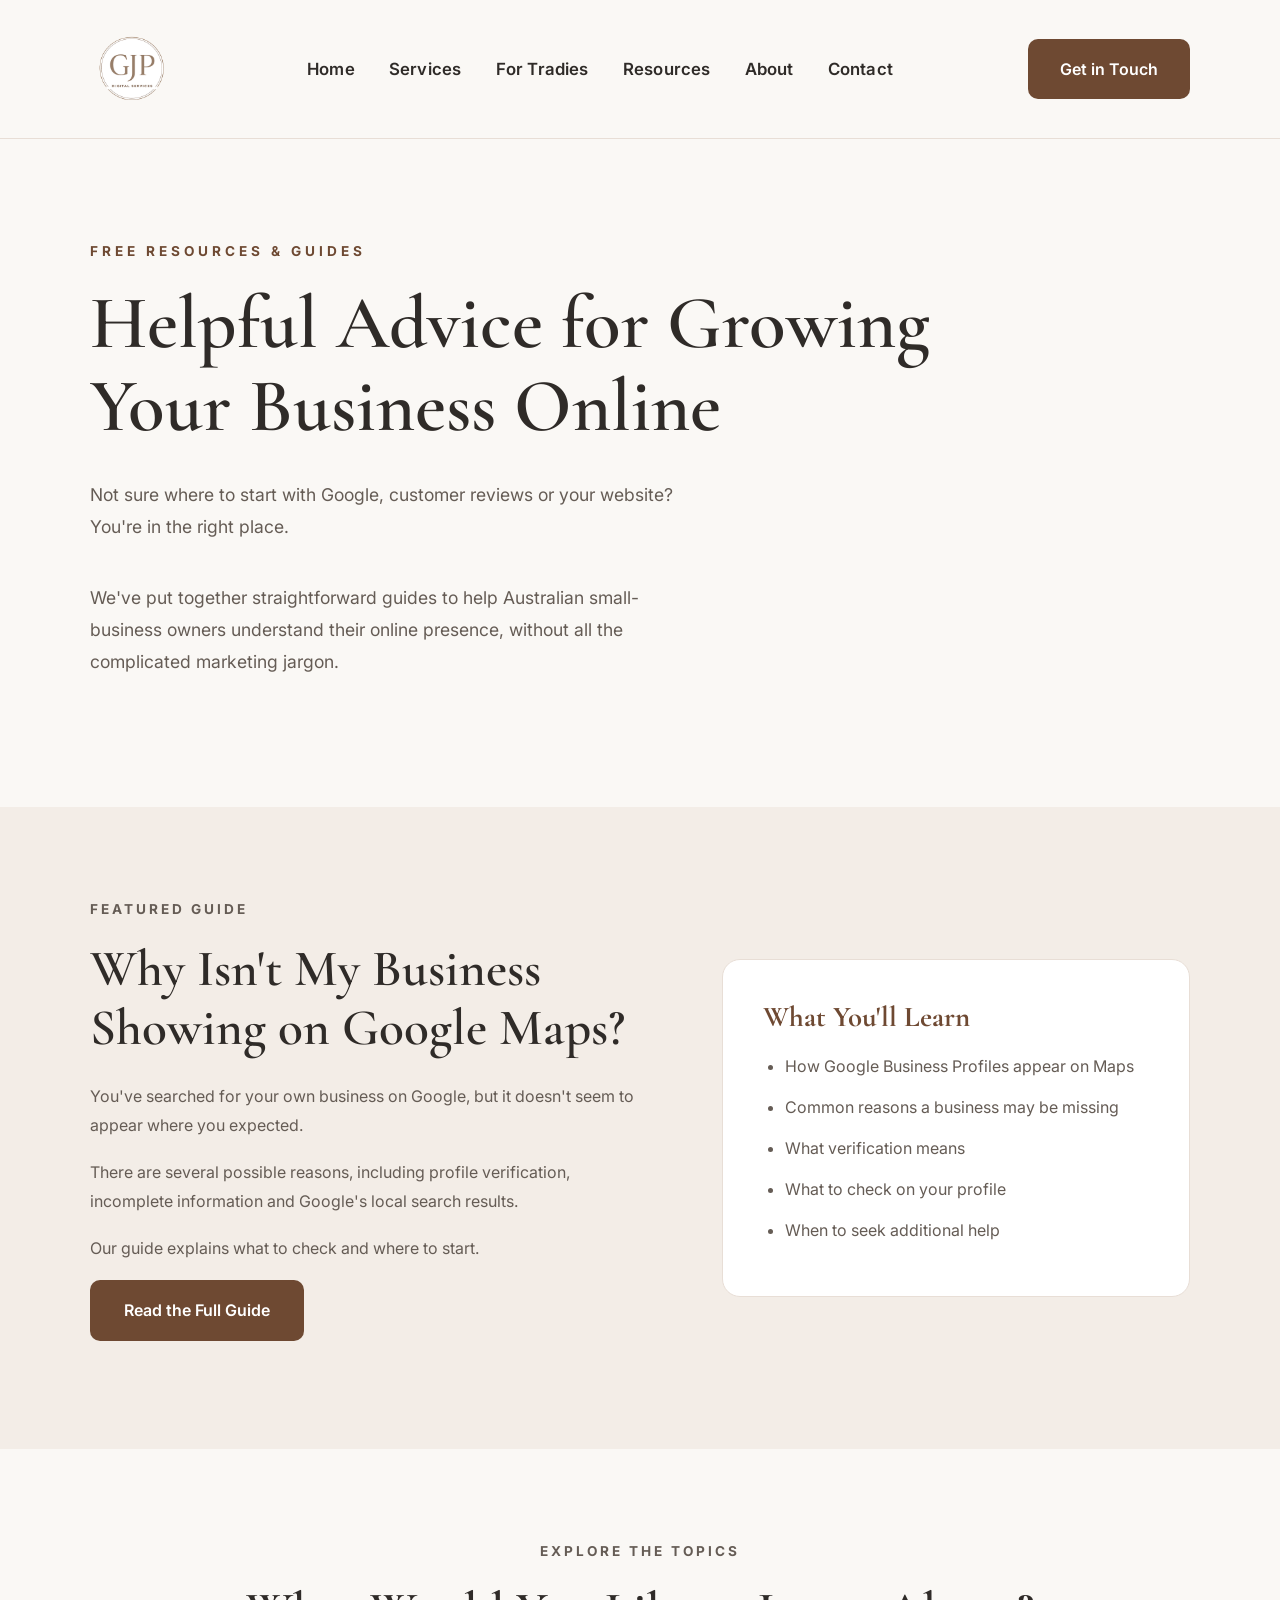
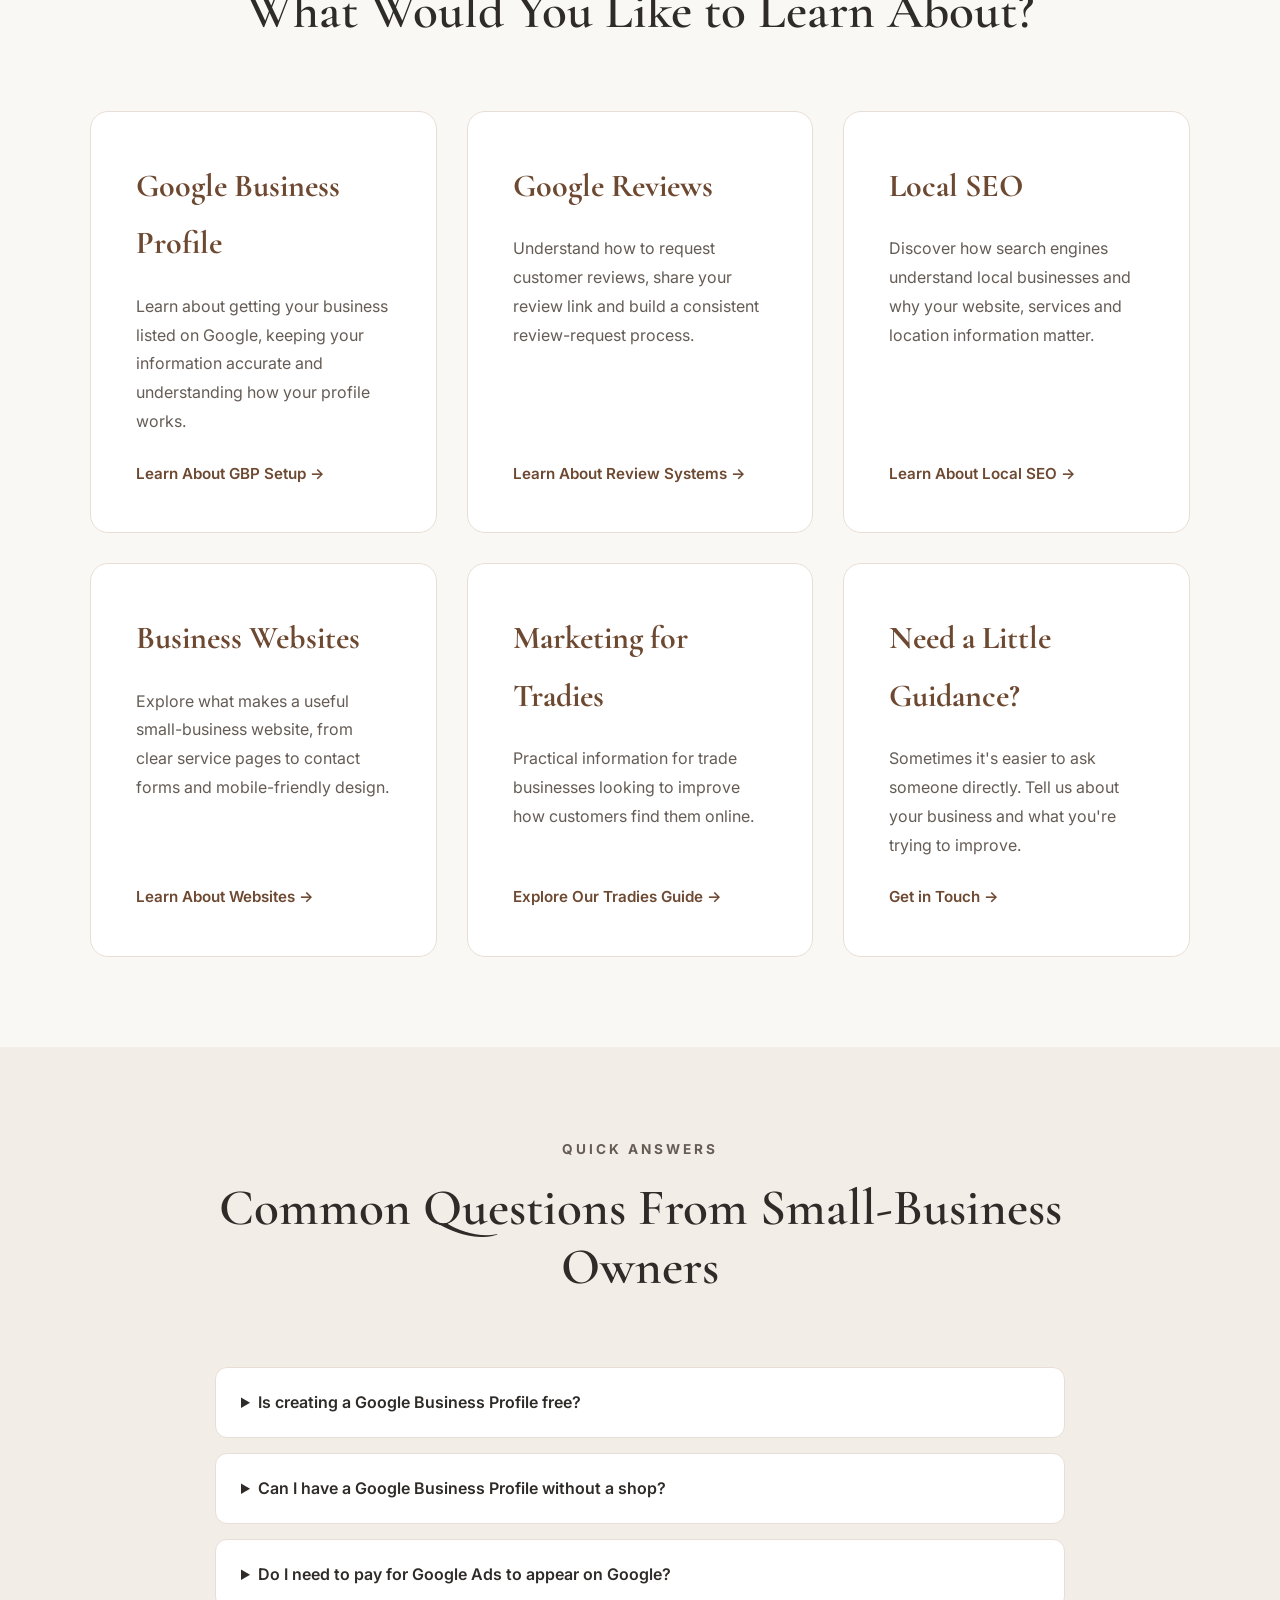
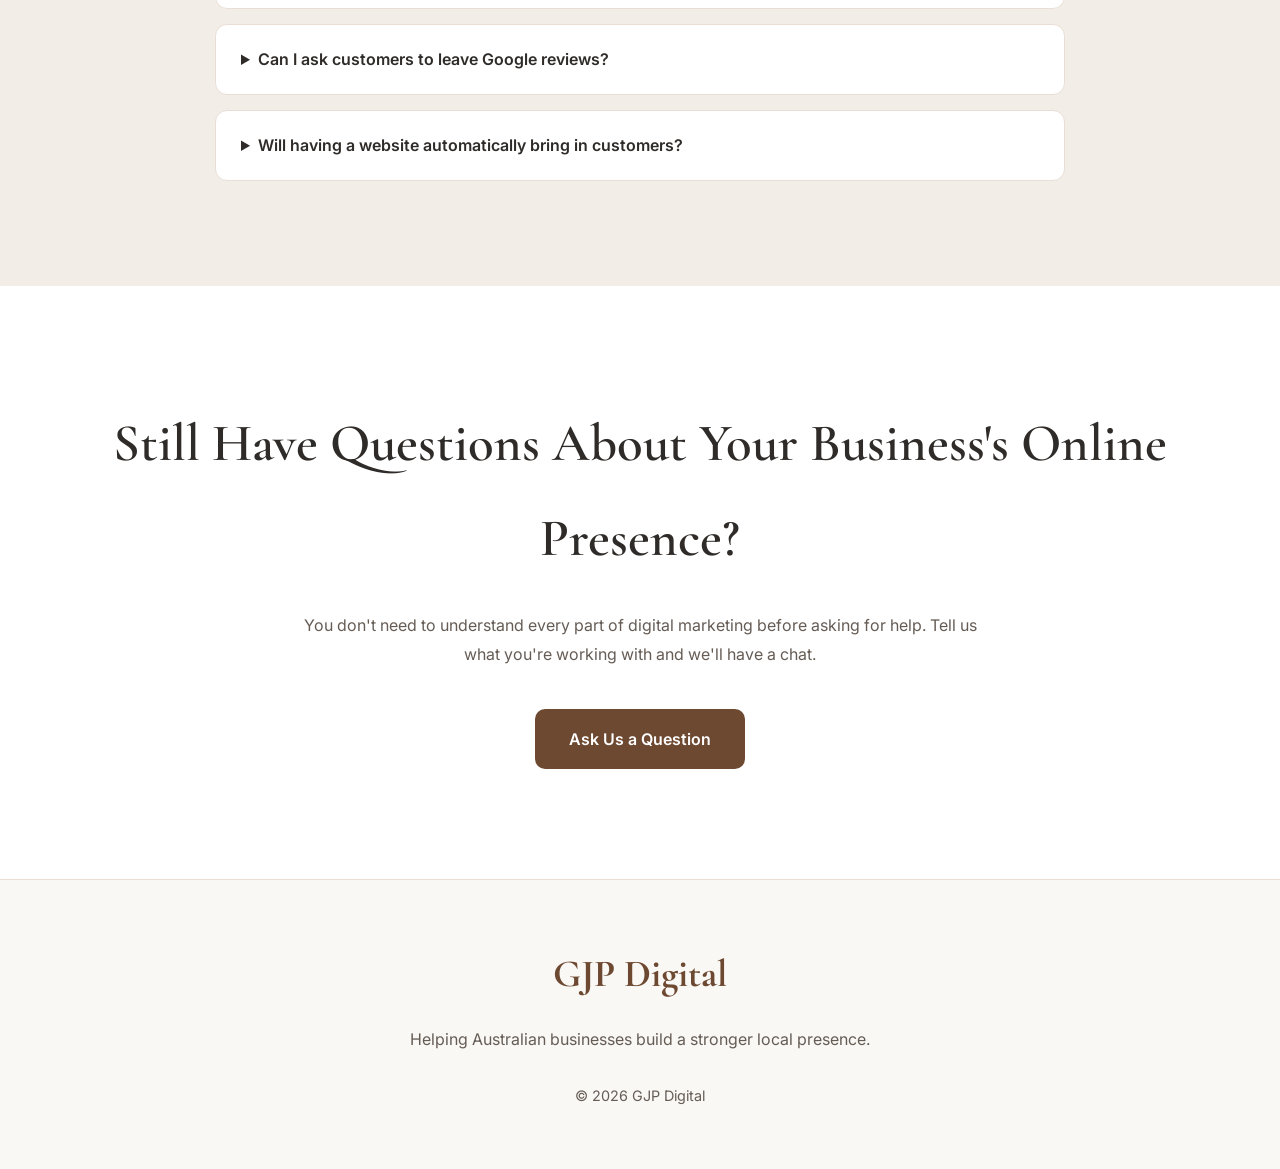
<file: resources.html>
<!DOCTYPE html>
<html lang="en-AU">

<head>
    <meta charset="UTF-8">
    <meta name="viewport" content="width=device-width, initial-scale=1.0">

    <title>Free Small Business Marketing Resources | GJP Digital</title>

    <meta name="description" content="Free guides for Australian small businesses and tradies covering Google Business Profiles, Google reviews, local SEO and business websites.">

    <link rel="preconnect" href="https://fonts.googleapis.com">
    <link rel="preconnect" href="https://fonts.gstatic.com" crossorigin>

    <link href="https://fonts.googleapis.com/css2?family=Cormorant+Garamond:wght@400;500;600;700&family=Inter:wght@300;400;500;600;700&display=swap" rel="stylesheet">
<!-- Favicon -->
<link rel="icon" type="image/png" href="/favicon.png">
    <link rel="stylesheet" href="css/style.css">
</head>

<body>


<!-- =========================
     HEADER
========================== -->

<header>
    <div class="container">
        <nav>

            <a href="index.html" class="logo">
                <img src="images/logo.png" alt="GJP Digital Logo">
            </a>

            <ul class="nav-links" id="main-navigation">

                <li><a href="index.html">Home</a></li>

                <li class="nav-dropdown">
                    <a href="services.html" class="dropdown-trigger">
                        Services
                    </a>

                    <ul class="dropdown-menu">

                        <li>
                            <a href="services.html">All Services</a>
                        </li>

                        <li>
                            <a href="small-business-websites.html">
                                Website Design &amp; Support
                            </a>
                        </li>

                        <li>
                            <a href="local-seo.html">
                                Google Visibility &amp; Local SEO
                            </a>
                        </li>

                        <li>
                            <a href="custom-documents-business-materials.html">
                                Custom Documents &amp; Business Materials
                            </a>
                        </li>

                    </ul>
                </li>

                <li>
                    <a href="digital-marketing-for-tradies.html">
                        For Tradies
                    </a>
                </li>

                <li>
                    <a href="resources.html">Resources</a>
                </li>

                <li>
                    <a href="about.html">About</a>
                </li>

                <li>
                    <a href="contact.html">Contact</a>
                </li>

            </ul>

            <a href="contact.html" class="nav-button">
                Get in Touch
            </a>

            <button
                class="mobile-menu-toggle"
                type="button"
                aria-label="Open navigation menu"
                aria-expanded="false"
                aria-controls="main-navigation"
            >
                <span></span>
                <span></span>
                <span></span>
            </button>

        </nav>
    </div>
</header>


<main>

    <!-- HERO -->

    <section class="service-page-hero">

        <div class="container">

            <p class="eyebrow">FREE RESOURCES & GUIDES</p>

            <h1>
                Helpful Advice for Growing Your Business Online
            </h1>

            <p class="hero-description">
                Not sure where to start with Google,
                customer reviews or your website?
                You're in the right place.
            </p>

            <p class="hero-description">
                We've put together straightforward guides
                to help Australian small-business owners
                understand their online presence,
                without all the complicated marketing jargon.
            </p>

        </div>

    </section>

    <!-- FEATURED GUIDE -->

    <section class="service-detail-section service-section-light">

        <div class="container service-detail-grid">

            <div>

                <p class="section-tag">FEATURED GUIDE</p>

                <h2>
                    Why Isn't My Business Showing on Google Maps?
                </h2>

                <p>
                    You've searched for your own business
                    on Google, but it doesn't seem to
                    appear where you expected.
                </p>

                <p>
                    There are several possible reasons,
                    including profile verification,
                    incomplete information and
                    Google's local search results.
                </p>

                <p>
                    Our guide explains what to check
                    and where to start.
                </p>

                
<p>
    <a href="why-isnt-my-business-showing-on-google-maps.html"
       class="btn btn-primary">
        Read the Full Guide
    </a>
</p>


            </div>

            <div class="service-info-panel">

                <h3>What You'll Learn</h3>

                <ul>
                    <li>How Google Business Profiles appear on Maps</li>
                    <li>Common reasons a business may be missing</li>
                    <li>What verification means</li>
                    <li>What to check on your profile</li>
                    <li>When to seek additional help</li>
                </ul>

            </div>

        </div>

    </section>

    <!-- RESOURCE TOPICS -->

    <section class="service-detail-section">

        <div class="container">

            <div class="section-heading">

                <p>EXPLORE THE TOPICS</p>

                <h2>
                    What Would You Like to Learn About?
                </h2>

            </div>

            <div class="services-grid">

                <article class="service-card">

                    <h3>Google Business Profile</h3>

                    <p>
                        Learn about getting your business
                        listed on Google, keeping your
                        information accurate and
                        understanding how your
                        profile works.
                    </p>

                    <a href="google-business-profile-setup.html"
                       class="service-link">
                        Learn About GBP Setup &rarr;
                    </a>

                </article>

                <article class="service-card">

                    <h3>Google Reviews</h3>

                    <p>
                        Understand how to request
                        customer reviews, share your
                        review link and build a
                        consistent review-request process.
                    </p>

                    <a href="google-review-systems.html"
                       class="service-link">
                        Learn About Review Systems &rarr;
                    </a>

                </article>

                <article class="service-card">

                    <h3>Local SEO</h3>

                    <p>
                        Discover how search engines
                        understand local businesses
                        and why your website,
                        services and location
                        information matter.
                    </p>

                    <a href="local-seo.html"
                       class="service-link">
                        Learn About Local SEO &rarr;
                    </a>

                </article>

                <article class="service-card">

                    <h3>Business Websites</h3>

                    <p>
                        Explore what makes a useful
                        small-business website,
                        from clear service pages
                        to contact forms and
                        mobile-friendly design.
                    </p>

                    <a href="small-business-websites.html"
                       class="service-link">
                        Learn About Websites &rarr;
                    </a>

                </article>

                <article class="service-card">

                    <h3>Marketing for Tradies</h3>

                    <p>
                        Practical information for
                        trade businesses looking
                        to improve how customers
                        find them online.
                    </p>

                    <a href="digital-marketing-for-tradies.html"
                       class="service-link">
                        Explore Our Tradies Guide &rarr;
                    </a>

                </article>

                <article class="service-card">

                    <h3>Need a Little Guidance?</h3>

                    <p>
                        Sometimes it's easier
                        to ask someone directly.
                        Tell us about your business
                        and what you're trying
                        to improve.
                    </p>

                    <a href="contact.html"
                       class="service-link">
                        Get in Touch &rarr;
                    </a>

                </article>

            </div>

        </div>

    </section>

    <!-- QUICK ANSWERS -->

    <section class="service-detail-section service-section-light">

        <div class="container service-faq">

            <div class="section-heading">

                <p>QUICK ANSWERS</p>

                <h2>
                    Common Questions From Small-Business Owners
                </h2>

            </div>

            <details>

                <summary>
                    Is creating a Google Business Profile free?
                </summary>

                <p>
                    Yes. Google doesn't charge businesses
                    to create or manage a Google Business
                    Profile. You can set one up yourself
                    if your business meets Google's
                    eligibility requirements.
                </p>

                <p>
                    Services like ours are optional.
                    You're paying for help with
                    setup, optimisation or management,
                    not for the Google listing itself.
                </p>

            </details>

            <details>

                <summary>
                    Can I have a Google Business Profile without a shop?
                </summary>

                <p>
                    Yes, eligible service-area businesses
                    can have a profile even if they
                    don't operate a public shopfront.
                    For example, a tradie who travels
                    to customers may qualify.
                </p>

                <p>
                    Google's eligibility and
                    address-display requirements
                    still apply.
                </p>

            </details>

            <details>

                <summary>
                    Do I need to pay for Google Ads to appear on Google?
                </summary>

                <p>
                    No. Google Ads are paid advertising,
                    while Google Business Profiles
                    and organic website listings
                    can appear without paying
                    for advertising.
                </p>

                <p>
                    However, appearing in a particular
                    position in unpaid search results
                    isn't guaranteed.
                </p>

            </details>

            <details>

                <summary>
                    Can I ask customers to leave Google reviews?
                </summary>

                <p>
                    Yes. Businesses can ask customers
                    for genuine reviews, provided
                    they follow Google's policies.
                </p>

                <p>
                    Requests should be neutral.
                    Avoid offering incentives
                    or only asking customers
                    who you expect to leave
                    positive feedback.
                </p>

            </details>

            <details>

                <summary>
                    Will having a website automatically bring in customers?
                </summary>

                <p>
                    Not automatically. A website
                    gives customers somewhere
                    to learn about your business
                    and enquire, but attracting
                    visitors may also require
                    local SEO, referrals,
                    social media or other
                    marketing activities.
                </p>

            </details>

        </div>

    </section>

    <!-- CTA -->

    <section class="cta">

        <div class="container">

            <h2>
                Still Have Questions About Your Business's Online Presence?
            </h2>

            <p>
                You don't need to understand every
                part of digital marketing before
                asking for help. Tell us what
                you're working with and
                we'll have a chat.
            </p>

            <a href="contact.html" class="btn btn-primary">
                Ask Us a Question
            </a>

        </div>

    </section>

</main>

<!-- FOOTER -->

<footer>

    <div class="container">

        <h3>GJP Digital</h3>

        <p>
            Helping Australian businesses build
            a stronger local presence.
        </p>

        <p class="copyright">
            &copy; 2026 GJP Digital
        </p>

    </div>

</footer>

<script src="js/navigation.js" defer></script>

</body>
</html>
</file>
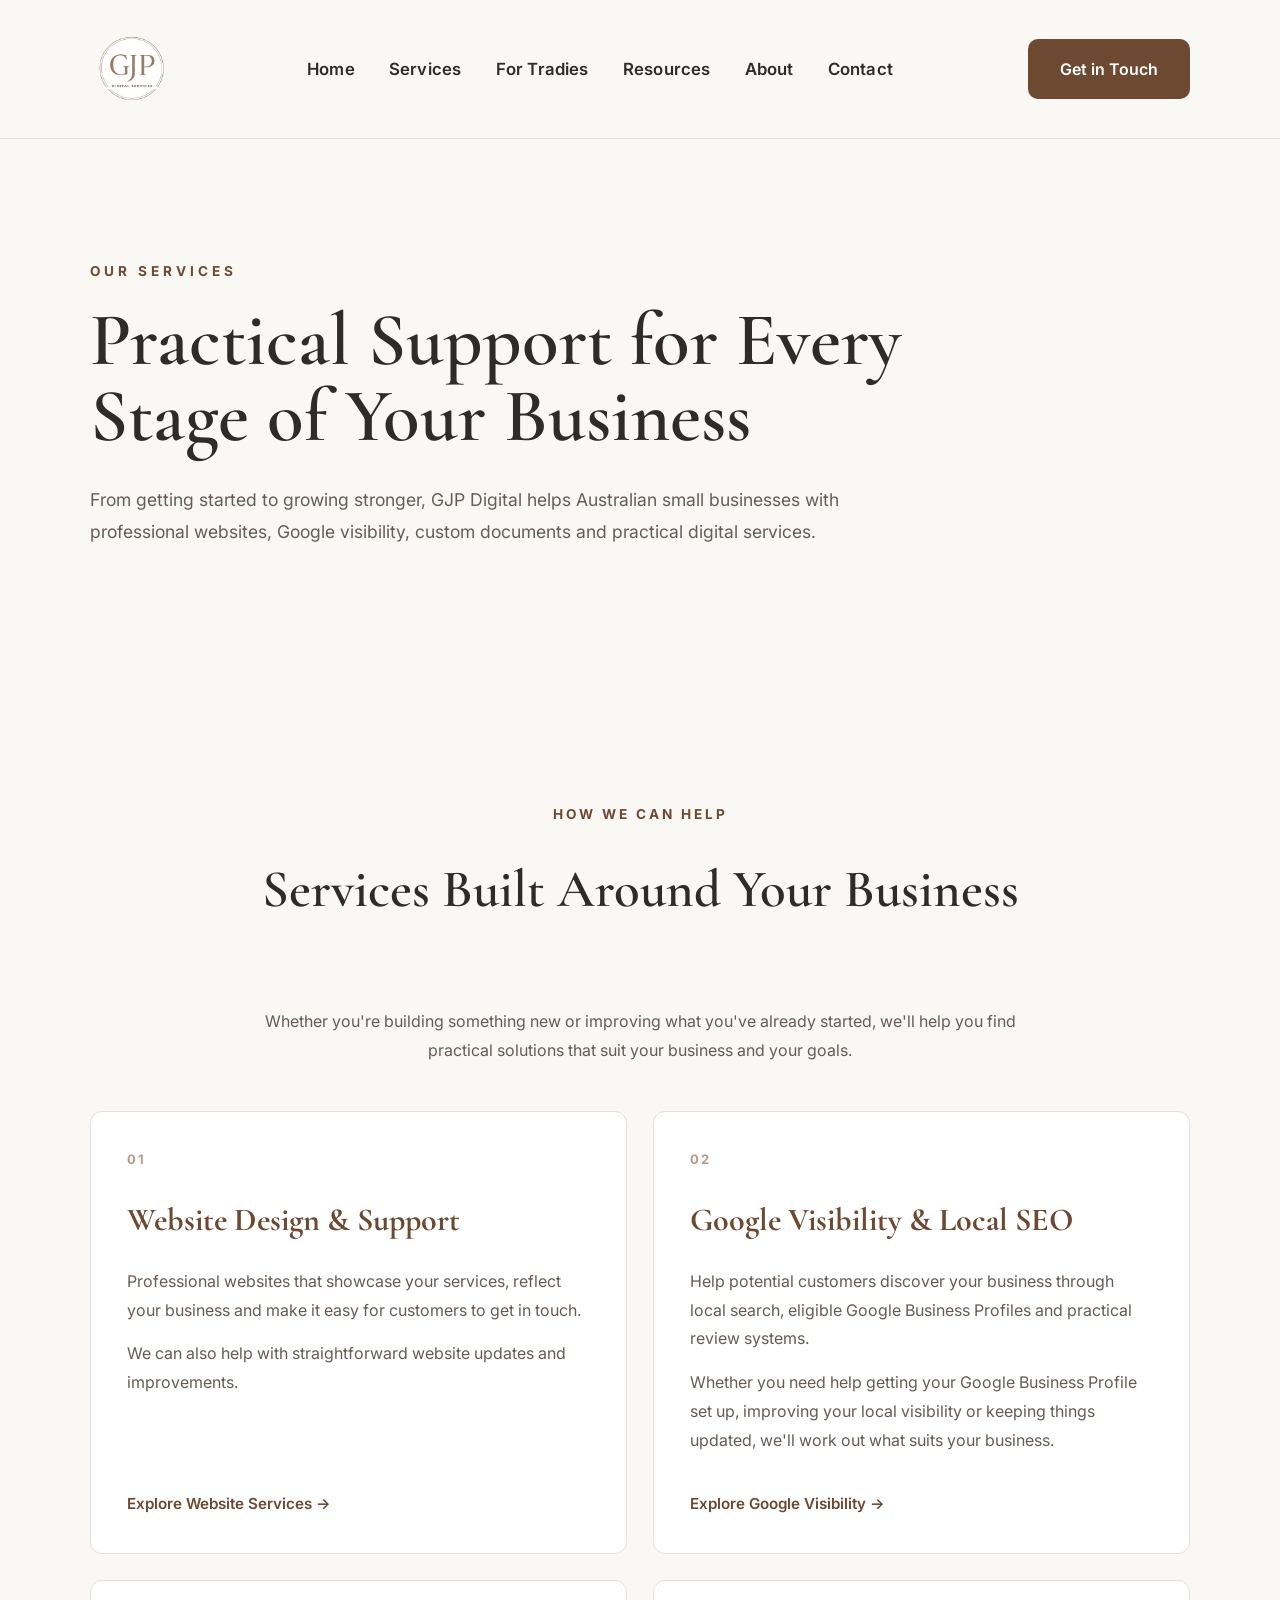
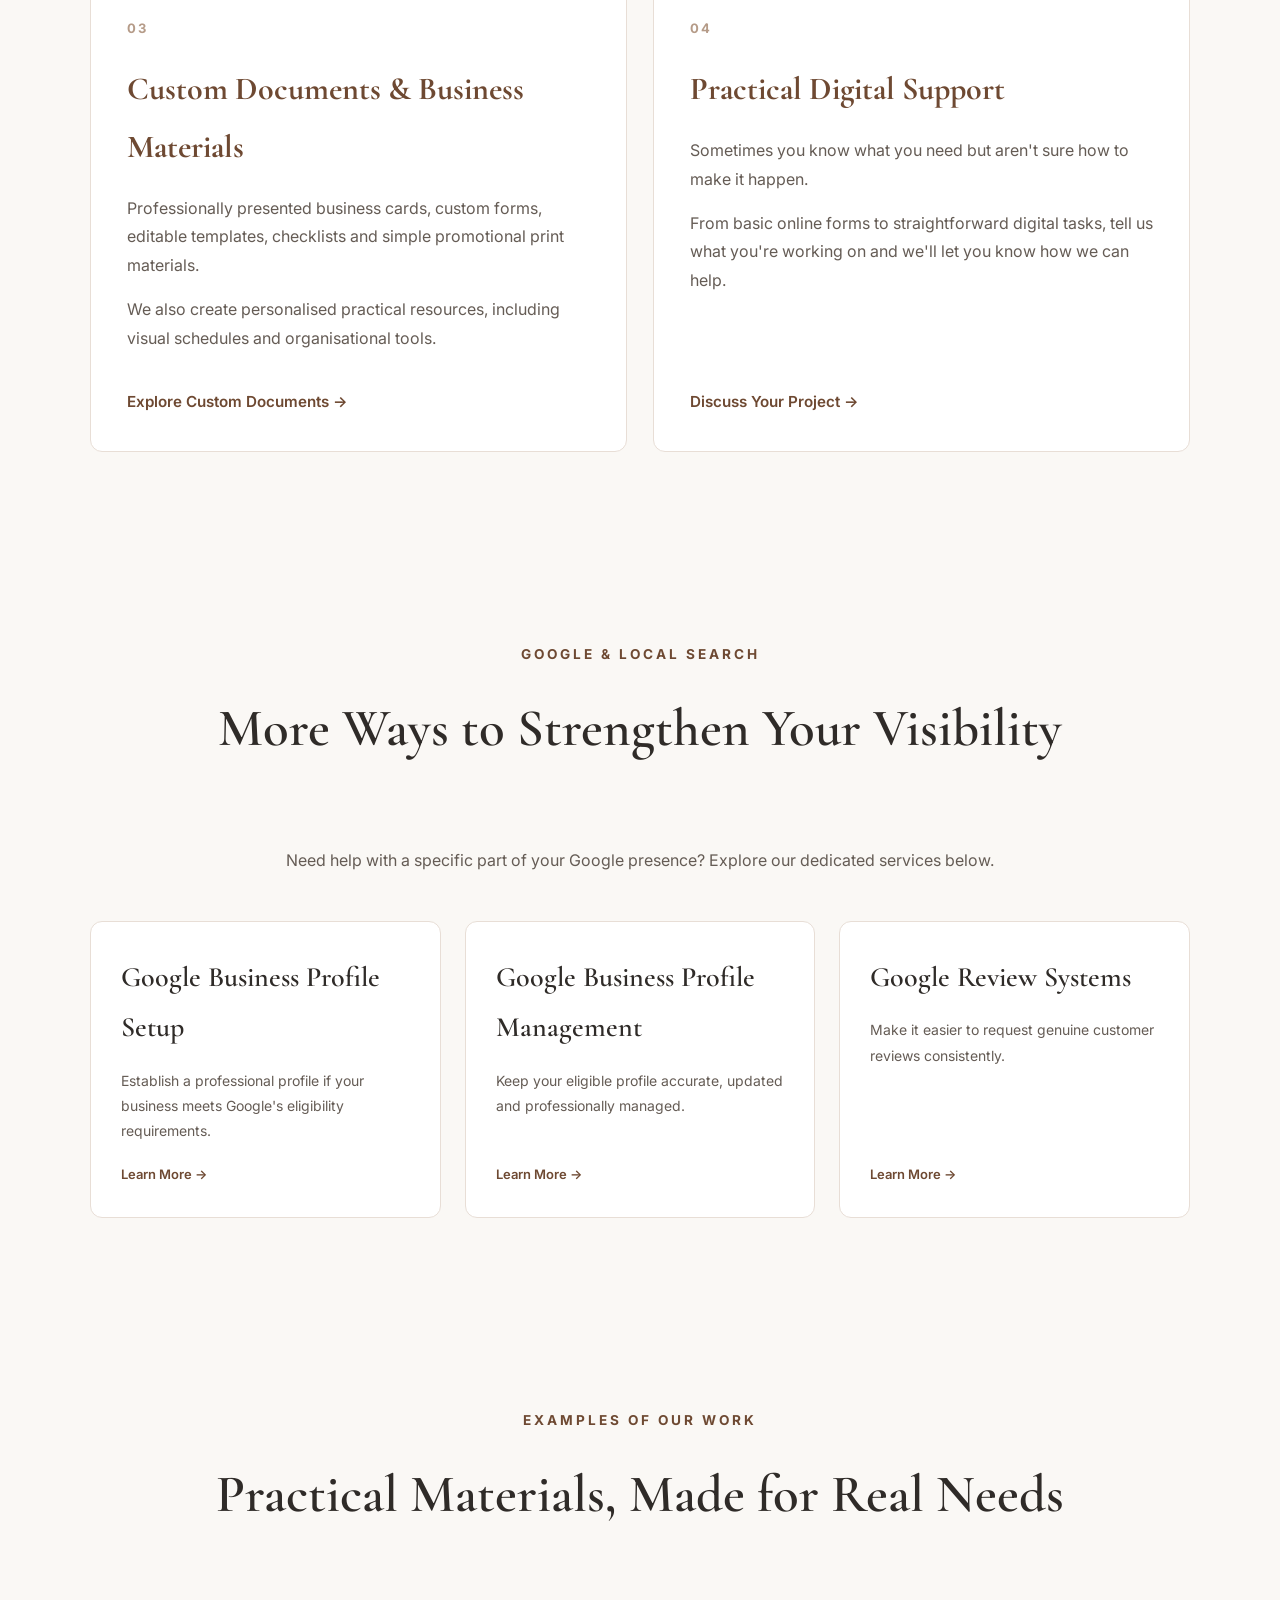
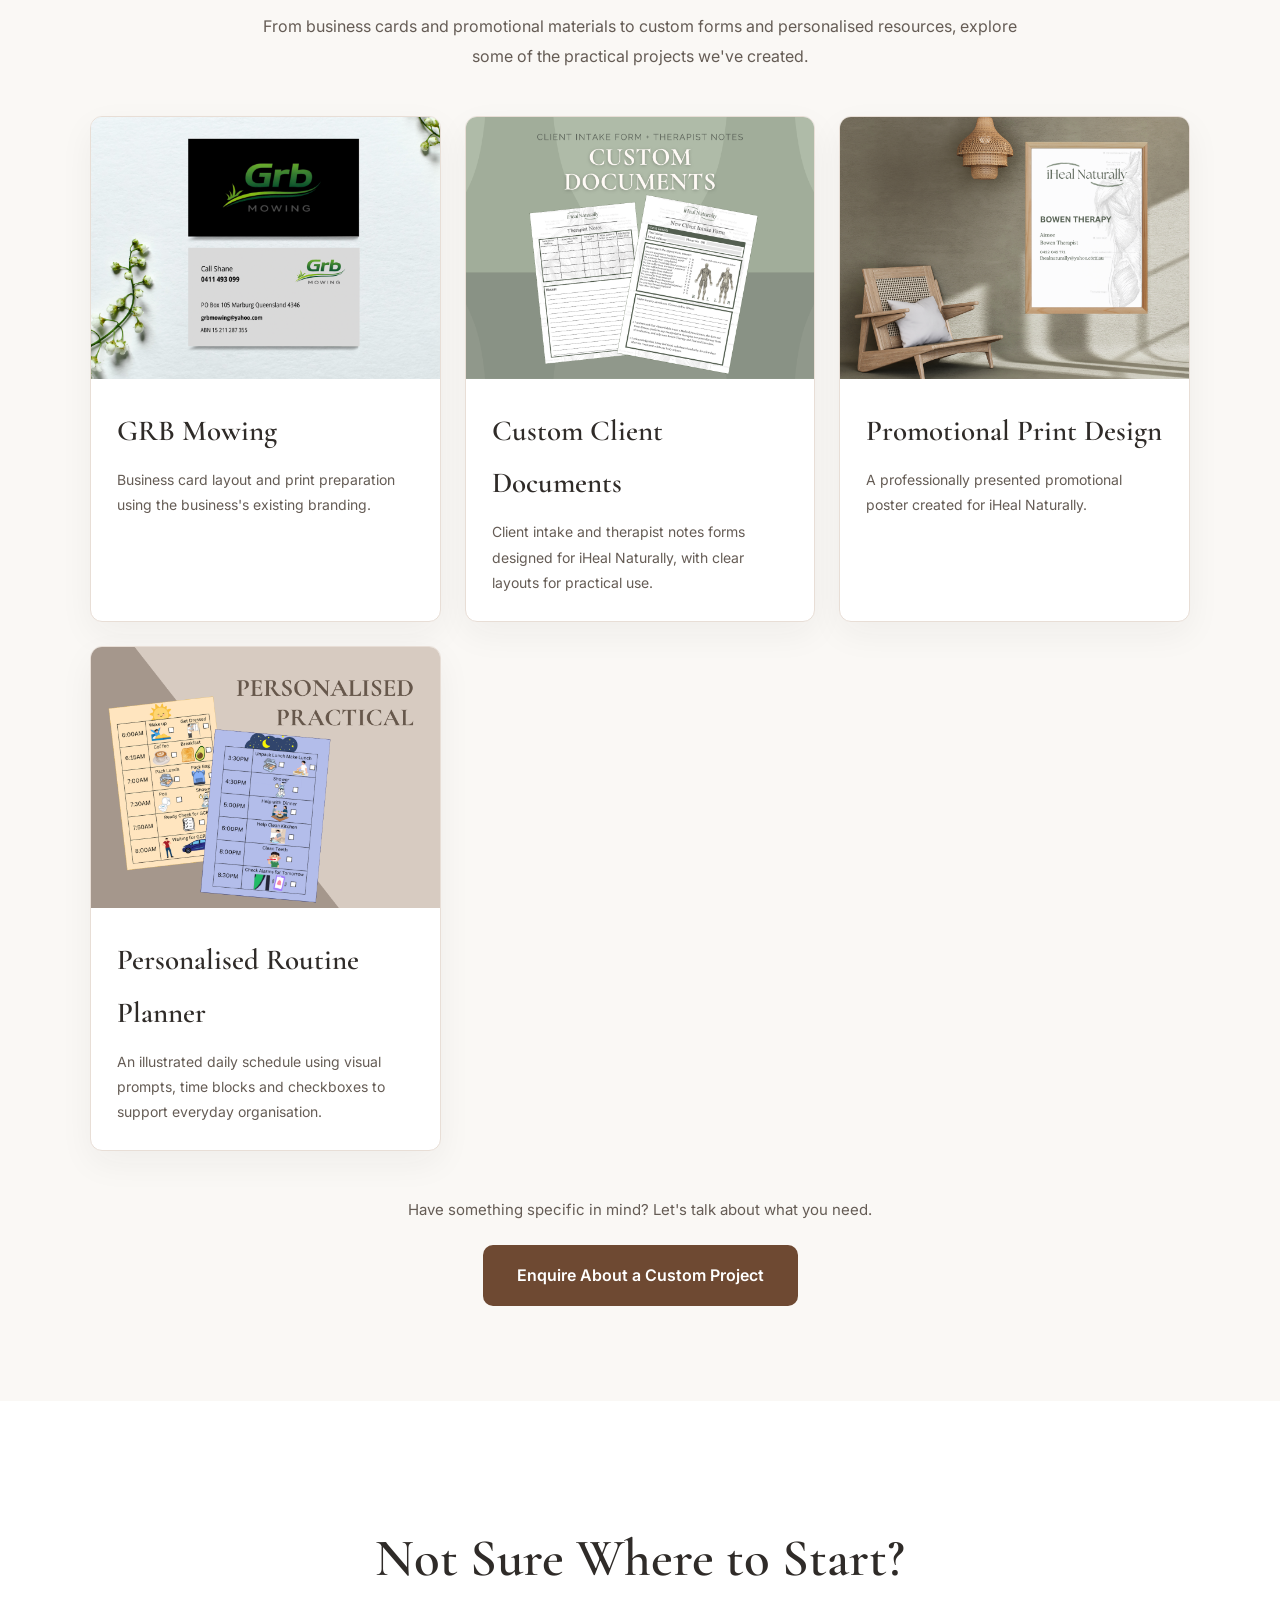
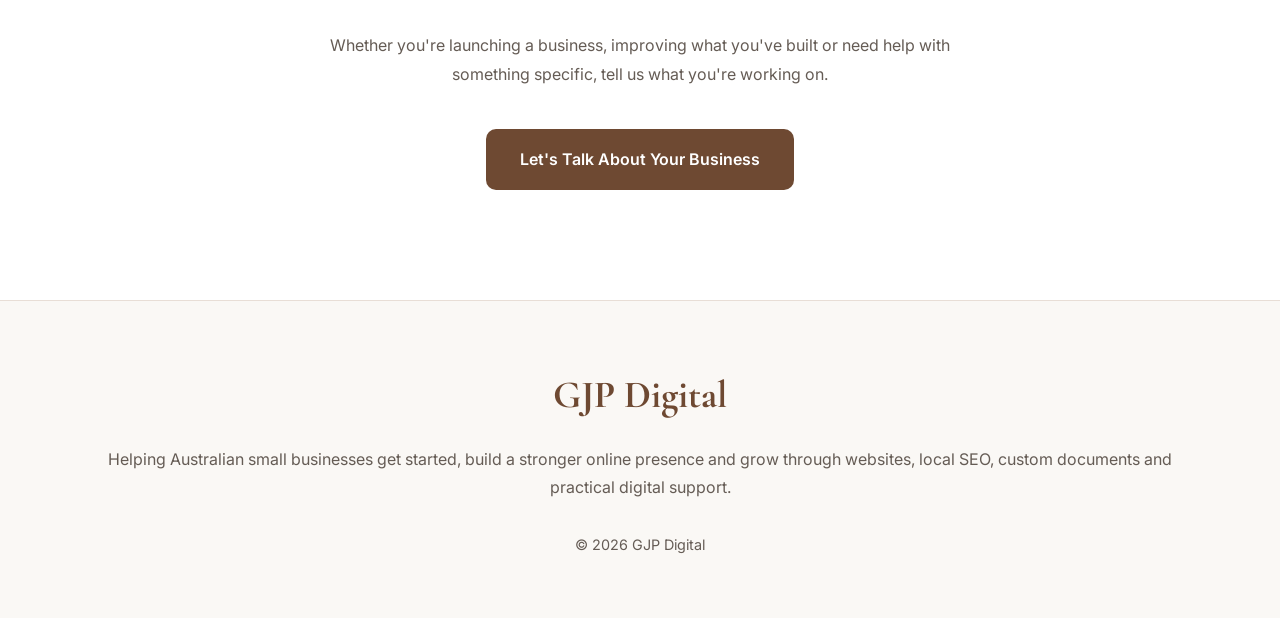
<file: services.html>
<!DOCTYPE html>
<html lang="en-AU">

<head>
    <meta charset="UTF-8">
    <meta name="viewport" content="width=device-width, initial-scale=1.0">

    
<title>Small Business Digital Services | Websites, SEO & Documents | GJP Digital</title>

<meta name="description" content="Explore GJP Digital's website design, local SEO, Google Business Profile services, custom business documents, print materials and practical digital support for Australian small businesses.">

    <!-- Google Fonts -->
    <link rel="preconnect" href="https://fonts.googleapis.com">
    <link rel="preconnect" href="https://fonts.gstatic.com" crossorigin>

    <link href="https://fonts.googleapis.com/css2?family=Cormorant+Garamond:wght@400;500;600;700&family=Inter:wght@300;400;500;600;700&display=swap" rel="stylesheet">
<!-- Favicon -->
<link rel="icon" type="image/png" href="/favicon.png">
    <!-- CSS -->
    <link rel="stylesheet" href="css/style.css">
</head>

<body>

   
<!-- =========================
     HEADER
========================== -->

<header>
    <div class="container">

        <nav>

            <!-- Logo -->
            <a href="index.html" class="logo">
                <img src="images/logo.png" alt="GJP Digital Logo">
            </a>

            <!-- Navigation Links -->
            <ul class="nav-links" id="main-navigation">

                <li>
                    <a href="index.html">Home</a>
                </li>

                <!-- Services Dropdown -->
                <li class="nav-dropdown">

                    <a href="services.html" class="dropdown-trigger">
                        Services
                    </a>

                    <ul class="dropdown-menu">

                        <li>
                            <a href="services.html">
                                All Services
                            </a>
                        </li>

                        <li>
                            <a href="small-business-websites.html">
                                Website Design &amp; Support
                            </a>
                        </li>

                        <li>
                            <a href="local-seo.html">
                                Google Visibility &amp; Local SEO
                            </a>
                        </li>

                        <li>
                            <a href="custom-documents-business-materials.html">
                                Custom Documents &amp; Business Materials
                            </a>
                        </li>

                    </ul>

                </li>

                <!-- Other Navigation Links -->
                <li>
                    <a href="digital-marketing-for-tradies.html">
                        For Tradies
                    </a>
                </li>

                <li>
                    <a href="resources.html">
                        Resources
                    </a>
                </li>

                <li>
                    <a href="about.html">About</a>
                </li>

                <li>
                    <a href="contact.html">Contact</a>
                </li>

            </ul>

            <!-- Navigation Button -->
            <a href="contact.html" class="nav-button">
                Get in Touch
            </a>

            <!-- Mobile Hamburger Menu -->
            <button
                class="mobile-menu-toggle"
                type="button"
                aria-label="Open navigation menu"
                aria-expanded="false"
                aria-controls="main-navigation"
            >
                <span></span>
                <span></span>
                <span></span>
            </button>

        </nav>

    </div>
</header>


    
<!-- =========================
     HERO
========================== -->

<section class="hero services-page-hero">
    <div class="container">

        <p class="eyebrow">OUR SERVICES</p>

        <h1>
            Practical Support for Every Stage of Your Business
        </h1>

        <p class="hero-description">
            From getting started to growing stronger,
            GJP Digital helps Australian small businesses
            with professional websites, Google visibility,
            custom documents and practical digital services.
        </p>

    </div>
</section>


<!-- =========================
     MAIN SERVICE CATEGORIES
========================== -->

<section class="services services-overview">

    <div class="container">

        <div class="section-heading">
            <p>HOW WE CAN HELP</p>
            <h2>Services Built Around Your Business</h2>
        </div>

        <p class="services-overview-intro">
            Whether you're building something new or
            improving what you've already started,
            we'll help you find practical solutions
            that suit your business and your goals.
        </p>

        <div class="services-grid services-overview-grid">

            <!-- WEBSITES -->
            <article class="service-card services-overview-card">

                <span class="services-category-number">01</span>

                <h3>Website Design &amp; Support</h3>

                <p>
                    Professional websites that showcase
                    your services, reflect your business
                    and make it easy for customers
                    to get in touch.
                </p>

                <p>
                    We can also help with straightforward
                    website updates and improvements.
                </p>

                <a href="small-business-websites.html"
                   class="service-link">
                    Explore Website Services &rarr;
                </a>

            </article>

            
<!-- GOOGLE VISIBILITY -->
<article class="service-card services-overview-card">

    <span class="services-category-number">02</span>

    <h3>Google Visibility &amp; Local SEO</h3>

    <p>
        Help potential customers discover
        your business through local search,
        eligible Google Business Profiles
        and practical review systems.
    </p>

    <p>
        Whether you need help getting your
        Google Business Profile set up,
        improving your local visibility
        or keeping things updated, we'll
        work out what suits your business.
    </p>

    <a href="local-seo.html"
       class="service-link">
        Explore Google Visibility &rarr;
    </a>

</article>


            <!-- CUSTOM DOCUMENTS -->
            <article class="service-card services-overview-card">

                <span class="services-category-number">03</span>

                <h3>Custom Documents &amp; Business Materials</h3>

                <p>
                    Professionally presented business
                    cards, custom forms, editable
                    templates, checklists and simple
                    promotional print materials.
                </p>

                <p>
                    We also create personalised practical
                    resources, including visual schedules
                    and organisational tools.
                </p>

                
<a href="custom-documents-business-materials.html" class="service-link">
    Explore Custom Documents &rarr;
</a>

            </article>

            <!-- DIGITAL SUPPORT -->
            <article class="service-card services-overview-card">

                <span class="services-category-number">04</span>

                <h3>Practical Digital Support</h3>

                <p>
                    Sometimes you know what you need
                    but aren't sure how to make it happen.
                </p>

                <p>
                    From basic online forms to
                    straightforward digital tasks,
                    tell us what you're working on
                    and we'll let you know how we
                    can help.
                </p>

                <a href="contact.html"
                   class="service-link">
                    Discuss Your Project &rarr;
                </a>

            </article>

        </div>

    </div>

</section>


<!-- =========================
     GOOGLE SERVICES
========================== -->

<section class="services-specialist">

    <div class="container">

        <div class="section-heading">
            <p>GOOGLE &amp; LOCAL SEARCH</p>
            <h2>More Ways to Strengthen Your Visibility</h2>
        </div>

        <p class="services-overview-intro">
            Need help with a specific part of your
            Google presence? Explore our dedicated
            services below.
        </p>

        <div class="services-specialist-grid">

            <a href="google-business-profile-setup.html"
               class="services-specialist-card">
                <h3>Google Business Profile Setup</h3>
                <p>
                    Establish a professional profile
                    if your business meets Google's
                    eligibility requirements.
                </p>
                <span>Learn More &rarr;</span>
            </a>

            <a href="google-business-profile-management.html"
               class="services-specialist-card">
                <h3>Google Business Profile Management</h3>
                <p>
                    Keep your eligible profile accurate,
                    updated and professionally managed.
                </p>
                <span>Learn More &rarr;</span>
            </a>

            <a href="google-review-systems.html"
               class="services-specialist-card">
                <h3>Google Review Systems</h3>
                <p>
                    Make it easier to request genuine
                    customer reviews consistently.
                </p>
                <span>Learn More &rarr;</span>
            </a>

        </div>

    </div>

</section>



<!-- =========================
     REAL WORK EXAMPLES
========================== -->

<section class="services-custom-work" id="custom-work">

    <div class="container">

        <div class="section-heading">
            <p>EXAMPLES OF OUR WORK</p>
            <h2>Practical Materials, Made for Real Needs</h2>
        </div>

        <p class="services-overview-intro">
            From business cards and promotional materials
            to custom forms and personalised resources,
            explore some of the practical projects
            we've created.
        </p>

        <div class="services-custom-grid">

            <!-- GRB MOWING -->
            <article class="services-custom-card">

                <img
    class="grb-portfolio-image"
    src="images/grb-mowing-business-cards.webp"
    alt="GRB Mowing business card design showing both sides"
    loading="lazy"
>

                <div class="services-custom-content">
                    <h3>GRB Mowing</h3>
                    <p>
                        Business card layout and print
                        preparation using the business's
                        existing branding.
                    </p>
                </div>

            </article>

            <!-- IHEAL FORMS -->
            <article class="services-custom-card">

                <img
                    src="images/iheal-naturally-custom-forms.webp"
                    alt="Custom client intake and therapist notes documents for iHeal Naturally"
                    loading="lazy"
                >

                <div class="services-custom-content">
                    <h3>Custom Client Documents</h3>
                    <p>
                        Client intake and therapist notes
                        forms designed for iHeal Naturally,
                        with clear layouts for practical use.
                    </p>
                </div>

            </article>

            <!-- IHEAL POSTER -->
            <article class="services-custom-card">

                <img
                    src="images/iheal-naturally-poster.webp"
                    alt="iHeal Naturally Bowen Therapy promotional poster design"
                    loading="lazy"
                >

                <div class="services-custom-content">
                    <h3>Promotional Print Design</h3>
                    <p>
                        A professionally presented
                        promotional poster created
                        for iHeal Naturally.
                    </p>
                </div>

            </article>

            <!-- VISUAL PLANNER -->
            <article class="services-custom-card">

                <img
                    src="images/visual-routine-planner.webp"
                    alt="Personalised illustrated daily routine planner with checkboxes"
                    loading="lazy"
                >

                <div class="services-custom-content">
                    <h3>Personalised Routine Planner</h3>
                    <p>
                        An illustrated daily schedule
                        using visual prompts, time blocks
                        and checkboxes to support
                        everyday organisation.
                    </p>
                </div>

            </article>

        </div>

        <div class="services-custom-action">
            <p>
                Have something specific in mind?
                Let's talk about what you need.
            </p>

            <a href="contact.html" class="btn btn-primary">
                Enquire About a Custom Project
            </a>
        </div>

    </div>

</section>


    <!-- =========================
         CALL TO ACTION
    ========================== -->

    <section class="cta">

        <div class="container">

            
<h2>Not Sure Where to Start?</h2>

<p>
    Whether you're launching a business,
    improving what you've built or need
    help with something specific, tell us
    what you're working on.
</p>

<a href="contact.html" class="btn btn-primary">
    Let's Talk About Your Business
</a>


        </div>

    </section>

    <!-- =========================
         FOOTER
    ========================== -->

    <footer>

        <div class="container">

            <h3>GJP Digital</h3>

            <p>
    Helping Australian small businesses get started,
    build a stronger online presence and grow through
    websites, local SEO, custom documents and
    practical digital support.
</p>

            <p class="copyright">
                &copy; 2026 GJP Digital
            </p>

        </div>

    </footer>


<!-- =========================
     MOBILE NAVIGATION
========================== -->


<script src="js/navigation.js" defer></script>

</body>
</html>
</file>
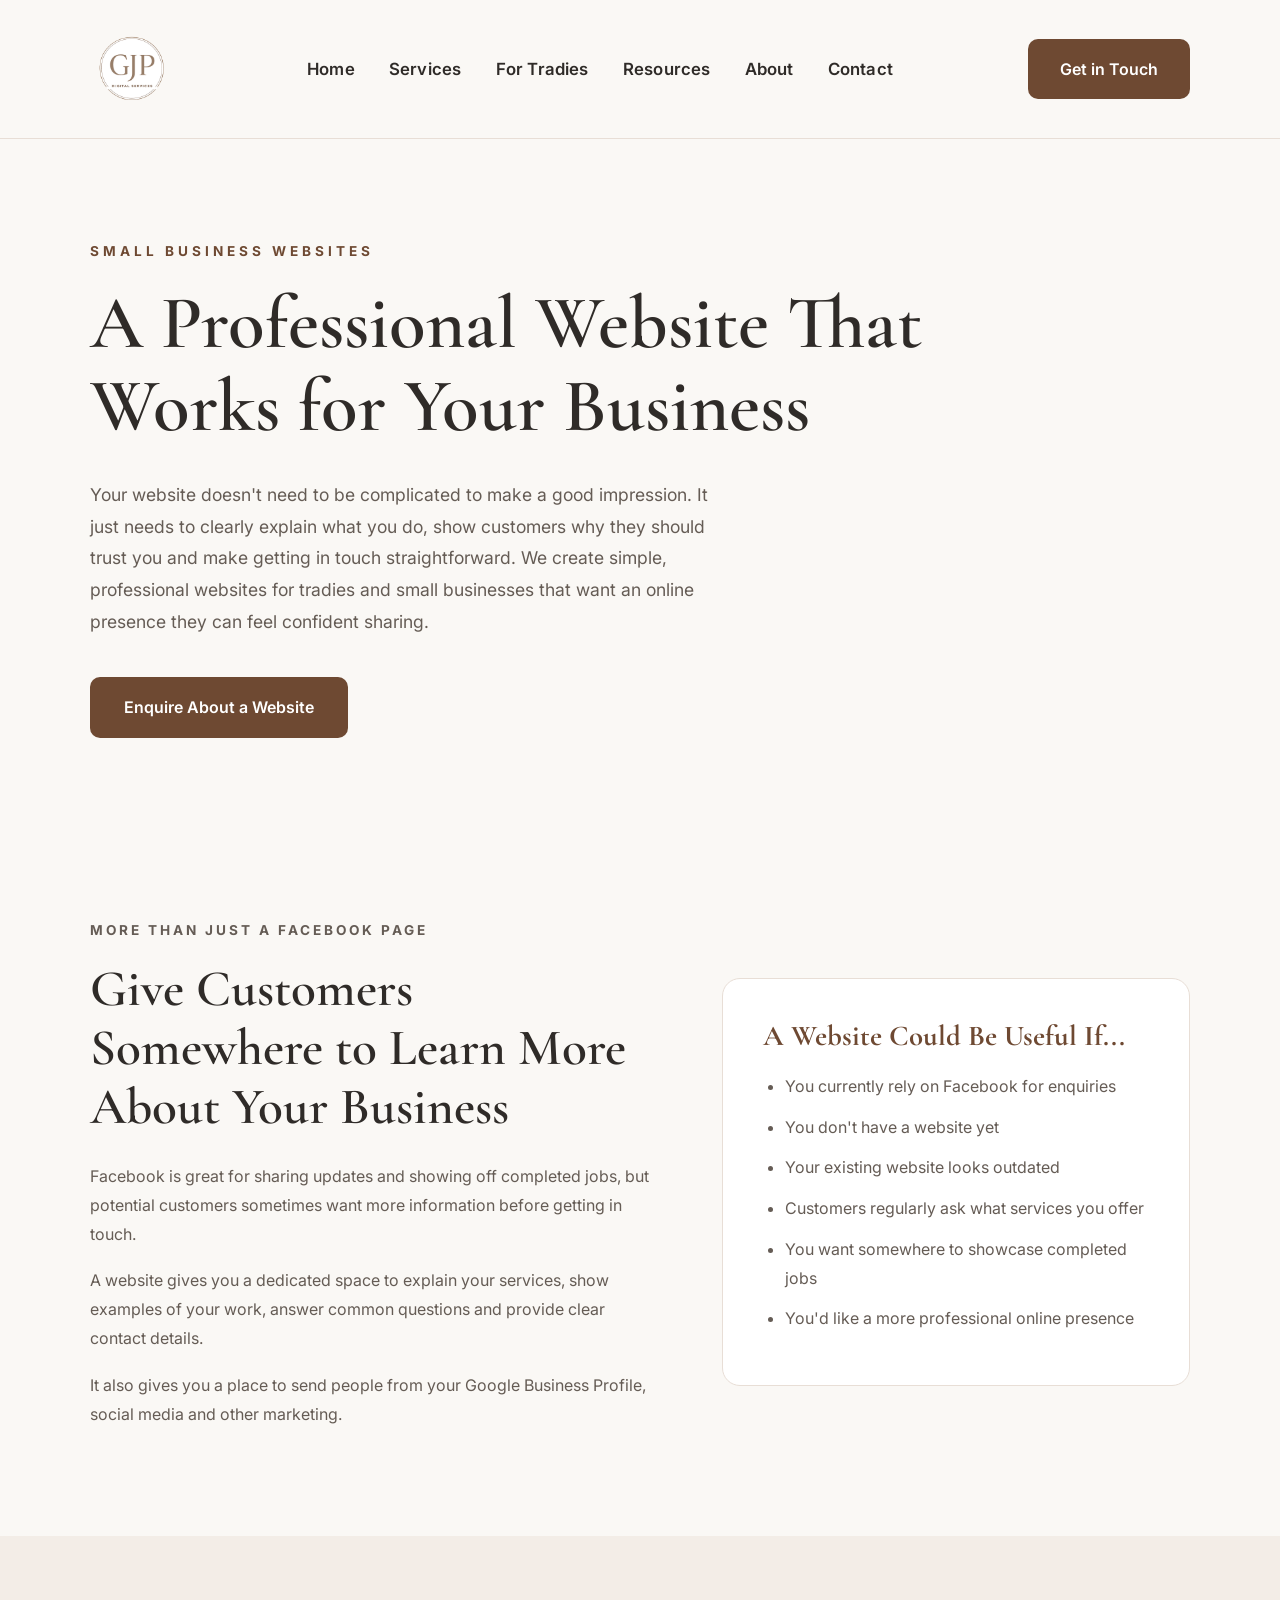
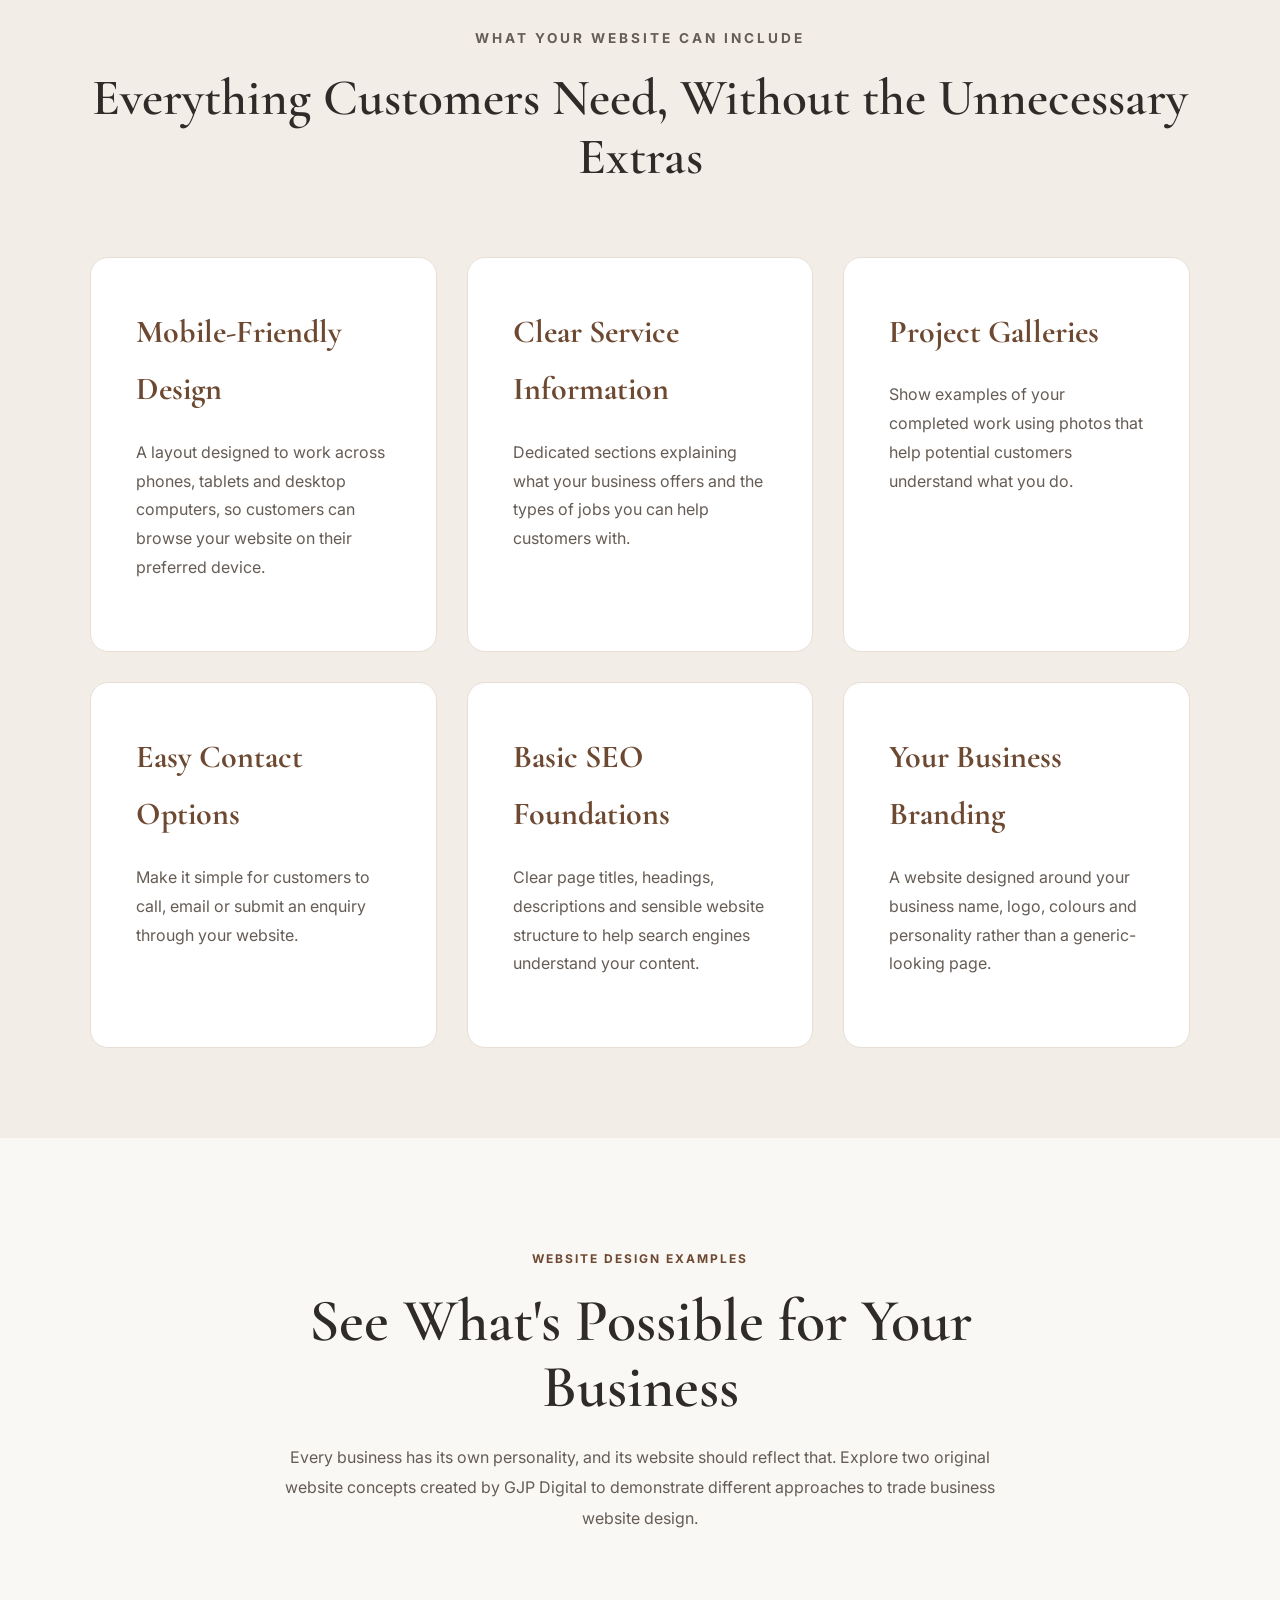
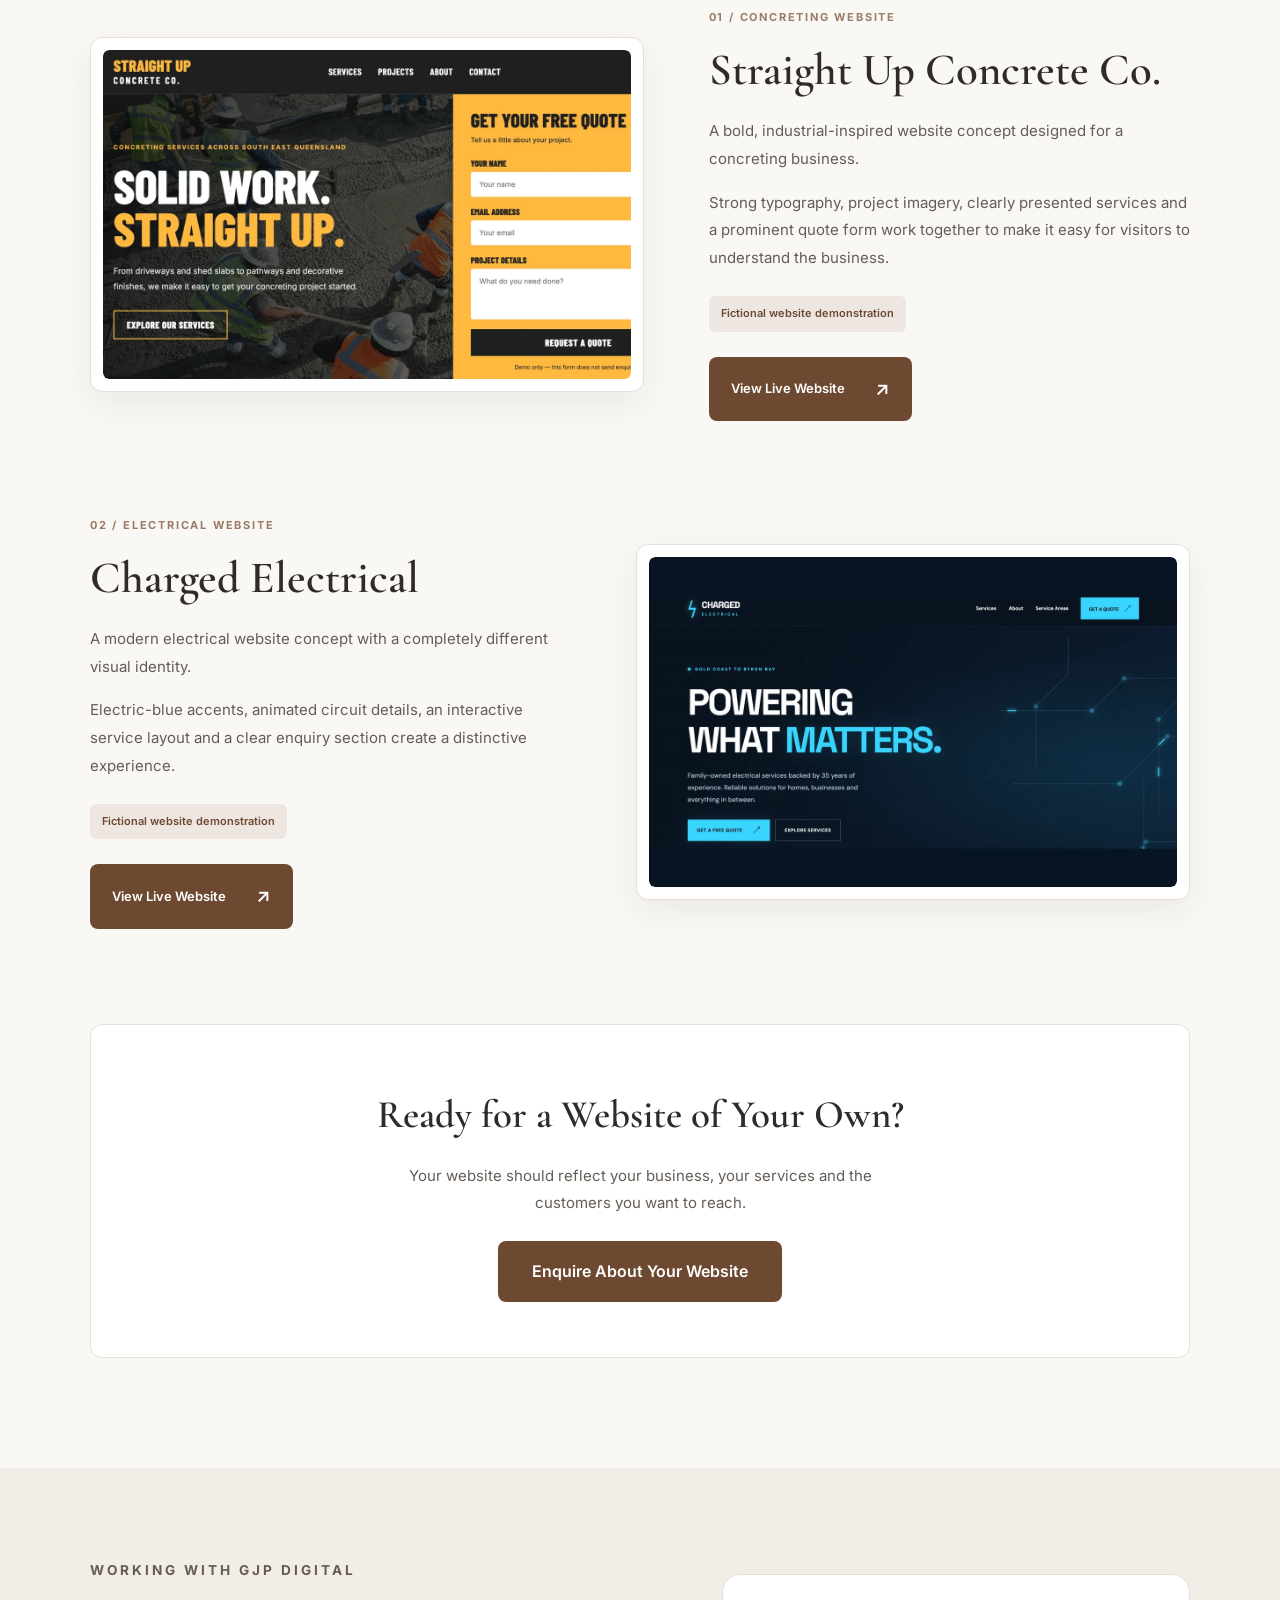
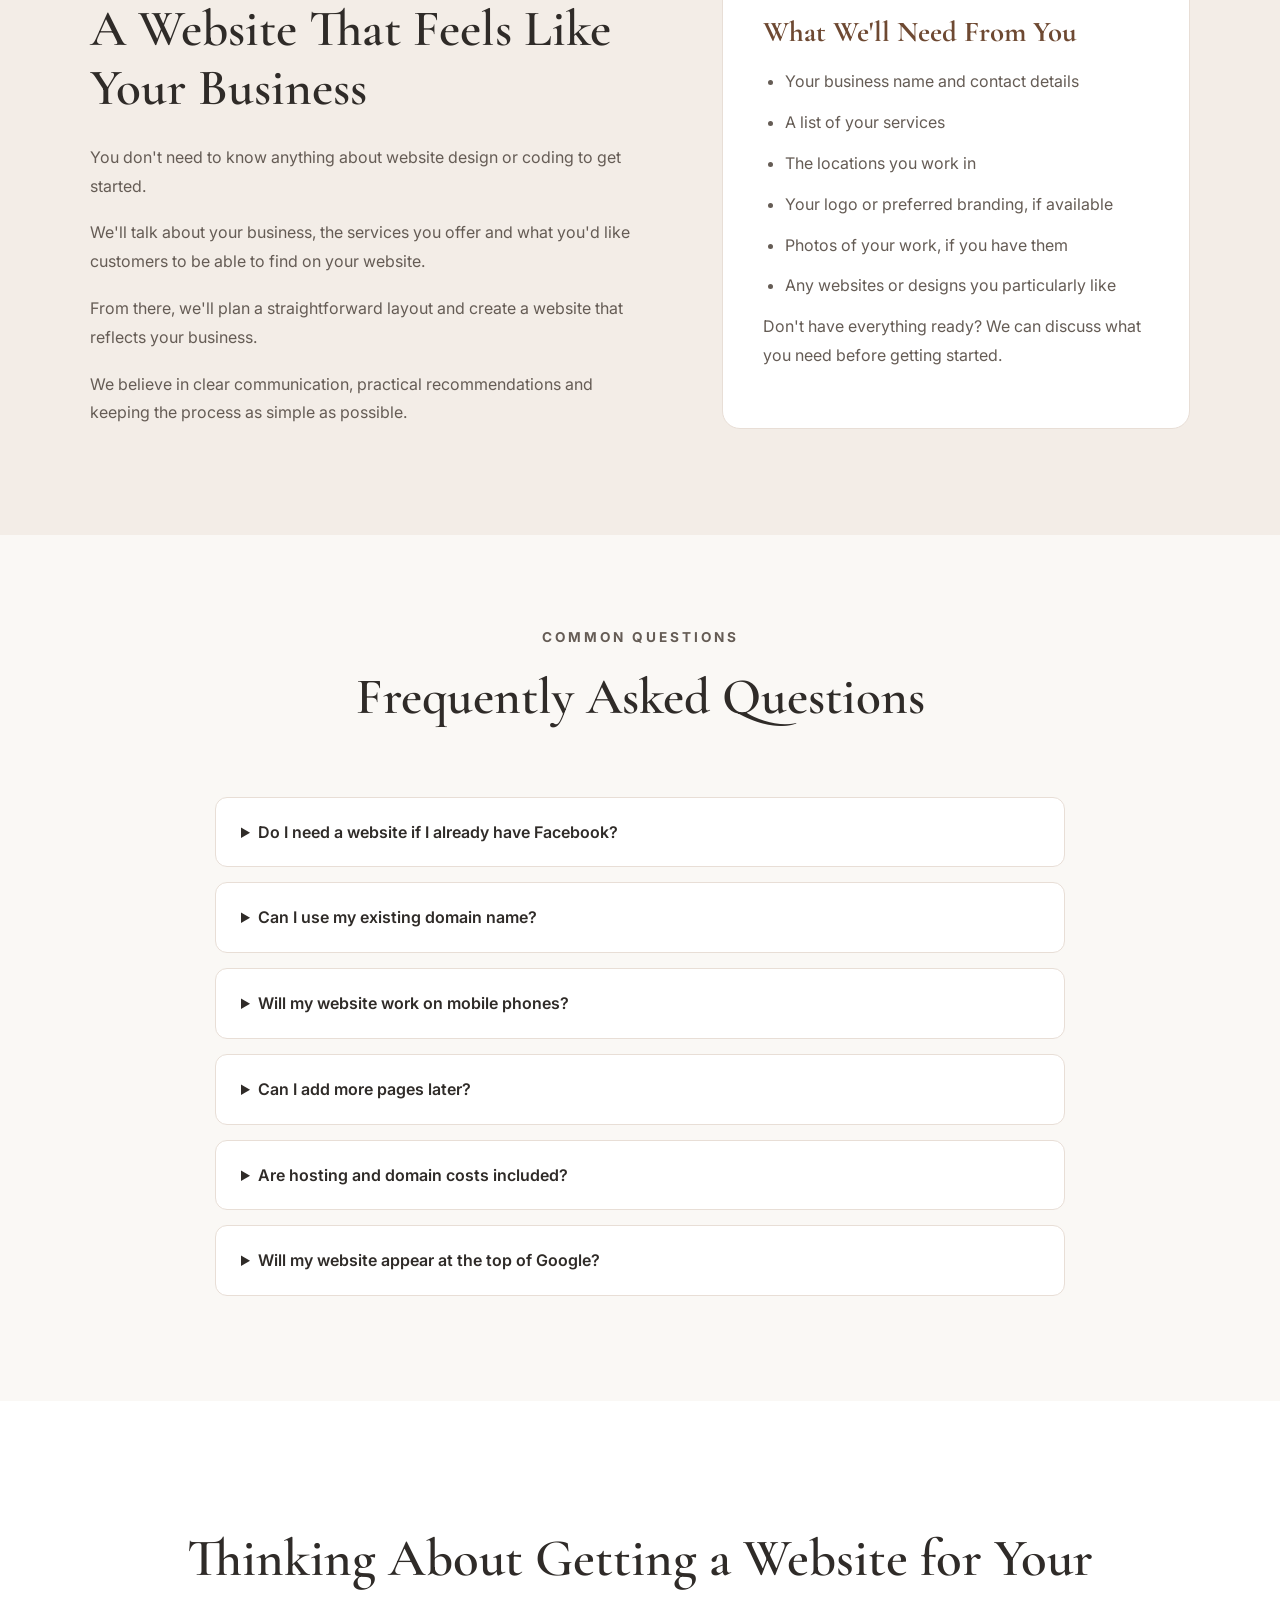
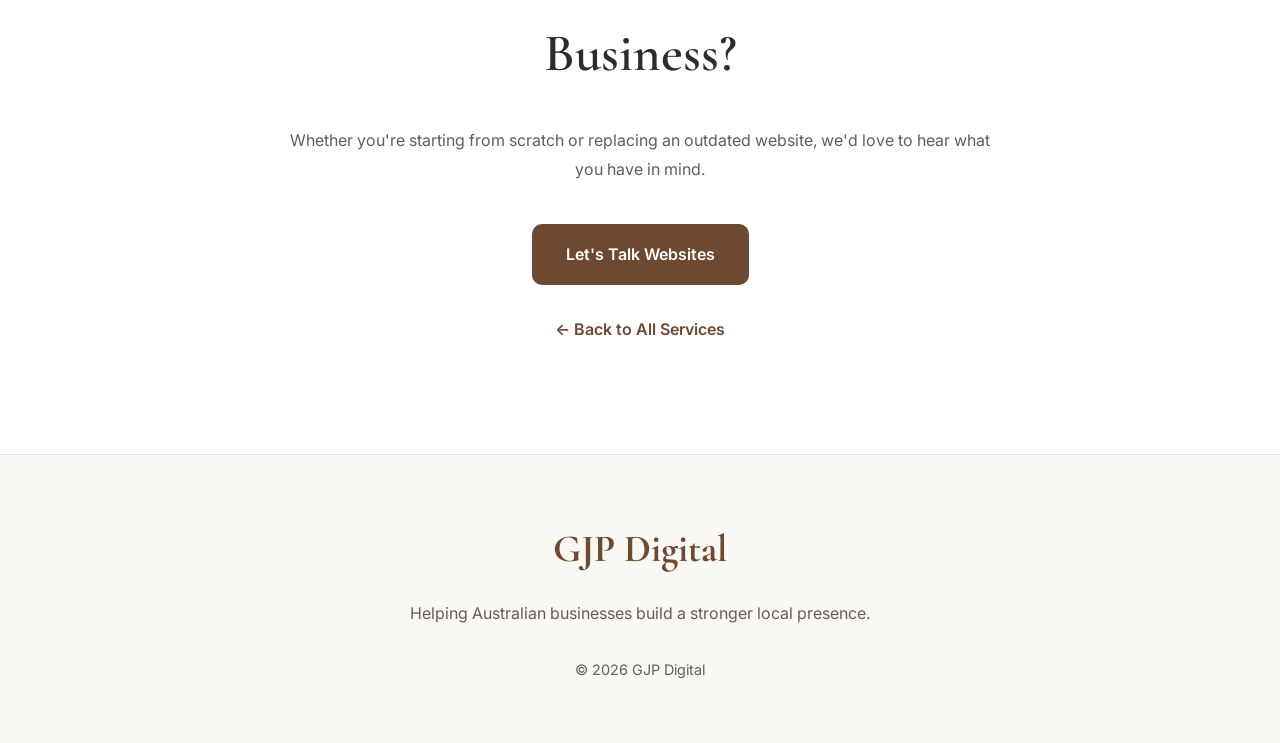
<file: small-business-websites.html>
<!DOCTYPE html>
<html lang="en-AU">

<head>
    <meta charset="UTF-8">
    <meta name="viewport" content="width=device-width, initial-scale=1.0">

    <title>Small Business Websites Brisbane | GJP Digital</title>

    <meta name="description" content="Simple, professional websites for Brisbane tradies and Australian small businesses. Showcase your services, display your work and make it easy for customers to enquire.">

    <link rel="preconnect" href="https://fonts.googleapis.com">
    <link rel="preconnect" href="https://fonts.gstatic.com" crossorigin>

    <link href="https://fonts.googleapis.com/css2?family=Cormorant+Garamond:wght@400;500;600;700&family=Inter:wght@300;400;500;600;700&display=swap" rel="stylesheet">
<!-- Favicon -->
<link rel="icon" type="image/png" href="/favicon.png">
    <link rel="stylesheet" href="css/style.css">
</head>

<body>


<!-- =========================
     HEADER
========================== -->

<header>
    <div class="container">
        <nav>

            <a href="index.html" class="logo">
                <img src="images/logo.png" alt="GJP Digital Logo">
            </a>

            <ul class="nav-links" id="main-navigation">

                <li><a href="index.html">Home</a></li>

                <li class="nav-dropdown">
                    <a href="services.html" class="dropdown-trigger">
                        Services
                    </a>

                    <ul class="dropdown-menu">

                        <li>
                            <a href="services.html">All Services</a>
                        </li>

                        <li>
                            <a href="small-business-websites.html">
                                Website Design &amp; Support
                            </a>
                        </li>

                        <li>
                            <a href="local-seo.html">
                                Google Visibility &amp; Local SEO
                            </a>
                        </li>

                        <li>
                            <a href="custom-documents-business-materials.html">
                                Custom Documents &amp; Business Materials
                            </a>
                        </li>

                    </ul>
                </li>

                <li>
                    <a href="digital-marketing-for-tradies.html">
                        For Tradies
                    </a>
                </li>

                <li>
                    <a href="resources.html">Resources</a>
                </li>

                <li>
                    <a href="about.html">About</a>
                </li>

                <li>
                    <a href="contact.html">Contact</a>
                </li>

            </ul>

            <a href="contact.html" class="nav-button">
                Get in Touch
            </a>

            <button
                class="mobile-menu-toggle"
                type="button"
                aria-label="Open navigation menu"
                aria-expanded="false"
                aria-controls="main-navigation"
            >
                <span></span>
                <span></span>
                <span></span>
            </button>

        </nav>
    </div>
</header>


<main>

    <!-- HERO -->

    <section class="service-page-hero">
        <div class="container">

            <p class="eyebrow">SMALL BUSINESS WEBSITES</p>

            <h1>A Professional Website That Works for Your Business</h1>

            <p class="hero-description">
                Your website doesn't need to be complicated to make
                a good impression. It just needs to clearly explain
                what you do, show customers why they should trust you
                and make getting in touch straightforward.

                We create simple, professional websites for tradies
                and small businesses that want an online presence
                they can feel confident sharing.
            </p>

            <a href="contact.html" class="btn btn-primary">
                Enquire About a Website
            </a>

        </div>
    </section>

    <!-- WHY A WEBSITE -->

    <section class="service-detail-section">
        <div class="container service-detail-grid">

            <div>

                <p class="section-tag">MORE THAN JUST A FACEBOOK PAGE</p>

                <h2>Give Customers Somewhere to Learn More About Your Business</h2>

                <p>
                    Facebook is great for sharing updates and showing
                    off completed jobs, but potential customers
                    sometimes want more information before getting
                    in touch.
                </p>

                <p>
                    A website gives you a dedicated space to explain
                    your services, show examples of your work,
                    answer common questions and provide clear
                    contact details.
                </p>

                <p>
                    It also gives you a place to send people from
                    your Google Business Profile, social media
                    and other marketing.
                </p>

            </div>

            <div class="service-info-panel">

                <h3>A Website Could Be Useful If...</h3>

                <ul>
                    <li>You currently rely on Facebook for enquiries</li>
                    <li>You don't have a website yet</li>
                    <li>Your existing website looks outdated</li>
                    <li>Customers regularly ask what services you offer</li>
                    <li>You want somewhere to showcase completed jobs</li>
                    <li>You'd like a more professional online presence</li>
                </ul>

            </div>

        </div>
    </section>

    <!-- WEBSITE FEATURES -->

    <section class="service-detail-section service-section-light">
        <div class="container">

            <div class="section-heading">

                <p>WHAT YOUR WEBSITE CAN INCLUDE</p>

                <h2>Everything Customers Need, Without the Unnecessary Extras</h2>

            </div>

            <div class="services-grid">

                <article class="service-card">
                    <h3>Mobile-Friendly Design</h3>
                    <p>
                        A layout designed to work across phones,
                        tablets and desktop computers, so customers
                        can browse your website on their preferred device.
                    </p>
                </article>

                <article class="service-card">
                    <h3>Clear Service Information</h3>
                    <p>
                        Dedicated sections explaining what your
                        business offers and the types of jobs
                        you can help customers with.
                    </p>
                </article>

                <article class="service-card">
                    <h3>Project Galleries</h3>
                    <p>
                        Show examples of your completed work
                        using photos that help potential
                        customers understand what you do.
                    </p>
                </article>

                <article class="service-card">
                    <h3>Easy Contact Options</h3>
                    <p>
                        Make it simple for customers to call,
                        email or submit an enquiry through
                        your website.
                    </p>
                </article>

                <article class="service-card">
                    <h3>Basic SEO Foundations</h3>
                    <p>
                        Clear page titles, headings, descriptions
                        and sensible website structure to help
                        search engines understand your content.
                    </p>
                </article>

                <article class="service-card">
                    <h3>Your Business Branding</h3>
                    <p>
                        A website designed around your business
                        name, logo, colours and personality
                        rather than a generic-looking page.
                    </p>
                </article>

            </div>

        </div>
    </section>

    
<!-- WEBSITE PORTFOLIO -->
<section class="portfolio-section" id="website-examples">

    <div class="container">

        <div class="portfolio-heading">
            <p class="section-tag">WEBSITE DESIGN EXAMPLES</p>

            <h2>See What's Possible for Your Business</h2>

            <p>
                Every business has its own personality, and its
                website should reflect that. Explore two original
                website concepts created by GJP Digital to
                demonstrate different approaches to trade
                business website design.
            </p>
        </div>

        <!-- STRAIGHT UP CONCRETE -->
        <article class="portfolio-project">

            <div class="portfolio-image">
                <a href="https://gjpdigital.github.io/straight-up-concrete-demo/"
                   target="_blank"
                   rel="noopener noreferrer"
                   aria-label="View Straight Up Concrete Co. website demonstration">

                    <img
                        src="images/straight-up-concrete-preview.webp"
                        alt="Straight Up Concrete Co. website design showing bold industrial styling and a quote form"
                        loading="lazy"
                        width="1200"
                        height="750"
                    >

                </a>
            </div>

            <div class="portfolio-content">

                <span class="portfolio-number">
                    01 / CONCRETING WEBSITE
                </span>

                <h3>Straight Up Concrete Co.</h3>

                <p>
                    A bold, industrial-inspired website concept
                    designed for a concreting business.
                </p>

                <p>
                    Strong typography, project imagery, clearly
                    presented services and a prominent quote
                    form work together to make it easy for
                    visitors to understand the business.
                </p>

                <span class="portfolio-demo-label">
                    Fictional website demonstration
                </span>

                <a href="https://gjpdigital.github.io/straight-up-concrete-demo/"
                   target="_blank"
                   rel="noopener noreferrer"
                   class="portfolio-button">
                    View Live Website
                    <span aria-hidden="true">&nearr;</span>
                </a>

            </div>

        </article>

        <!-- CHARGED ELECTRICAL -->
        <article class="portfolio-project portfolio-reverse">

            <div class="portfolio-image">
                <a href="https://gjpdigital.github.io/charged-electrical-demo/"
                   target="_blank"
                   rel="noopener noreferrer"
                   aria-label="View Charged Electrical website demonstration">

                    <img
                        src="images/charged-electrical-preview.webp"
                        alt="Charged Electrical website design with electric-blue typography and animated circuit styling"
                        loading="lazy"
                        width="1200"
                        height="750"
                    >

                </a>
            </div>

            <div class="portfolio-content">

                <span class="portfolio-number">
                    02 / ELECTRICAL WEBSITE
                </span>

                <h3>Charged Electrical</h3>

                <p>
                    A modern electrical website concept with
                    a completely different visual identity.
                </p>

                <p>
                    Electric-blue accents, animated circuit
                    details, an interactive service layout
                    and a clear enquiry section create a
                    distinctive experience.
                </p>

                <span class="portfolio-demo-label">
                    Fictional website demonstration
                </span>

                <a href="https://gjpdigital.github.io/charged-electrical-demo/"
                   target="_blank"
                   rel="noopener noreferrer"
                   class="portfolio-button">
                    View Live Website
                    <span aria-hidden="true">&nearr;</span>
                </a>

            </div>

        </article>

        <div class="portfolio-bottom">
            <h3>Ready for a Website of Your Own?</h3>

            <p>
                Your website should reflect your business,
                your services and the customers you want
                to reach.
            </p>

            <a href="contact.html" class="btn btn-primary">
                Enquire About Your Website
            </a>
        </div>

    </div>

</section>


    <!-- WORKING TOGETHER -->

    <section class="service-detail-section service-section-light">
        <div class="container service-detail-grid">

            <div>

                <p class="section-tag">WORKING WITH GJP DIGITAL</p>

                <h2>A Website That Feels Like Your Business</h2>

                <p>
                    You don't need to know anything about
                    website design or coding to get started.
                </p>

                <p>
                    We'll talk about your business, the services
                    you offer and what you'd like customers
                    to be able to find on your website.
                </p>

                <p>
                    From there, we'll plan a straightforward
                    layout and create a website that reflects
                    your business.
                </p>

                <p>
                    We believe in clear communication,
                    practical recommendations and keeping
                    the process as simple as possible.
                </p>

            </div>

            <div class="service-info-panel">

                <h3>What We'll Need From You</h3>

                <ul>
                    <li>Your business name and contact details</li>
                    <li>A list of your services</li>
                    <li>The locations you work in</li>
                    <li>Your logo or preferred branding, if available</li>
                    <li>Photos of your work, if you have them</li>
                    <li>Any websites or designs you particularly like</li>
                </ul>

                <p>
                    Don't have everything ready?
                    We can discuss what you need
                    before getting started.
                </p>

            </div>

        </div>
    </section>

    <!-- FAQ -->

    <section class="service-detail-section">
        <div class="container service-faq">

            <div class="section-heading">

                <p>COMMON QUESTIONS</p>

                <h2>Frequently Asked Questions</h2>

            </div>

            <details>
                <summary>Do I need a website if I already have Facebook?</summary>
                <p>
                    Not necessarily, but a website gives your
                    business a dedicated place to organise
                    information, showcase services and provide
                    clear contact options. It can work
                    alongside your Facebook page.
                </p>
            </details>

            <details>
                <summary>Can I use my existing domain name?</summary>
                <p>
                    Often, yes. If you already own a domain,
                    we can review how it's currently configured
                    and discuss connecting it to your new website.
                </p>
            </details>

            <details>
                <summary>Will my website work on mobile phones?</summary>
                <p>
                    Yes. We build websites with responsive
                    layouts so they're designed to adapt
                    to different screen sizes.
                </p>
            </details>

            <details>
                <summary>Can I add more pages later?</summary>
                <p>
                    Yes. Depending on the website's setup,
                    additional pages and features can
                    usually be added as your business grows.
                </p>
            </details>

            <details>
                <summary>Are hosting and domain costs included?</summary>
                <p>
                    Hosting, domain registration and any
                    ongoing maintenance arrangements will
                    be discussed before work begins.
                    The exact costs depend on your
                    website's requirements.
                </p>
            </details>

            <details>
                <summary>Will my website appear at the top of Google?</summary>
                <p>
                    No specific Google ranking can be guaranteed.
                    We can build your website with basic SEO
                    foundations, but search visibility depends
                    on several factors and may require
                    additional ongoing work.
                </p>
            </details>

        </div>
    </section>

    <!-- CTA -->

    <section class="cta">
        <div class="container">

            <h2>Thinking About Getting a Website for Your Business?</h2>

            <p>
                Whether you're starting from scratch or
                replacing an outdated website, we'd love
                to hear what you have in mind.
            </p>

            <a href="contact.html" class="btn btn-primary">
                Let's Talk Websites
            </a>

            <p class="service-back-link">
                <a href="services.html">
                    &larr; Back to All Services
                </a>
            </p>

        </div>
    </section>

</main>

<!-- FOOTER -->

<footer>
    <div class="container">

        <h3>GJP Digital</h3>

        <p>
            Helping Australian businesses build
            a stronger local presence.
        </p>

        <p class="copyright">
            &copy; 2026 GJP Digital
        </p>

    </div>
</footer>

<script src="js/navigation.js" defer></script>

</body>
</html>
</file>
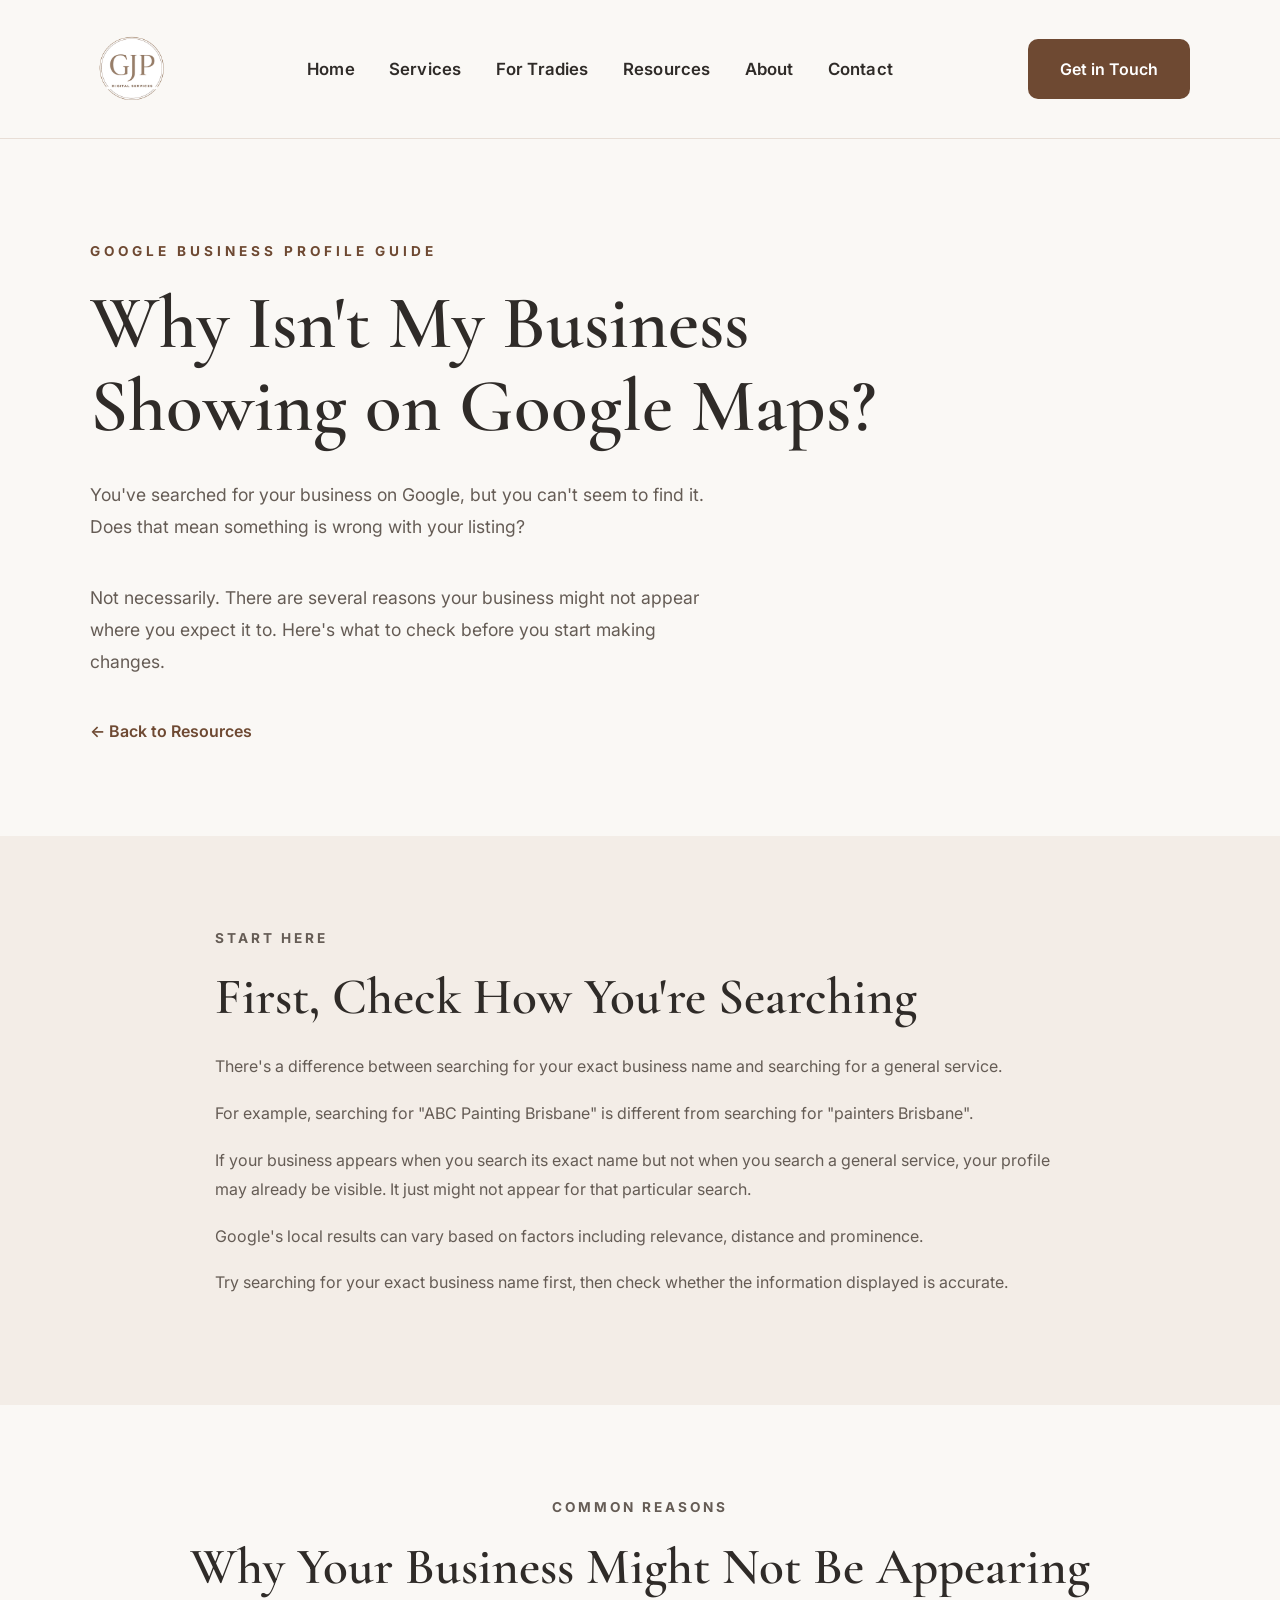
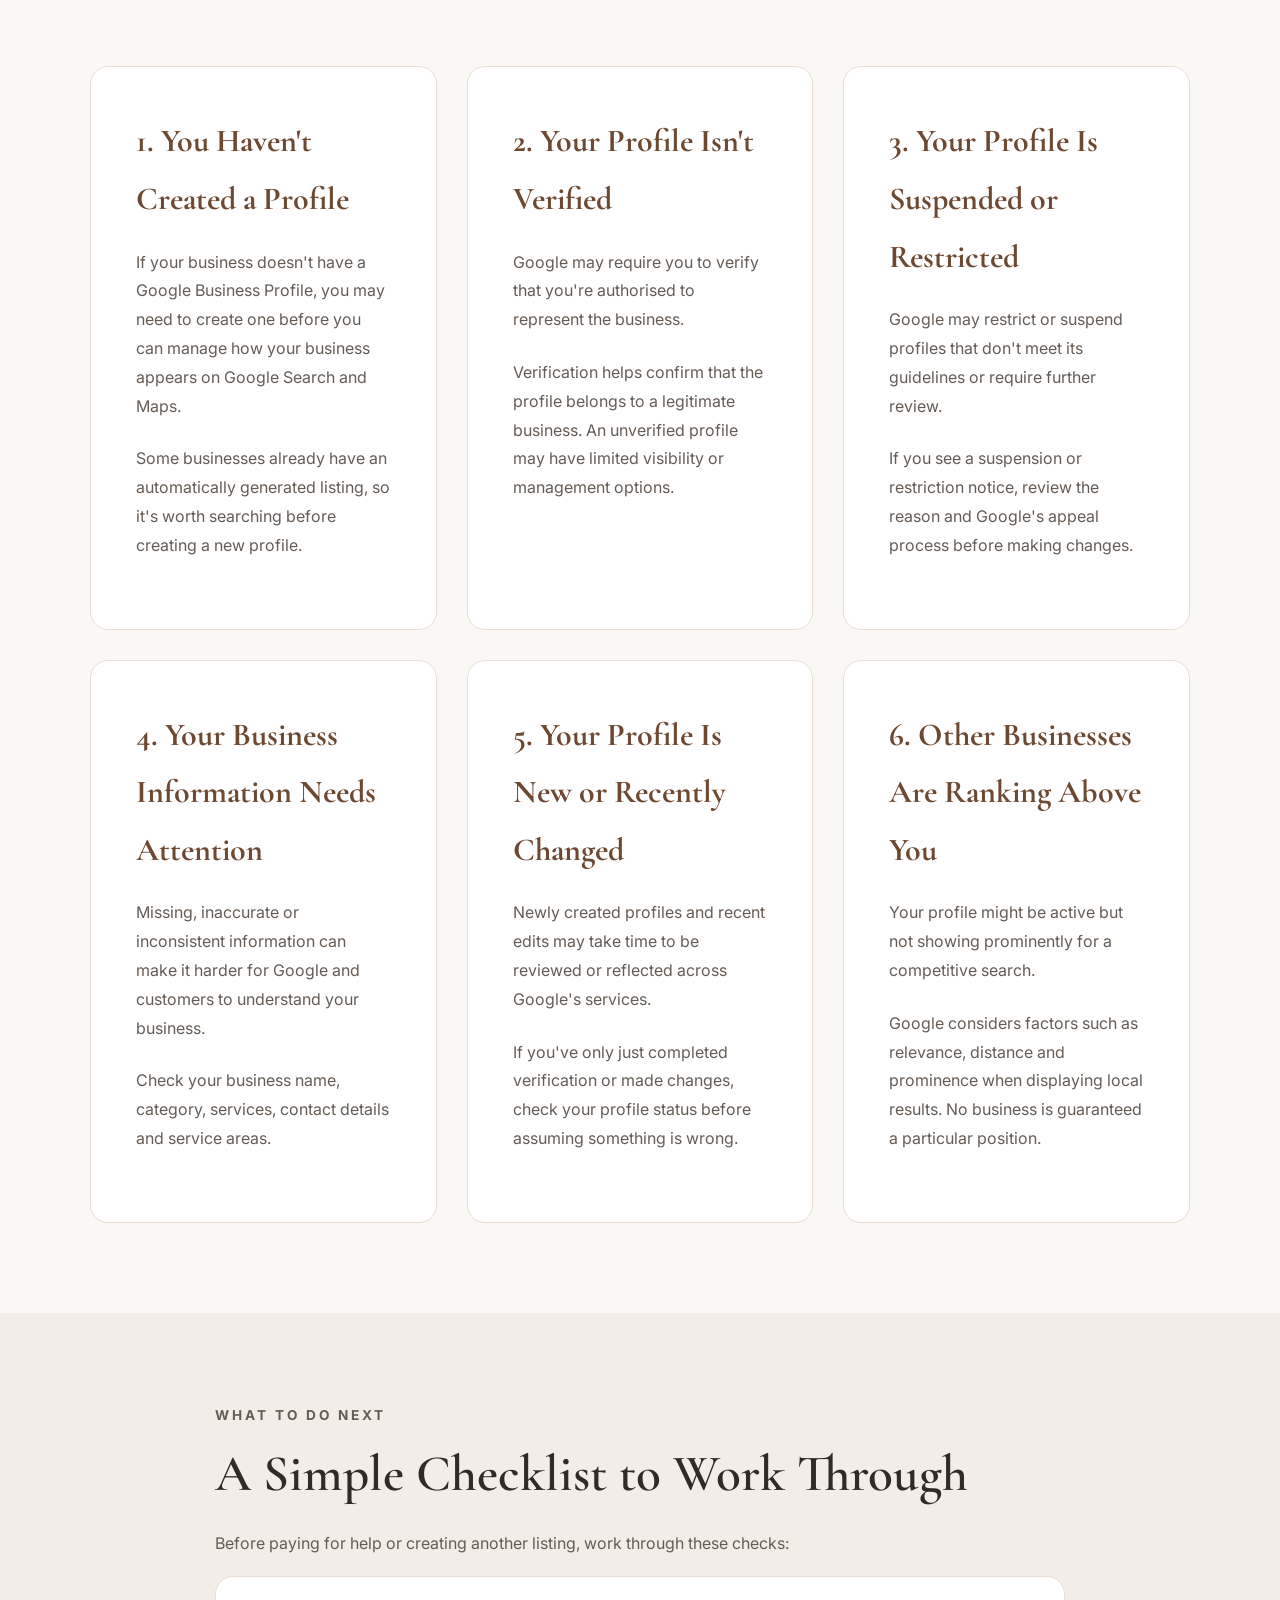
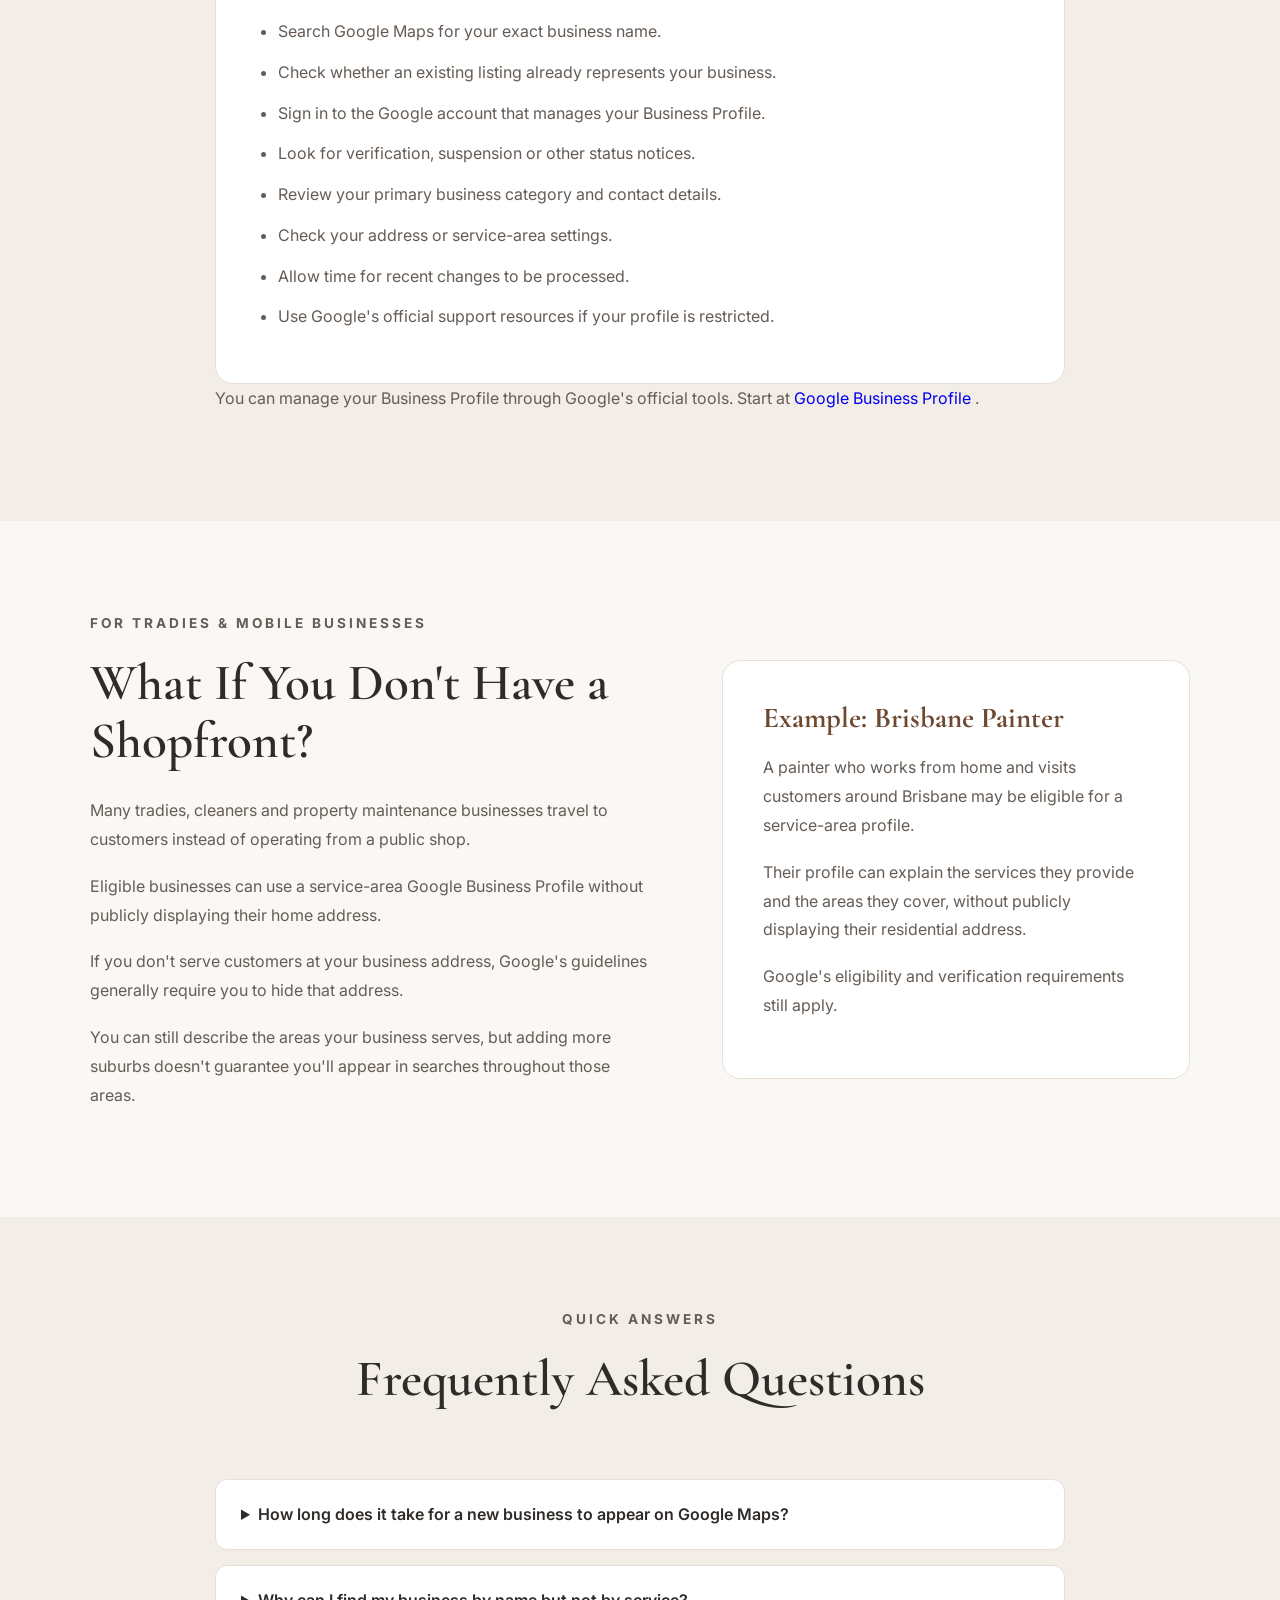
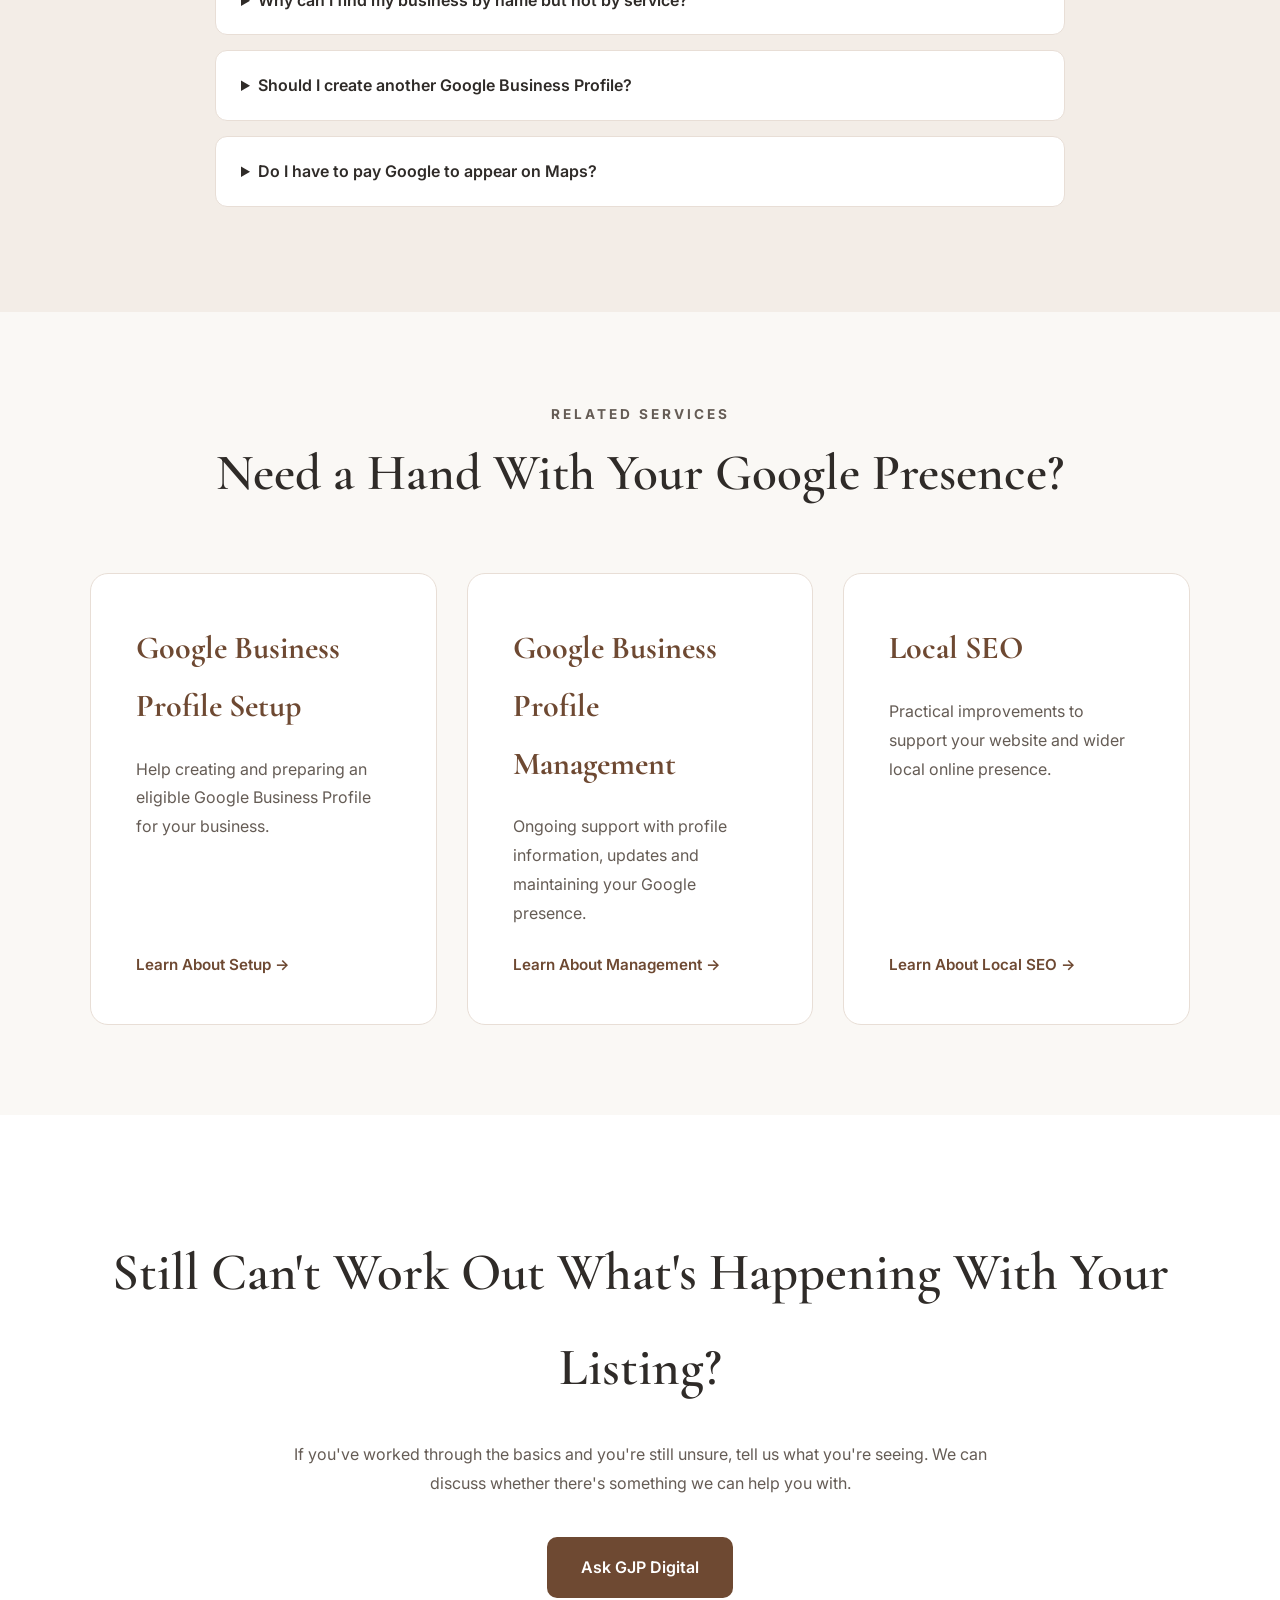
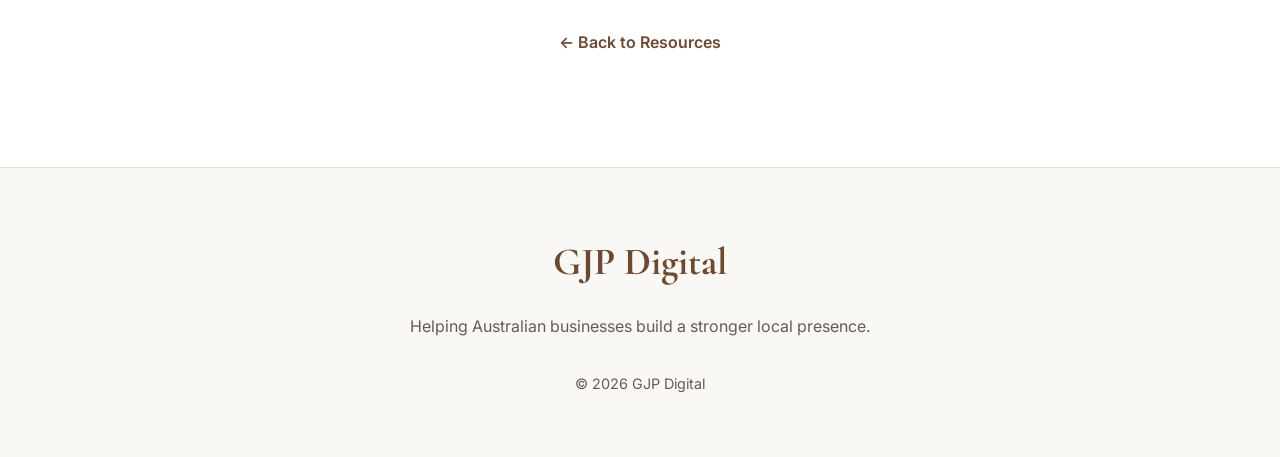
<file: why-isnt-my-business-showing-on-google-maps.html>
<!DOCTYPE html>
<html lang="en-AU">

<head>
    <meta charset="UTF-8">
    <meta name="viewport" content="width=device-width, initial-scale=1.0">

    <title>Why Isn't My Business Showing on Google Maps? | GJP Digital</title>

    <meta name="description" content="Can't find your business on Google Maps? Learn common reasons why your Google Business Profile may not appear and what Australian small businesses can check.">

    <link rel="preconnect" href="https://fonts.googleapis.com">
    <link rel="preconnect" href="https://fonts.gstatic.com" crossorigin>

    <link href="https://fonts.googleapis.com/css2?family=Cormorant+Garamond:wght@400;500;600;700&family=Inter:wght@300;400;500;600;700&display=swap" rel="stylesheet">
<!-- Favicon -->
<link rel="icon" type="image/png" href="/favicon.png">
    <link rel="stylesheet" href="css/style.css">

</head>

<body>


<!-- =========================
     HEADER
========================== -->

<header>
    <div class="container">
        <nav>

            <a href="index.html" class="logo">
                <img src="images/logo.png" alt="GJP Digital Logo">
            </a>

            <ul class="nav-links" id="main-navigation">

                <li><a href="index.html">Home</a></li>

                <li class="nav-dropdown">
                    <a href="services.html" class="dropdown-trigger">
                        Services
                    </a>

                    <ul class="dropdown-menu">

                        <li>
                            <a href="services.html">All Services</a>
                        </li>

                        <li>
                            <a href="small-business-websites.html">
                                Website Design &amp; Support
                            </a>
                        </li>

                        <li>
                            <a href="local-seo.html">
                                Google Visibility &amp; Local SEO
                            </a>
                        </li>

                        <li>
                            <a href="custom-documents-business-materials.html">
                                Custom Documents &amp; Business Materials
                            </a>
                        </li>

                    </ul>
                </li>

                <li>
                    <a href="digital-marketing-for-tradies.html">
                        For Tradies
                    </a>
                </li>

                <li>
                    <a href="resources.html">Resources</a>
                </li>

                <li>
                    <a href="about.html">About</a>
                </li>

                <li>
                    <a href="contact.html">Contact</a>
                </li>

            </ul>

            <a href="contact.html" class="nav-button">
                Get in Touch
            </a>

            <button
                class="mobile-menu-toggle"
                type="button"
                aria-label="Open navigation menu"
                aria-expanded="false"
                aria-controls="main-navigation"
            >
                <span></span>
                <span></span>
                <span></span>
            </button>

        </nav>
    </div>
</header>


<main>

    <!-- ARTICLE HEADER -->

    <section class="service-page-hero">

        <div class="container">

            <p class="eyebrow">GOOGLE BUSINESS PROFILE GUIDE</p>

            <h1>Why Isn't My Business Showing on Google Maps?</h1>

            <p class="hero-description">
                You've searched for your business on Google,
                but you can't seem to find it. Does that mean
                something is wrong with your listing?
            </p>

            <p class="hero-description">
                Not necessarily. There are several reasons
                your business might not appear where you
                expect it to. Here's what to check before
                you start making changes.
            </p>

            <p class="service-back-link">
                <a href="resources.html">
                    &larr; Back to Resources
                </a>
            </p>

        </div>

    </section>

    <!-- FIRST CHECK -->

    <section class="service-detail-section service-section-light">

        <div class="container service-faq">

            <p class="section-tag">START HERE</p>

            <h2>First, Check How You're Searching</h2>

            <p>
                There's a difference between searching
                for your exact business name and searching
                for a general service.
            </p>

            <p>
                For example, searching for
                "ABC Painting Brisbane" is different
                from searching for "painters Brisbane".
            </p>

            <p>
                If your business appears when you search
                its exact name but not when you search
                a general service, your profile may
                already be visible. It just might not
                appear for that particular search.
            </p>

            <p>
                Google's local results can vary based
                on factors including relevance,
                distance and prominence.
            </p>

            <p>
                Try searching for your exact business
                name first, then check whether the
                information displayed is accurate.
            </p>

        </div>

    </section>

    <!-- REASONS -->

    <section class="service-detail-section">

        <div class="container">

            <div class="section-heading">

                <p>COMMON REASONS</p>

                <h2>Why Your Business Might Not Be Appearing</h2>

            </div>

            <div class="services-grid">

                <article class="service-card">

                    <h3>1. You Haven't Created a Profile</h3>

                    <p>
                        If your business doesn't have
                        a Google Business Profile,
                        you may need to create one
                        before you can manage how
                        your business appears on
                        Google Search and Maps.
                    </p>

                    <p>
                        Some businesses already have
                        an automatically generated
                        listing, so it's worth
                        searching before creating
                        a new profile.
                    </p>

                </article>

                <article class="service-card">

                    <h3>2. Your Profile Isn't Verified</h3>

                    <p>
                        Google may require you to
                        verify that you're authorised
                        to represent the business.
                    </p>

                    <p>
                        Verification helps confirm
                        that the profile belongs
                        to a legitimate business.
                        An unverified profile may
                        have limited visibility
                        or management options.
                    </p>

                </article>

                <article class="service-card">

                    <h3>3. Your Profile Is Suspended or Restricted</h3>

                    <p>
                        Google may restrict or
                        suspend profiles that
                        don't meet its guidelines
                        or require further review.
                    </p>

                    <p>
                        If you see a suspension
                        or restriction notice,
                        review the reason and
                        Google's appeal process
                        before making changes.
                    </p>

                </article>

                <article class="service-card">

                    <h3>4. Your Business Information Needs Attention</h3>

                    <p>
                        Missing, inaccurate or
                        inconsistent information
                        can make it harder for
                        Google and customers
                        to understand your business.
                    </p>

                    <p>
                        Check your business name,
                        category, services,
                        contact details and
                        service areas.
                    </p>

                </article>

                <article class="service-card">

                    <h3>5. Your Profile Is New or Recently Changed</h3>

                    <p>
                        Newly created profiles
                        and recent edits may
                        take time to be reviewed
                        or reflected across
                        Google's services.
                    </p>

                    <p>
                        If you've only just
                        completed verification
                        or made changes,
                        check your profile
                        status before assuming
                        something is wrong.
                    </p>

                </article>

                <article class="service-card">

                    <h3>6. Other Businesses Are Ranking Above You</h3>

                    <p>
                        Your profile might be
                        active but not showing
                        prominently for a
                        competitive search.
                    </p>

                    <p>
                        Google considers factors
                        such as relevance,
                        distance and prominence
                        when displaying local
                        results. No business
                        is guaranteed a
                        particular position.
                    </p>

                </article>

            </div>

        </div>

    </section>

    <!-- ACTIONS -->

    <section class="service-detail-section service-section-light">

        <div class="container service-faq">

            <p class="section-tag">WHAT TO DO NEXT</p>

            <h2>A Simple Checklist to Work Through</h2>

            <p>
                Before paying for help or creating
                another listing, work through
                these checks:
            </p>

            <div class="service-info-panel">

                <ul>
                    <li>Search Google Maps for your exact business name.</li>
                    <li>Check whether an existing listing already represents your business.</li>
                    <li>Sign in to the Google account that manages your Business Profile.</li>
                    <li>Look for verification, suspension or other status notices.</li>
                    <li>Review your primary business category and contact details.</li>
                    <li>Check your address or service-area settings.</li>
                    <li>Allow time for recent changes to be processed.</li>
                    <li>Use Google's official support resources if your profile is restricted.</li>
                </ul>

            </div>

            <p>
                You can manage your Business Profile
                through Google's official tools.
                Start at
                <a href="https://www.google.com/business/"
                   target="_blank"
                   rel="noopener noreferrer">
                    Google Business Profile
                </a>.
            </p>

        </div>

    </section>

    <!-- SERVICE AREA BUSINESSES -->

    <section class="service-detail-section">

        <div class="container service-detail-grid">

            <div>

                <p class="section-tag">FOR TRADIES & MOBILE BUSINESSES</p>

                <h2>What If You Don't Have a Shopfront?</h2>

                <p>
                    Many tradies, cleaners and
                    property maintenance businesses
                    travel to customers instead
                    of operating from a public shop.
                </p>

                <p>
                    Eligible businesses can use
                    a service-area Google Business
                    Profile without publicly
                    displaying their home address.
                </p>

                <p>
                    If you don't serve customers
                    at your business address,
                    Google's guidelines generally
                    require you to hide that address.
                </p>

                <p>
                    You can still describe the
                    areas your business serves,
                    but adding more suburbs
                    doesn't guarantee you'll
                    appear in searches
                    throughout those areas.
                </p>

            </div>

            <div class="service-info-panel">

                <h3>Example: Brisbane Painter</h3>

                <p>
                    A painter who works from home
                    and visits customers around
                    Brisbane may be eligible
                    for a service-area profile.
                </p>

                <p>
                    Their profile can explain
                    the services they provide
                    and the areas they cover,
                    without publicly displaying
                    their residential address.
                </p>

                <p>
                    Google's eligibility and
                    verification requirements
                    still apply.
                </p>

            </div>

        </div>

    </section>

    <!-- FAQ -->

    <section class="service-detail-section service-section-light">

        <div class="container service-faq">

            <div class="section-heading">

                <p>QUICK ANSWERS</p>

                <h2>Frequently Asked Questions</h2>

            </div>

            <details>
                <summary>
                    How long does it take for a new business to appear on Google Maps?
                </summary>

                <p>
                    There isn't one guaranteed timeframe.
                    Verification, review and processing
                    times can vary. Check your profile
                    status and Google's current guidance
                    for any outstanding steps.
                </p>
            </details>

            <details>
                <summary>
                    Why can I find my business by name but not by service?
                </summary>

                <p>
                    Your profile may be active but not
                    ranking prominently for that
                    particular search. Local results
                    depend on factors including
                    relevance, distance and prominence.
                </p>
            </details>

            <details>
                <summary>
                    Should I create another Google Business Profile?
                </summary>

                <p>
                    Not simply because your existing
                    profile isn't appearing where
                    you expect. Duplicate profiles
                    can cause problems. Check
                    whether your business already
                    has a listing before creating
                    another one.
                </p>
            </details>

            <details>
                <summary>
                    Do I have to pay Google to appear on Maps?
                </summary>

                <p>
                    No. Creating and managing an
                    eligible Google Business Profile
                    is free. You may choose to
                    pay a service provider for
                    assistance, but Google
                    doesn't charge for the
                    Business Profile itself.
                </p>
            </details>

        </div>

    </section>

    <!-- RELATED HELP -->

    <section class="service-detail-section">

        <div class="container">

            <div class="section-heading">

                <p>RELATED SERVICES</p>

                <h2>Need a Hand With Your Google Presence?</h2>

            </div>

            <div class="services-grid">

                <article class="service-card">

                    <h3>Google Business Profile Setup</h3>

                    <p>
                        Help creating and preparing
                        an eligible Google Business
                        Profile for your business.
                    </p>

                    <a href="google-business-profile-setup.html"
                       class="service-link">
                        Learn About Setup &rarr;
                    </a>

                </article>

                <article class="service-card">

                    <h3>Google Business Profile Management</h3>

                    <p>
                        Ongoing support with profile
                        information, updates and
                        maintaining your Google presence.
                    </p>

                    <a href="google-business-profile-management.html"
                       class="service-link">
                        Learn About Management &rarr;
                    </a>

                </article>

                <article class="service-card">

                    <h3>Local SEO</h3>

                    <p>
                        Practical improvements
                        to support your website
                        and wider local
                        online presence.
                    </p>

                    <a href="local-seo.html"
                       class="service-link">
                        Learn About Local SEO &rarr;
                    </a>

                </article>

            </div>

        </div>

    </section>

    <!-- CTA -->

    <section class="cta">

        <div class="container">

            <h2>Still Can't Work Out What's Happening With Your Listing?</h2>

            <p>
                If you've worked through the basics
                and you're still unsure, tell us
                what you're seeing. We can discuss
                whether there's something we can
                help you with.
            </p>

            <a href="contact.html" class="btn btn-primary">
                Ask GJP Digital
            </a>

            <p class="service-back-link">
                <a href="resources.html">
                    &larr; Back to Resources
                </a>
            </p>

        </div>

    </section>

</main>

<!-- FOOTER -->

<footer>

    <div class="container">

        <h3>GJP Digital</h3>

        <p>
            Helping Australian businesses build
            a stronger local presence.
        </p>

        <p class="copyright">
            &copy; 2026 GJP Digital
        </p>

    </div>

</footer>

<script src="js/navigation.js" defer></script>

</body>
</html>
</file>
<file: css/style.css>
/* =========================
   GJP DIGITAL
   STYLE.CSS
========================= */

:root{
    --primary:#6E4932;
    --secondary:#B59B88;
    --cream:#FAF8F5;
    --white:#ffffff;
    --text:#2F2B28;
    --body:#655C55;
    --border:#E8DED6;
}

*{
    margin:0;
    padding:0;
    box-sizing:border-box;
}

html{
    scroll-behavior:smooth;
}

body{
    font-family:"Inter",sans-serif;
    background:var(--cream);
    color:var(--text);
    line-height:1.8;
}

img{
    max-width:100%;
}

a{
    text-decoration:none;
}

.container{
    width:min(1100px,90%);
    margin:auto;
}

/* =========================
   HEADER
========================= */

header{
    position:sticky;
    top:0;
    background:rgba(250,248,245,.96);
    backdrop-filter:blur(10px);
    border-bottom:1px solid var(--border);
    z-index:999;
}

nav{
    display:flex;
    justify-content:space-between;
    align-items:center;
    padding:28px 0;      /* was 22px */
}

.logo img{
    height:82px;         /* adjust between 78-86px if needed */
    width:auto;
    display:block;
}

.nav-links{
    display:flex;
    list-style:none;
    gap:34px;            /* was 40px */
}

.nav-links a{
    color:var(--text);
    font-weight:600;
    font-size:1.05rem;
    letter-spacing:0.2px;
    transition:all .3s ease;
}

.nav-links a:hover{
    color:var(--primary);
}

.nav-button{
    background:var(--primary);
    color:white;
    padding:16px 32px;
    border-radius:10px;
    font-size:1rem;
    font-weight:600;
    transition:.3s;
}

.nav-button:hover{
    background:#5b3c29;
}

/* =========================
   HERO
========================= */

.hero{
    padding:120px 0;
}

.hero-grid{
    display:grid;
    grid-template-columns:1.2fr 1fr;
    gap:80px;
    align-items:center;
}

.eyebrow{
    letter-spacing:4px;
    color:var(--primary);
    font-size:.85rem;
    font-weight:700;
    margin-bottom:20px;
}

.hero h1{
    font-family:"Cormorant Garamond",serif;
    font-size:4.7rem;
    line-height:1;
    margin-bottom:30px;
    font-weight:600;
}

.hero-description{
    max-width:620px;
    margin-bottom:40px;
    color:var(--body);
    font-size:1.1rem;
}

.hero-buttons{
    display:flex;
    gap:20px;
    flex-wrap:wrap;
}

/* =========================
   BUTTONS
========================= */

.btn{
    display:inline-block;
    padding:16px 34px;
    border-radius:10px;
    transition:.3s;
    font-weight:600;
}

.btn-primary{
    background:var(--primary);
    color:white;
}

.btn-primary:hover{
    background:#5b3c29;
    transform:translateY(-3px);
}

.btn-secondary{
    border:1px solid var(--primary);
    color:var(--primary);
}

.btn-secondary:hover{
    background:var(--primary);
    color:white;
}

/* =========================
   PLACEHOLDER IMAGE
========================= */


.image-placeholder{
    border:1px solid var(--border);
    border-radius:20px;
    overflow:hidden;
    display:flex;
    height:100%;
}

.image-placeholder img{
    width:100%;
    height:100%;
    display:block;
    object-fit:cover;
    object-position:center top;
}
/* =========================
   SECTIONS
========================= */

section{
    padding:110px 0;
}

.section-heading{
    text-align:center;
    margin-bottom:70px;
}

.section-heading p,
.section-tag{
    letter-spacing:3px;
    color:var(--primary);
    font-size:.85rem;
    font-weight:700;
    margin-bottom:15px;
}

.section-heading h2,
.about h2,
.cta h2{
    font-family:"Cormorant Garamond",serif;
    font-size:3.3rem;
    font-weight:600;
}

/* =========================
   SERVICES
========================= */

.services-grid{
    display:grid;
    grid-template-columns:repeat(3,1fr);
    gap:30px;
}

.service-card{
    background:white;
    border:1px solid var(--border);
    border-radius:18px;
    padding:45px;
    transition:.3s;
}

.service-card:hover{
    transform:translateY(-8px);
    box-shadow:0 20px 40px rgba(0,0,0,.06);
}

.service-card h3{
    font-family:"Cormorant Garamond",serif;
    font-size:2rem;
    color:var(--primary);
    margin-bottom:20px;
}

/* =========================
   ABOUT
========================= */

.about-grid {
    display: grid;
    grid-template-columns: minmax(0, 1fr) 420px;
    gap: 70px;
    align-items: center;
}

.about-content {
    width: 100%;
}

.about-content p {
    margin-bottom: 25px;
    color: var(--body);
}

.about-image {
    width: 100%;
    display: flex;
    justify-content: center;
}

.about-image img {
    width: 100%;
    max-width: 420px;
    aspect-ratio: 4 / 5;
    object-fit: cover;
    border-radius: 12px;
    border: 5px solid #f5f0e8;
    box-shadow: 0 12px 28px rgba(60, 45, 35, 0.15);
}

/* =========================
   WHY
========================= */

.why-grid{
    display:grid;
    grid-template-columns:repeat(3,1fr);
    gap:30px;
}

.why-card{
    background:white;
    border:1px solid var(--border);
    border-radius:18px;
    padding:45px;
    transition:.3s;
}

.why-card:hover{
    transform:translateY(-8px);
    box-shadow:0 20px 40px rgba(0,0,0,.06);
}

.why-card h3{
    font-family:"Cormorant Garamond",serif;
    font-size:2rem;
    color:var(--primary);
    margin-bottom:18px;
}

/* =========================
   CTA
========================= */

.cta{
    text-align:center;
    background:white;
}

.cta p{
    max-width:700px;
    margin:25px auto 40px;
    color:var(--body);
}

/* =========================
   FOOTER
========================= */

footer{
    border-top:1px solid var(--border);
    padding:60px 0;
    text-align:center;
}

footer h3{
    font-family:"Cormorant Garamond",serif;
    font-size:2.4rem;
    color:var(--primary);
    margin-bottom:15px;
}

footer p{
    color:var(--body);
}

.copyright{
    margin-top:30px;
    font-size:.9rem;
}

/* =========================
   MOBILE
========================= */

@media(max-width:900px){

    nav{
        flex-direction:column;
        gap:20px;
    }

    .nav-links{
        gap:20px;
        flex-wrap:wrap;
        justify-content:center;
    }

    .hero-grid,
    .about-grid,
    .services-grid,
    .why-grid{
        grid-template-columns:1fr;
    }

    .hero{
        text-align:center;
    }

    .hero-description{
        margin-left:auto;
        margin-right:auto;
    }

    .hero-buttons{
        justify-content:center;
    }

    .hero h1{
        font-size:3.3rem;
    }

    .section-heading h2,
    .about h2,
    .cta h2{
        font-size:2.5rem;
    }

}/* CONTACT FORM */

.contact-form{
    display:flex;
    flex-direction:column;
    gap:20px;
}

.contact-form input,
.contact-form textarea{

    width:100%;
    padding:18px;

    border:1px solid var(--border);
    border-radius:10px;

    background:white;

    font-family:"Inter",sans-serif;
    font-size:1rem;

    color:var(--text);
}

.contact-form input:focus,
.contact-form textarea:focus{

    outline:none;
    border-color:var(--primary);

}

.contact-form textarea{
    resize:vertical;
    min-height:180px;
}.logo img{
    height:82px;
    width:auto;
    display:block;
    transition:transform .3s ease;
}
.logo-showcase{
    display:flex;
    justify-content:center;
    align-items:center;
    background:var(--light);
    border:1px solid var(--border);
    border-radius:20px;
    padding:60px 40px;
}

.logo-showcase img{
    width:100%;
    max-width:320px;
    height:auto;
    display:block;
}
.about-image {
    display: flex;
    justify-content: center;
    align-items: center;
}

.about-image img {
    width: 100%;
    max-width: 420px;
    aspect-ratio: 4 / 5;
    object-fit: cover;
    border-radius: 12px;
    border: 5px solid #f5f0e8;
    box-shadow: 0 12px 28px rgba(60, 45, 35, 0.15);
}

/* =========================
   INDIVIDUAL SERVICE PAGES
========================= */

.service-page-hero {
    padding: 100px 0 90px;
}

.service-page-hero h1 {
    font-family: "Cormorant Garamond", serif;
    font-size: clamp(3rem, 6vw, 4.7rem);
    font-weight: 600;
    line-height: 1.1;
    max-width: 850px;
    margin-bottom: 30px;
}

.service-detail-section {
    padding: 90px 0;
}

.service-detail-section h2 {
    font-family: "Cormorant Garamond", serif;
    font-size: clamp(2.4rem, 4vw, 3.3rem);
    font-weight: 600;
    line-height: 1.15;
    margin-bottom: 25px;
}

.service-detail-section p {
    color: var(--body);
    margin-bottom: 18px;
}

.service-section-light {
    background: #F3EDE7;
}

.service-detail-grid {
    display: grid;
    grid-template-columns: 1.2fr 1fr;
    gap: 70px;
    align-items: center;
}

.service-info-panel {
    background: white;
    padding: 40px;
    border: 1px solid var(--border);
    border-radius: 18px;
}

.service-info-panel h3,
.service-step h3 {
    font-family: "Cormorant Garamond", serif;
    color: var(--primary);
    font-size: 1.8rem;
    line-height: 1.2;
    margin-bottom: 18px;
}

.service-info-panel ul {
    padding-left: 22px;
    color: var(--body);
}

.service-info-panel li {
    margin-bottom: 12px;
}

.service-steps {
    display: grid;
    grid-template-columns: repeat(3, 1fr);
    gap: 30px;
}

.service-step {
    background: white;
    border: 1px solid var(--border);
    border-radius: 18px;
    padding: 35px;
}

.service-step span {
    display: block;
    font-family: "Cormorant Garamond", serif;
    font-size: 2.5rem;
    color: var(--secondary);
    margin-bottom: 18px;
}

.service-faq {
    max-width: 850px;
}

.service-faq details {
    background: white;
    border: 1px solid var(--border);
    border-radius: 12px;
    padding: 20px 25px;
    margin-bottom: 15px;
}

.service-faq summary {
    cursor: pointer;
    font-weight: 600;
    color: var(--text);
}

.service-faq details p {
    margin: 15px 0 0;
}

.service-back-link {
    margin-top: 30px !important;
    margin-bottom: 0 !important;
}

.service-back-link a {
    color: var(--primary);
    font-weight: 600;
}

.service-back-link a:hover {
    text-decoration: underline;
}

@media (max-width: 900px) {
    .service-detail-grid,
    .service-steps {
        grid-template-columns: 1fr;
    }

    .service-page-hero {
        padding: 70px 0;
    }

    .service-detail-section {
        padding: 65px 0;
    }

    .service-info-panel {
        padding: 30px;
    }
}

/* =========================
   SERVICE CARD LINKS
========================= */

.service-card {
    display: flex;
    flex-direction: column;
}

.service-card p {
    color: var(--body);
    margin-bottom: 24px;
}

.service-link {
    display: inline-block;
    margin-top: auto;
    color: var(--primary);
    font-weight: 600;
    font-size: 0.95rem;
    transition: color 0.3s ease;
}

.service-link:hover {
    color: #5b3c29;
    text-decoration: underline;
}

/* MANAGEMENT PAGE NOTE */

.service-inclusions-note {
    text-align: center;
    max-width: 720px;
    margin: 35px auto 0 !important;
    font-size: 0.95rem;
}


/* =========================
   SERVICES HOVER DROPDOWN
========================= */

.nav-dropdown {
    position: relative;
}

.dropdown-trigger {
    display: inline-block;
}

.dropdown-menu {
    position: absolute;
    top: 100%;
    left: 0;
    width: 310px;
    padding: 12px;
    padding-top: 18px;
    background: var(--white);
    border: 1px solid var(--border);
    border-radius: 14px;
    box-shadow: 0 15px 35px rgba(47, 43, 40, 0.1);
    list-style: none;
    z-index: 1000;

    opacity: 0;
    visibility: hidden;
    transform: translateY(8px);
    transition:
        opacity 0.2s ease,
        transform 0.2s ease,
        visibility 0.2s ease;
}

.nav-dropdown:hover .dropdown-menu,
.nav-dropdown:focus-within .dropdown-menu {
    opacity: 1;
    visibility: visible;
    transform: translateY(0);
}

.dropdown-menu li {
    width: 100%;
}

.dropdown-menu a {
    display: block;
    padding: 12px 14px;
    border-radius: 8px;
    color: var(--text);
    font-size: 0.9rem;
    font-weight: 500;
    line-height: 1.5;
}

.dropdown-menu a:hover,
.dropdown-menu a:focus-visible {
    background: var(--cream);
    color: var(--primary);
}

/* MOBILE NAVIGATION */

@media (max-width: 900px) {

    .nav-dropdown {
        text-align: center;
    }

    .dropdown-menu {
        left: 50%;
        transform: translate(-50%, 8px);
    }

    .nav-dropdown:hover .dropdown-menu,
    .nav-dropdown:focus-within .dropdown-menu {
        transform: translate(-50%, 0);
    }

}

/* TOUCHSCREEN SUPPORT */

@media (hover: none) {

    .dropdown-menu {
        display: none;
        opacity: 1;
        visibility: visible;
        transform: none;
    }

    .nav-dropdown:focus-within .dropdown-menu {
        display: block;
    }

}

/* =========================
   MOBILE NAVIGATION
========================= */

/* Hidden on desktop */
.mobile-menu-toggle {
    display: none;
}

/* Mobile layout */
@media (max-width: 900px) {

    header nav {
        display: grid;
        grid-template-columns: 1fr auto;
        align-items: center;
        gap: 0;
        padding: 14px 0;
    }

    .logo {
        grid-column: 1;
        grid-row: 1;
        justify-self: start;
    }

    .logo img {
        height: 65px;
    }

    .mobile-menu-toggle {
        display: flex;
        grid-column: 2;
        grid-row: 1;
        flex-direction: column;
        align-items: center;
        justify-content: center;
        gap: 6px;
        width: 46px;
        height: 46px;
        padding: 0;
        background: transparent;
        border: 1px solid var(--border);
        border-radius: 10px;
        cursor: pointer;
    }

    .mobile-menu-toggle span {
        display: block;
        width: 23px;
        height: 2px;
        background: var(--primary);
        border-radius: 2px;
        transition: transform 0.25s ease, opacity 0.25s ease;
    }

    .mobile-menu-toggle[aria-expanded="true"] span:nth-child(1) {
        transform: translateY(8px) rotate(45deg);
    }

    .mobile-menu-toggle[aria-expanded="true"] span:nth-child(2) {
        opacity: 0;
    }

    .mobile-menu-toggle[aria-expanded="true"] span:nth-child(3) {
        transform: translateY(-8px) rotate(-45deg);
    }

    header .nav-links {
        display: none;
        grid-column: 1 / -1;
        grid-row: 2;
        flex-direction: column;
        align-items: stretch;
        gap: 0;
        width: 100%;
        padding: 18px 0;
        margin-top: 15px;
        border-top: 1px solid var(--border);
        max-height: 65vh;
        overflow-y: auto;
    }

    header .nav-links.is-open {
        display: flex;
    }

    header .nav-links > li {
        width: 100%;
        text-align: left;
    }

    header .nav-links > li > a {
        display: block;
        padding: 12px 8px;
    }

    header .nav-button {
        display: none;
    }

    /* Services submenu */
    header .nav-dropdown {
        width: 100%;
        max-width: none;
        text-align: left;
    }

    header .dropdown-menu {
        position: static;
        display: none;
        width: 100%;
        padding: 4px 0 8px 14px;
        margin: 0;
        border: none;
        border-left: 2px solid var(--border);
        border-radius: 0;
        box-shadow: none;
        background: transparent;
        opacity: 1;
        visibility: visible;
        transform: none;
        transition: none;
    }

    header .nav-dropdown.submenu-open > .dropdown-menu {
        display: block;
        transform: none;
    }

    header .dropdown-menu a {
        padding: 10px 12px;
        font-size: 0.9rem;
    }

}

/* =========================
   TESTIMONIALS
========================= */

.testimonials {
    padding: 90px 0;
    background: #FAF8F5;
}

.testimonials .section-heading {
    text-align: center;
}

.testimonials-intro {
    text-align: center;
    color: #655C55;
    max-width: 600px;
    margin: 15px auto 45px;
    line-height: 1.7;
}

.testimonials-grid {
    display: grid;
    grid-template-columns: repeat(2, minmax(0, 1fr));
    gap: 24px;
}

.testimonial-card {
    background: #FFFFFF;
    border: 1px solid #E8DED6;
    border-radius: 16px;
    padding: 30px;
    display: flex;
    flex-direction: column;
    box-shadow: 0 6px 22px rgba(47, 43, 40, 0.04);
}

.testimonial-quote {
    font-family: "Cormorant Garamond", Georgia, serif;
    font-size: 64px;
    line-height: 0.8;
    color: #B59B88;
    margin-bottom: 20px;
}

.testimonial-card blockquote {
    margin: 0 0 30px;
    padding: 0;
    border: 0;
    font-family: "Inter", sans-serif;
    font-size: 15px;
    line-height: 1.8;
    color: #2F2B28;
    flex-grow: 1;
}

.testimonial-author {
    border-top: 1px solid #E8DED6;
    padding-top: 18px;
    display: flex;
    flex-direction: column;
    gap: 6px;
}

.testimonial-author strong {
    font-size: 14px;
    color: #6E4932;
}

.testimonial-author span {
    font-size: 12px;
    color: #655C55;
    line-height: 1.5;
}

.testimonials-note {
    margin: 28px 0 0;
    text-align: center;
    font-size: 12px;
    color: #655C55;
}

@media (max-width: 900px) {
    .testimonials {
        padding: 65px 0;
    }

    .testimonials-grid {
        grid-template-columns: 1fr;
        max-width: 600px;
        margin: 0 auto;
    }
}

/* =========================================
   WEBSITE PORTFOLIO
========================================= */

.portfolio-section {
    padding: 110px 0;
    background: #FAF8F5;
}

.portfolio-heading {
    max-width: 760px;
    margin: 0 auto 75px;
    text-align: center;
}

.portfolio-heading .section-tag {
    color: #6E4932;
    font-size: 12px;
    font-weight: 700;
    letter-spacing: 2px;
    margin-bottom: 18px;
}

.portfolio-heading h2 {
    font-family: 'Cormorant Garamond', serif;
    font-size: clamp(40px, 5vw, 60px);
    font-weight: 600;
    line-height: 1.1;
    color: #2F2B28;
    margin-bottom: 22px;
}

.portfolio-heading > p:last-child {
    color: #655C55;
    font-size: 16px;
    line-height: 1.9;
}

/* STAGGERED PROJECT ROWS */

.portfolio-project {
    display: grid;
    grid-template-columns: 1.15fr 1fr;
    align-items: center;
    gap: 65px;
    margin-bottom: 95px;
}

.portfolio-reverse {
    grid-template-columns: 1fr 1.15fr;
}

.portfolio-reverse .portfolio-image {
    order: 2;
}

.portfolio-reverse .portfolio-content {
    order: 1;
}

/* WEBSITE SCREENSHOTS */

.portfolio-image {
    position: relative;
    padding: 12px;
    background: #FFFFFF;
    border: 1px solid #E8DED6;
    box-shadow: 0 12px 35px rgba(47, 43, 40, 0.07);
    transition: transform 0.3s ease,
                box-shadow 0.3s ease;
}

.portfolio-image:hover {
    transform: translateY(-5px);
    box-shadow: 0 25px 55px rgba(47,43,40,0.13);
}

.portfolio-image a {
    display: block;
    overflow: hidden;
}

.portfolio-image img {
    display: block;
    width: 100%;
    height: auto;
    aspect-ratio: 16 / 10;
    object-fit: contain;
    background: #FFFFFF;
}

/* PROJECT INFORMATION */

.portfolio-content {
    display: flex;
    flex-direction: column;
    align-items: flex-start;
}

.portfolio-number {
    color: #9A7B67;
    font-size: 11px;
    font-weight: 700;
    letter-spacing: 1.8px;
    margin-bottom: 18px;
}

.portfolio-content h3 {
    font-family: 'Cormorant Garamond', serif;
    font-size: clamp(35px, 3.5vw, 49px);
    font-weight: 600;
    line-height: 1.1;
    color: #2F2B28;
    margin-bottom: 22px;
}

.portfolio-content p {
    color: #655C55;
    font-size: 15px;
    line-height: 1.85;
    margin-bottom: 16px;
}

.portfolio-demo-label {
    display: inline-block;
    margin-top: 8px;
    margin-bottom: 25px;
    padding: 8px 12px;
    background: #EEE7E1;
    color: #6E4932;
    font-size: 11px;
    font-weight: 600;
}

/* LIVE DEMO BUTTON */

.portfolio-button {
    display: inline-flex;
    align-items: center;
    justify-content: space-between;
    gap: 30px;
    padding: 15px 22px;
    background: #6E4932;
    color: #FFFFFF;
    font-size: 13px;
    font-weight: 600;
    text-decoration: none;
    transition: background 0.25s ease,
                transform 0.25s ease;
}

.portfolio-button:hover {
    background: #4E3323;
    color: #FFFFFF;
    transform: translateY(-2px);
}

.portfolio-button span {
    font-size: 19px;
}

/* BOTTOM CALL TO ACTION */

.portfolio-bottom {
    padding: 55px 30px;
    text-align: center;
    background: #FFFFFF;
    border: 1px solid #E8DED6;
}

.portfolio-bottom h3 {
    font-family: 'Cormorant Garamond', serif;
    font-size: 39px;
    font-weight: 600;
    color: #2F2B28;
    margin-bottom: 12px;
}

.portfolio-bottom p {
    max-width: 540px;
    margin: 0 auto 25px;
    color: #655C55;
    font-size: 15px;
    line-height: 1.8;
}

/* RESPONSIVE */

@media (max-width: 900px) {
    .portfolio-project,
    .portfolio-reverse {
        grid-template-columns: 1fr;
        gap: 35px;
        margin-bottom: 75px;
    }

    .portfolio-reverse .portfolio-image,
    .portfolio-reverse .portfolio-content {
        order: initial;
    }
}

@media (max-width: 600px) {
    .portfolio-section {
        padding: 75px 0;
    }

    .portfolio-heading {
        margin-bottom: 45px;
    }

    .portfolio-heading h2 {
        font-size: 40px;
    }

    .portfolio-content h3 {
        font-size: 37px;
    }

    .portfolio-image {
        padding: 7px;
    }

    .portfolio-bottom {
        padding: 40px 20px;
    }

    .portfolio-bottom h3 {
        font-size: 33px;
    }
}

@media (prefers-reduced-motion: reduce) {
    .portfolio-image,
    .portfolio-button {
        transition: none;
    }
}
/* Portfolio corner styling */

.portfolio-image {
    border-radius: 12px;
}

.portfolio-image a,
.portfolio-image img {
    border-radius: 6px;
}

.portfolio-button {
    border-radius: 8px;
}

.portfolio-demo-label {
    border-radius: 6px;
}

.portfolio-bottom {
    border-radius: 12px;
}

.portfolio-bottom .btn {
    border-radius: 8px;
}

/* =========================================
   HOMEPAGE - BROADER BUSINESS POSITIONING
========================================= */

/* Four balanced service cards */

.home-services-intro,
.home-journey-intro,
.home-showcase-intro {
    max-width: 720px;
    margin: 0 auto 42px;
    text-align: center;
    color: #655C55;
    font-size: 16px;
    line-height: 1.8;
}

.home-services-grid {
    grid-template-columns: repeat(2, minmax(0, 1fr));
}

.home-services-grid .service-card {
    display: flex;
    flex-direction: column;
    align-items: flex-start;
    border-radius: 12px;
}

.home-service-link {
    display: inline-block;
    margin-top: auto;
    padding-top: 22px;
    color: #6E4932;
    font-size: 13px;
    font-weight: 600;
    text-decoration: underline;
    text-underline-offset: 4px;
}

/* Business journey */

.home-journey {
    padding: 95px 0;
    background: #FAF8F5;
}

.home-journey-grid {
    display: grid;
    grid-template-columns: repeat(3, minmax(0, 1fr));
    gap: 24px;
}

.home-journey-card {
    padding: 34px 28px;
    background: #FFFFFF;
    border: 1px solid #E8DED6;
    border-radius: 12px;
}

.home-journey-number {
    display: block;
    margin-bottom: 20px;
    color: #B59B88;
    font-size: 13px;
    font-weight: 700;
    letter-spacing: 2px;
}

.home-journey-card h3 {
    margin-bottom: 15px;
    color: #2F2B28;
    font-family: 'Cormorant Garamond', serif;
    font-size: 32px;
    font-weight: 600;
}

.home-journey-card p {
    color: #655C55;
    font-size: 14px;
    line-height: 1.8;
}

/* Homepage website examples */

.home-showcase {
    padding: 95px 0;
    background: #FAF8F5;
}

.home-showcase-grid {
    display: grid;
    grid-template-columns: repeat(2, minmax(0, 1fr));
    gap: 28px;
}

.home-showcase-card {
    overflow: hidden;
    background: #FFFFFF;
    border: 1px solid #E8DED6;
    border-radius: 12px;
    box-shadow: 0 12px 35px rgba(47, 43, 40, 0.06);
}

.home-showcase-card a {
    display: block;
    height: 100%;
    color: inherit;
    text-decoration: none;
}

.home-showcase-card img {
    display: block;
    width: 100%;
    aspect-ratio: 16 / 10;
    object-fit: contain;
    background: #FFFFFF;
}

.home-showcase-info {
    padding: 26px;
}

.home-showcase-info h3 {
    margin-bottom: 8px;
    color: #2F2B28;
    font-family: 'Cormorant Garamond', serif;
    font-size: 30px;
    font-weight: 600;
}

.home-showcase-info p {
    margin-bottom: 15px;
    color: #655C55;
    font-size: 14px;
    line-height: 1.7;
}

.home-showcase-info span {
    color: #6E4932;
    font-size: 13px;
    font-weight: 600;
}

.home-showcase-disclaimer {
    margin: 25px 0;
    color: #655C55;
    font-size: 12px;
    text-align: center;
}

.home-showcase-action {
    margin-top: 30px;
    text-align: center;
}

/* Responsive layouts */

@media (max-width: 900px) {
    .home-journey-grid {
        grid-template-columns: 1fr;
    }
}

@media (max-width: 700px) {
    .home-services-grid,
    .home-showcase-grid {
        grid-template-columns: 1fr;
    }

    .home-journey,
    .home-showcase {
        padding: 65px 0;
    }

    .home-journey-card {
        padding: 28px 24px;
    }

    .home-showcase-info {
        padding: 22px;
    }
}
/* =========================================
   FIX HOMEPAGE WEBSITE SHOWCASE HEIGHT
========================================= */

.home-showcase-grid {
    align-items: start;
}

.home-showcase-card {
    height: auto;
    min-height: 0;
}

.home-showcase-card a {
    display: block;
    height: auto;
}

.home-showcase-card img {
    display: block;
    width: 100%;
    height: auto;
    aspect-ratio: auto;
    object-fit: contain;
}

.home-showcase-info {
    padding: 24px 26px;
}

/* =========================================
   SERVICES PAGE REFRESH
========================================= */

.services-page-hero .container {
    max-width: 1200px;
}

.services-page-hero h1 {
    max-width: 950px;
}

.services-page-hero .hero-description {
    max-width: 760px;
}

.services-overview {
    padding: 95px 0;
}

.services-overview-intro {
    max-width: 760px;
    margin: 0 auto 45px;
    color: #655C55;
    text-align: center;
    font-size: 16px;
    line-height: 1.85;
}

.services-overview-grid {
    display: grid;
    grid-template-columns: repeat(2, minmax(0, 1fr));
    gap: 26px;
}

.services-overview-card {
    display: flex;
    flex-direction: column;
    align-items: flex-start;
    border-radius: 12px;
    padding: 36px;
}

.services-category-number {
    display: block;
    margin-bottom: 20px;
    color: #B59B88;
    font-size: 13px;
    font-weight: 700;
    letter-spacing: 2px;
}

.services-overview-card h3 {
    margin-bottom: 18px;
}

.services-overview-card p {
    margin-bottom: 15px;
}

.services-overview-card .service-link {
    margin-top: auto;
    padding-top: 20px;
}

/* Specialist Google services */

.services-specialist {
    padding: 95px 0;
    background: #FAF8F5;
}

.services-specialist-grid {
    display: grid;
    grid-template-columns: repeat(3, minmax(0, 1fr));
    gap: 24px;
}

.services-specialist-card {
    display: flex;
    flex-direction: column;
    padding: 30px;
    background: #FFFFFF;
    border: 1px solid #E8DED6;
    border-radius: 12px;
    text-decoration: none;
    transition: transform 0.25s ease,
                box-shadow 0.25s ease;
}

.services-specialist-card:hover {
    transform: translateY(-4px);
    box-shadow: 0 12px 30px rgba(47,43,40,0.07);
}

.services-specialist-card h3 {
    margin-bottom: 15px;
    color: #2F2B28;
    font-family: 'Cormorant Garamond', serif;
    font-size: 28px;
    font-weight: 600;
}

.services-specialist-card p {
    margin-bottom: 20px;
    color: #655C55;
    font-size: 14px;
    line-height: 1.8;
}

.services-specialist-card span {
    margin-top: auto;
    color: #6E4932;
    font-size: 13px;
    font-weight: 600;
}

/* Custom work examples */

.services-custom-work {
    padding: 95px 0;
}

.services-custom-grid {
    display: grid;
    grid-template-columns: repeat(3, minmax(0, 1fr));
    gap: 24px;
}

.services-custom-card {
    overflow: hidden;
    background: #FFFFFF;
    border: 1px solid #E8DED6;
    border-radius: 12px;
    box-shadow: 0 12px 35px rgba(47,43,40,0.05);
}

.services-custom-placeholder {
    display: flex;
    align-items: center;
    justify-content: center;
    min-height: 220px;
    padding: 25px;
    background: #EEE7E1;
    color: #6E4932;
    text-align: center;
}

.services-custom-placeholder span {
    font-size: 12px;
    font-weight: 700;
    letter-spacing: 2px;
}

.services-custom-content {
    padding: 26px;
}

.services-custom-content h3 {
    margin-bottom: 10px;
    color: #2F2B28;
    font-family: 'Cormorant Garamond', serif;
    font-size: 29px;
    font-weight: 600;
}

.services-custom-content p {
    color: #655C55;
    font-size: 14px;
    line-height: 1.8;
}

.services-custom-note {
    margin-top: 24px;
    color: #655C55;
    font-size: 12px;
    text-align: center;
}

/* Responsive */

@media (max-width: 900px) {
    .services-specialist-grid,
    
.services-custom-grid {
    display: grid;
    grid-template-columns: repeat(2, minmax(0, 1fr));
    gap: 28px;
}

}

@media (max-width: 700px) {
    .services-overview-grid {
        grid-template-columns: 1fr;
    }

    .services-overview,
    .services-specialist,
    .services-custom-work {
        padding: 65px 0;
    }

    .services-overview-card {
        padding: 28px;
    }
}

@media (prefers-reduced-motion: reduce) {
    .services-specialist-card {
        transition: none;
    }
}

/* =========================================
   CUSTOM WORK PORTFOLIO IMAGES
========================================= */

.services-custom-card {
    display: flex;
    flex-direction: column;
    overflow: hidden;
    height: auto;
    border-radius: 12px;
}

.services-custom-card img {
    display: block;
    width: 100%;
    height: auto;
    aspect-ratio: 4 / 3;
    object-fit: contain;
    background: #FAF8F5;
}

.services-custom-content {
    flex: 1;
    padding: 26px;
}

.services-custom-action {
    margin-top: 45px;
    text-align: center;
}

.services-custom-action p {
    margin-bottom: 22px;
    color: #655C55;
    font-size: 15px;
}

@media (max-width: 700px) {
    .services-custom-grid {
        grid-template-columns: 1fr;
    }

    .services-custom-content {
        padding: 22px;
    }
}

/* Zoom GRB Mowing portfolio image only */

.services-custom-card:first-child img {
    object-fit: cover;
    object-position: center;
}

/* GRB Mowing image crop */

.services-custom-card img.grb-portfolio-image {
    object-fit: cover;
    object-position: center;
}

/* =========================================
   CUSTOM DOCUMENTS & BUSINESS MATERIALS
========================================= */

.custom-docs-hero .container {
    max-width: 1200px;
}

.custom-docs-hero h1 {
    max-width: 900px;
}

.custom-docs-hero .hero-description {
    max-width: 760px;
}

.custom-docs-section {
    padding: 90px 0;
}

.custom-docs-intro {
    max-width: 760px;
    margin: 0 auto 42px;
    color: #655C55;
    text-align: center;
    font-size: 16px;
    line-height: 1.8;
}

.custom-docs-grid {
    display: grid;
    grid-template-columns: repeat(2, minmax(0, 1fr));
    gap: 26px;
}

.custom-docs-card {
    padding: 36px;
    background: #FFFFFF;
    border: 1px solid #E8DED6;
    border-radius: 12px;
}

.custom-docs-number {
    display: block;
    margin-bottom: 18px;
    color: #B59B88;
    font-size: 13px;
    font-weight: 700;
    letter-spacing: 2px;
}

.custom-docs-card h3,
.custom-docs-project h3,
.custom-docs-process h3 {
    margin-bottom: 14px;
    color: #2F2B28;
    font-family: 'Cormorant Garamond', serif;
    font-size: 30px;
    font-weight: 600;
}

.custom-docs-card p,
.custom-docs-project p,
.custom-docs-process p {
    color: #655C55;
    font-size: 14px;
    line-height: 1.8;
}

/* Portfolio gallery */

.custom-docs-work {
    background: #FAF8F5;
}

.custom-docs-gallery {
    display: grid;
    grid-template-columns: repeat(2, minmax(0, 1fr));
    gap: 28px;
}

.custom-docs-project {
    overflow: hidden;
    background: #FFFFFF;
    border: 1px solid #E8DED6;
    border-radius: 12px;
    box-shadow: 0 12px 35px rgba(47, 43, 40, 0.05);
}

.custom-docs-image {
    overflow: hidden;
    aspect-ratio: 4 / 3;
    background: #FAF8F5;
}

.custom-docs-image img {
    display: block;
    width: 100%;
    height: 100%;
    object-fit: contain;
}

.custom-docs-image img.grb-portfolio-image {
    object-fit: cover;
    object-position: center;
}

.custom-docs-project-info {
    padding: 26px;
}

/* Process */

.custom-docs-process-grid {
    display: grid;
    grid-template-columns: repeat(3, minmax(0, 1fr));
    gap: 24px;
}

.custom-docs-process-grid article {
    padding: 30px;
    border: 1px solid #E8DED6;
    border-radius: 12px;
}

.custom-docs-process-grid article span {
    display: block;
    margin-bottom: 18px;
    color: #B59B88;
    font-size: 13px;
    font-weight: 700;
    letter-spacing: 2px;
}

/* Responsive */

@media (max-width: 900px) {
    .custom-docs-process-grid {
        grid-template-columns: 1fr;
    }
}

@media (max-width: 700px) {
    .custom-docs-section {
        padding: 65px 0;
    }

    .custom-docs-grid,
    .custom-docs-gallery {
        grid-template-columns: 1fr;
    }

    .custom-docs-card,
    .custom-docs-process-grid article {
        padding: 26px;
    }

    .custom-docs-project-info {
        padding: 22px;
    }
}

/* =========================================
   CONTACT FORM SERVICE SELECTOR
========================================= */

.contact-form label {
    display: block;
    margin-bottom: 10px;
    color: #2F2B28;
    font-size: 14px;
    font-weight: 600;
}

.contact-form select {
    display: block;
    width: 100%;
    padding: 15px 16px;
    margin-bottom: 20px;
    border: 1px solid #E8DED6;
    border-radius: 8px;
    background: #FFFFFF;
    color: #2F2B28;
    font-family: 'Inter', sans-serif;
    font-size: 15px;
    cursor: pointer;
}

.contact-form select:focus {
    outline: 2px solid #B59B88;
    outline-offset: 2px;
}

/* Mobile navigation overflow fix */
@media (max-width: 900px) {

    .nav-links,
    .nav-dropdown,
    .dropdown-menu {
        box-sizing: border-box;
        max-width: 100%;
        min-width: 0;
    }

    .nav-links {
        width: 100%;
        overflow-x: hidden;
    }

    .nav-links a,
    .dropdown-menu a {
        white-space: normal;
        overflow-wrap: break-word;
    }

    .nav-dropdown .dropdown-menu {
        position: static;
        width: 100%;
        max-width: 100%;
        transform: none;
    }
}
/* Homepage Google service links */

.home-service-options {
    font-size: 0.9rem;
    line-height: 1.7;
}

.home-service-options a {
    color: #6E4932;
    text-decoration: underline;
    text-decoration-color: #B59B88;
    text-underline-offset: 3px;
}

.home-service-options a:hover {
    color: #2F2B28;
    text-decoration-color: currentColor;
}
/* Contact page email link */

a[href^="mailto:"] {
    color: #6E4932;
}

a[href^="mailto:"]:hover {
    color: #2F2B28;
}
</file>
